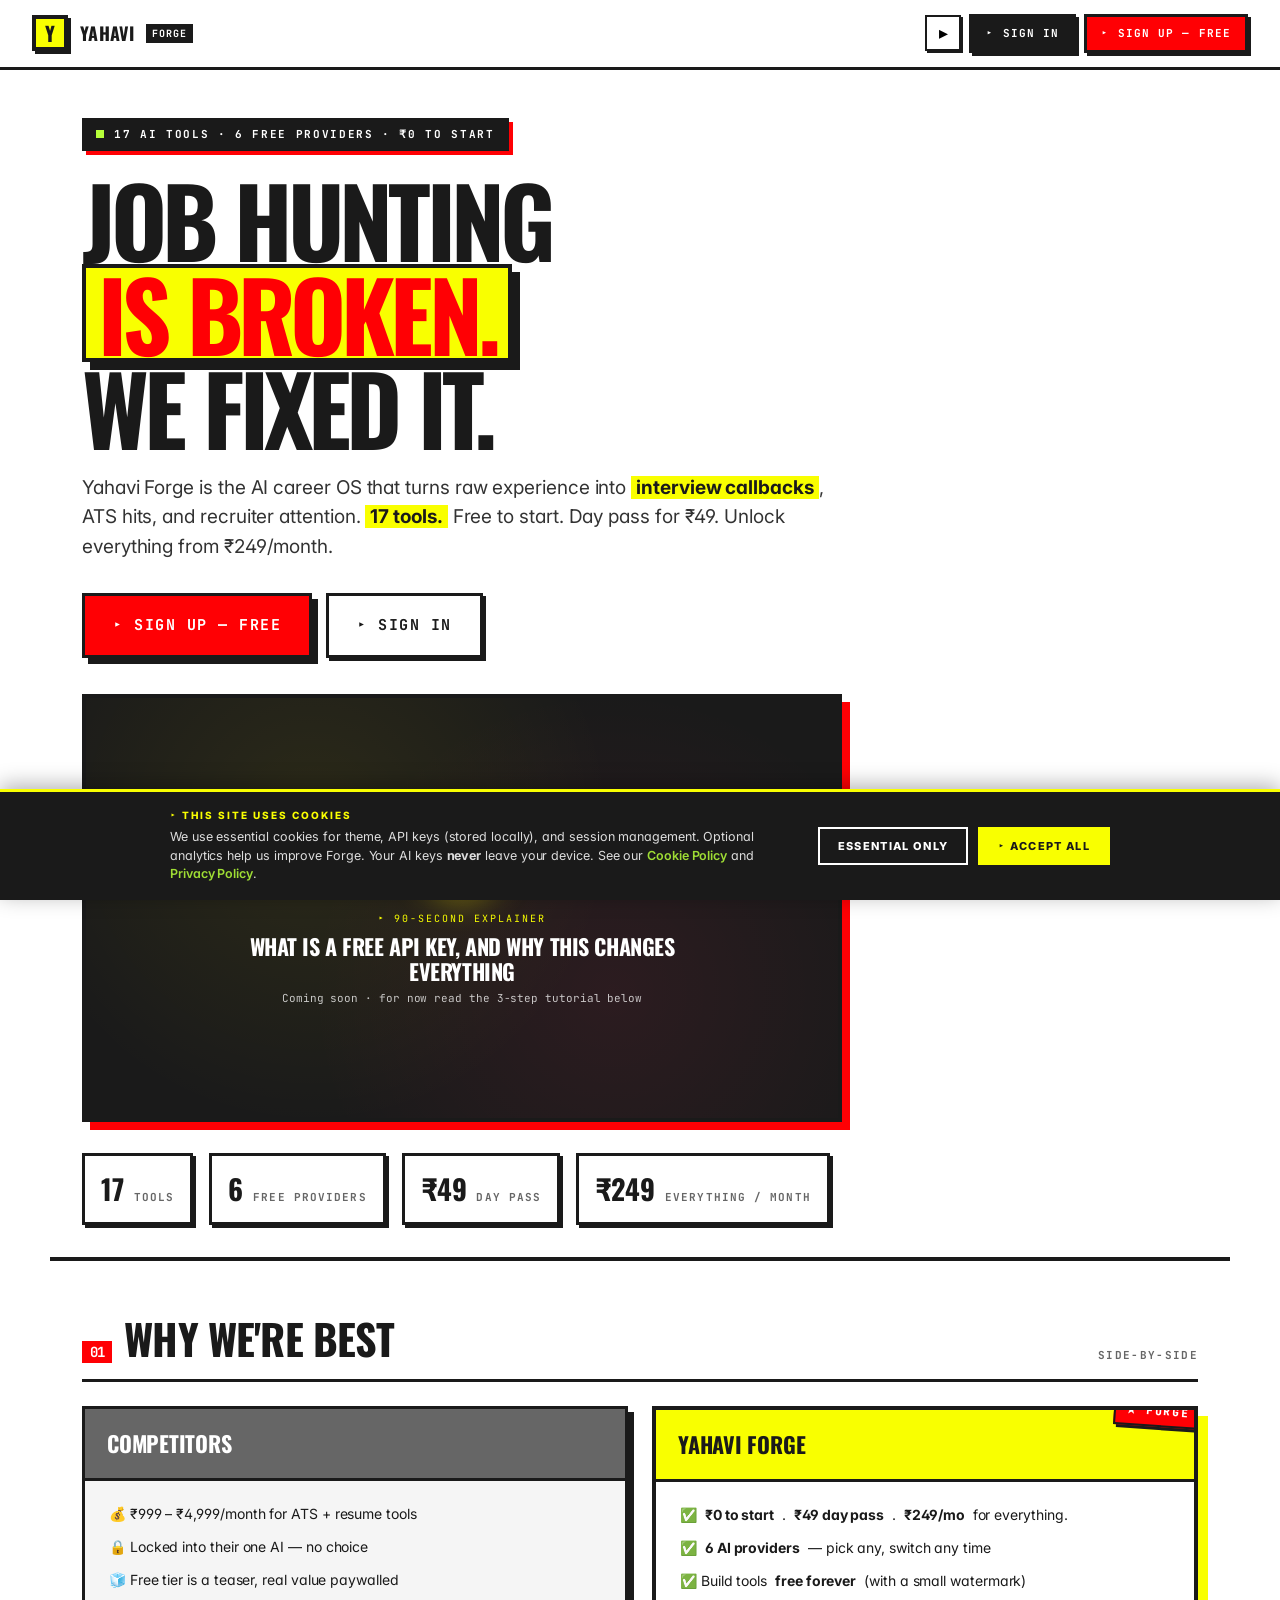
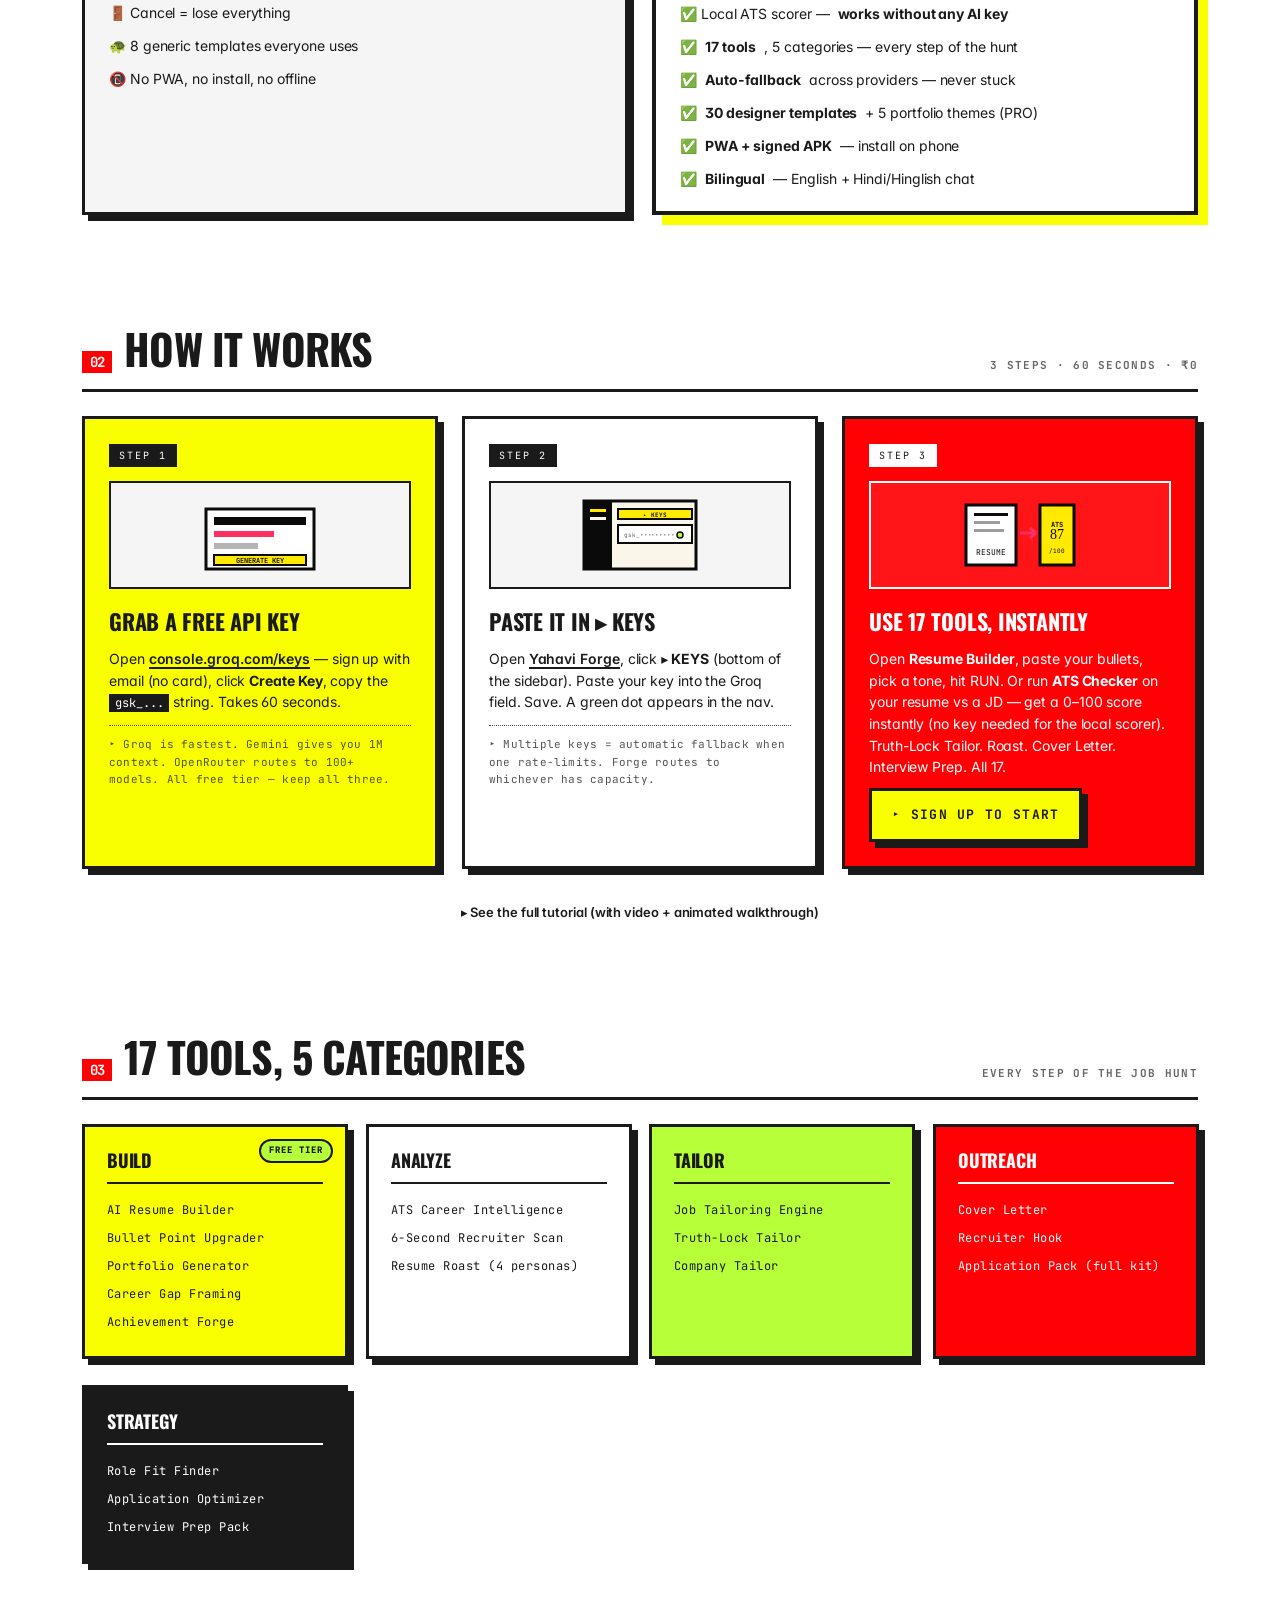
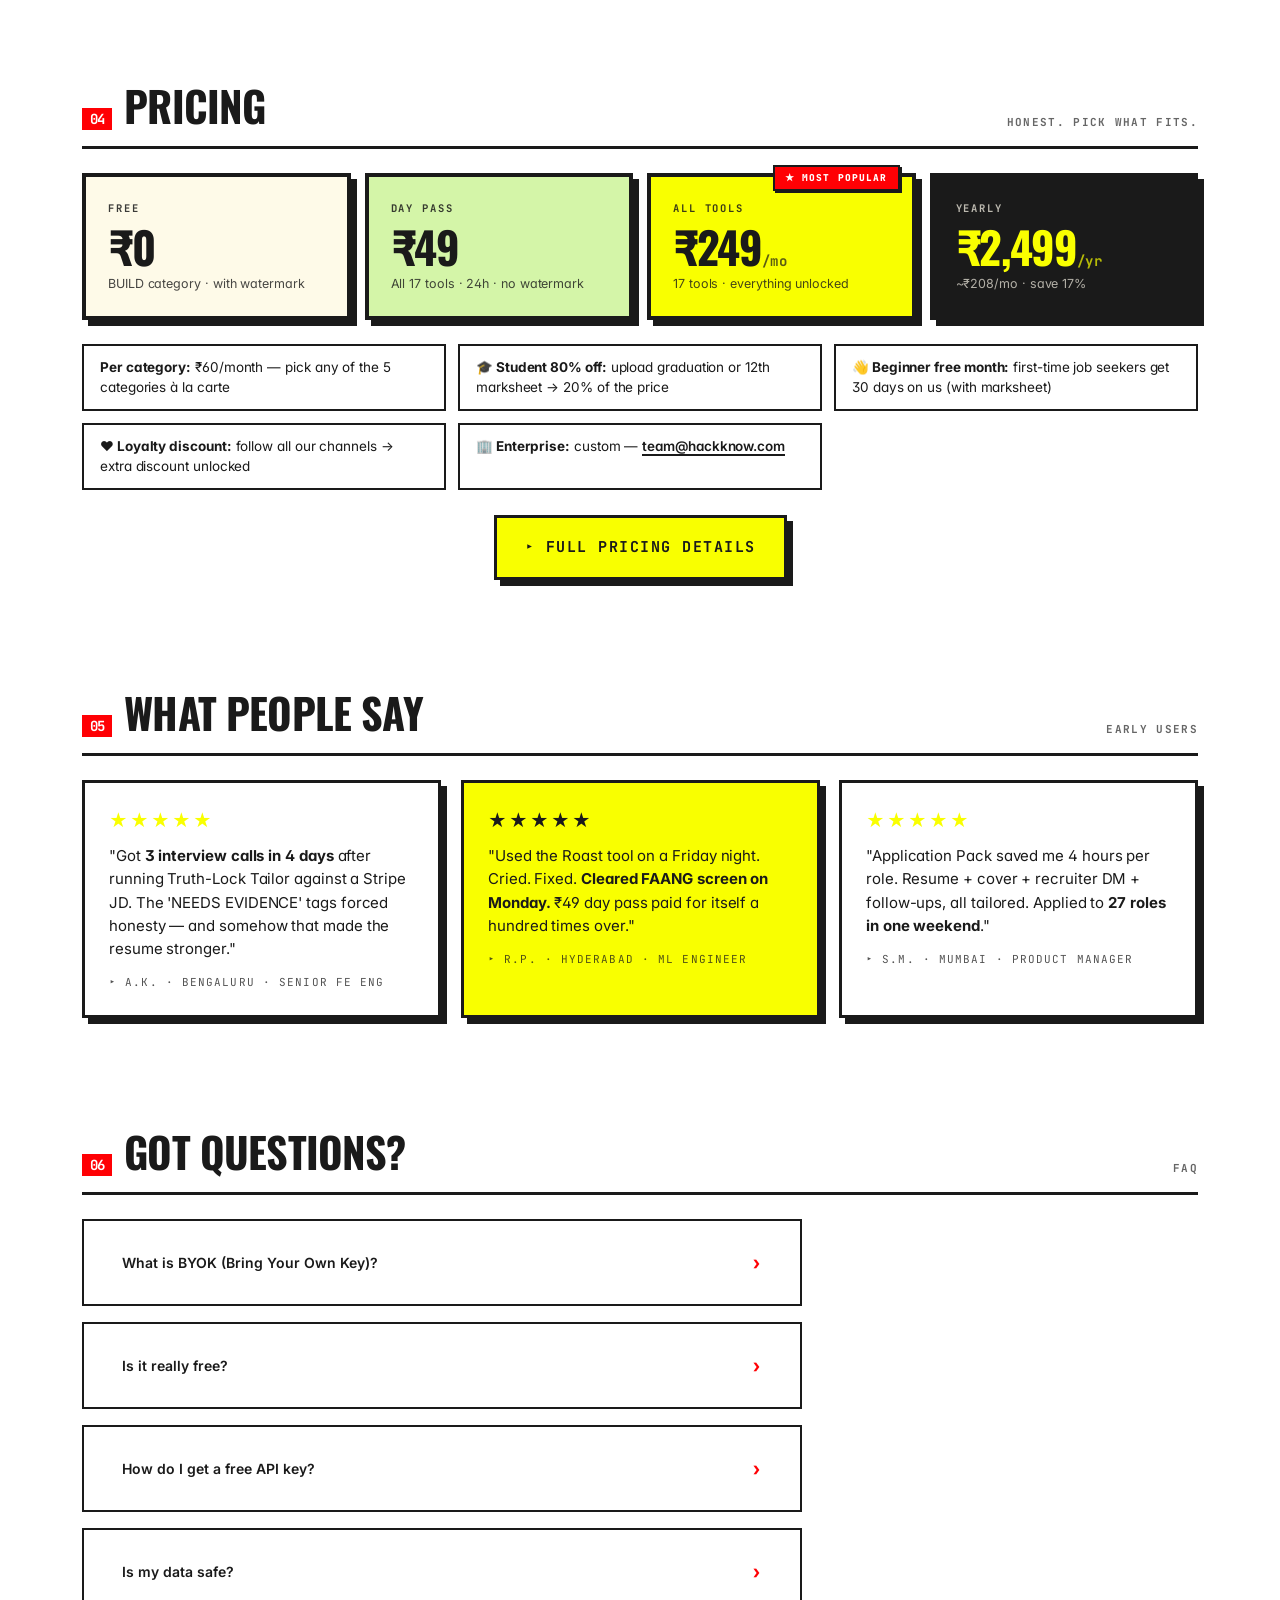
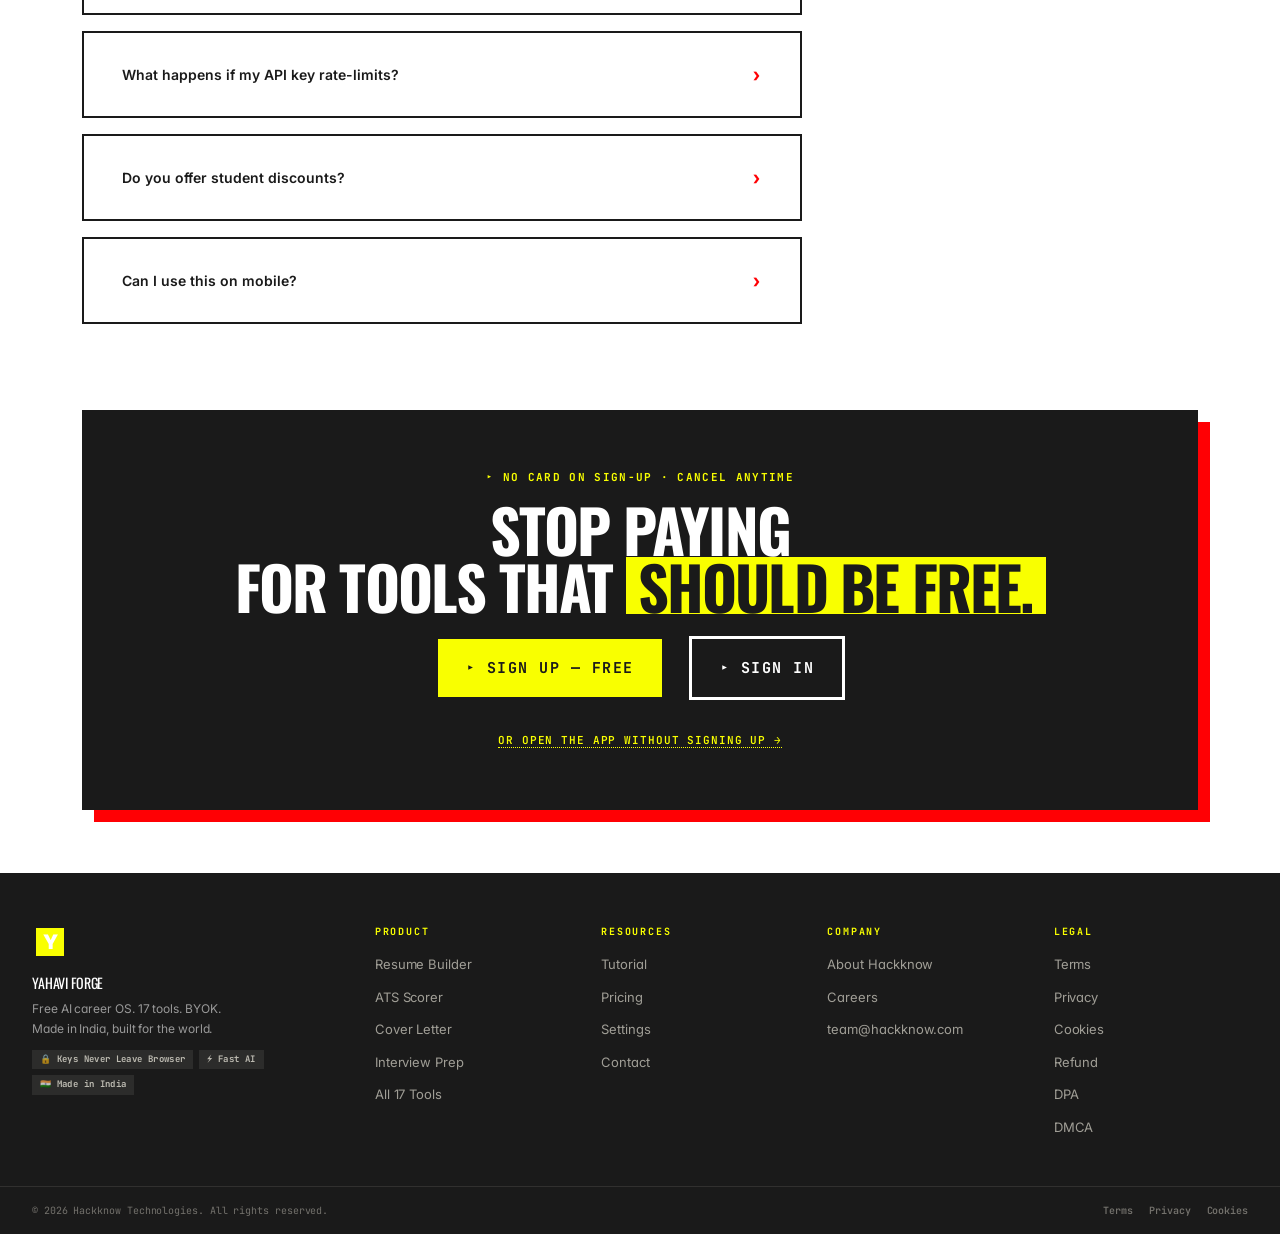
<file: index.html>
<!DOCTYPE html>
<html lang="en">
<head>
<meta charset="UTF-8" />
<meta name="viewport" content="width=device-width, initial-scale=1.0, viewport-fit=cover" />
<title>YAHAVI FORGE — AI Career OS · 17 Tools · ₹0 to start · by Hackknow</title>
<meta name="description" content="The free AI career OS. 17 tools: resume builder, ATS optimizer, recruiter roast, job tailoring, truth-lock tailor, company tailor, interview prep, role finder, cover letter, recruiter outreach & more. Bring your own free AI keys." />
<meta property="og:title" content="Yahavi Forge — Free AI Career OS, 17 tools" />
<meta property="og:description" content="Resume builder · ATS · Roast · Tailor · Truth-Lock · Interview Prep · Portfolio. 17 tools. Bring your own free keys. Made in India. Built for the World." />
<meta property="og:type" content="website" />
<meta property="og:url" content="https://forge.hackknow.com/" />
<link rel="canonical" href="https://forge.hackknow.com/" />
<link rel="icon" href="/favicon.svg" type="image/svg+xml" />
<link rel="manifest" href="/manifest.json" />
<meta name="theme-color" content="#0a0a0a" />

<link rel="preconnect" href="https://fonts.googleapis.com" />
<link rel="preconnect" href="https://fonts.gstatic.com" crossorigin />
<!-- v4: better landing fonts — Inter for body, Space Grotesk for UI labels, Archivo Black for display, JetBrains Mono for code -->
<link href="https://fonts.googleapis.com/css2?family=Oswald:wght@400;500;600;700&family=Inter:wght@400;500;600;700&family=JetBrains+Mono:wght@400;500;600;700;800&display=swap" rel="stylesheet" />

<link rel="stylesheet" href="styles.css" />
<link rel="stylesheet" href="forge-ui.css" />
<link rel="stylesheet" href="landing.css" />
<script src="js/theme.js"></script>
</head>
<body class="land-body">

<!-- =========== TOP NAV =========== -->
<nav class="nav-bar">
  <a class="brand" href="/" style="border:none;">
    <div class="brand-mark">Y</div>
    <span>YAHAVI</span>
    <span class="brand-sub">FORGE</span>
  </a>
  <div class="nav-status" id="nav-desktop-links">
    <button id="theme-toggle" class="theme-toggle" type="button" aria-label="Switch theme">☀</button>
    <a class="btn-settings" href="/login" style="background:var(--ink);">▸ SIGN IN</a>
    <a class="btn-settings" href="/login?mode=signup" style="background:var(--pink);color:var(--paper);">▸ SIGN UP — FREE</a>
  </div>
  <!-- Mobile hamburger -->
  <button class="nav-hamburger" id="nav-hamburger" type="button" aria-label="Open menu" aria-expanded="false">
    <span></span><span></span><span></span>
  </button>
</nav>
<!-- Mobile menu drawer -->
<div class="nav-mobile-drawer" id="nav-mobile-drawer" hidden>
  <a class="btn-settings" href="/login" style="width:100%;justify-content:center;background:var(--ink);">▸ SIGN IN</a>
  <a class="btn-settings" href="/login?mode=signup" style="width:100%;justify-content:center;background:var(--pink);color:var(--paper);">▸ SIGN UP — FREE</a>
  <a class="btn-settings" href="/app" style="width:100%;justify-content:center;background:transparent;border-color:var(--ink);">▸ OPEN APP (GUEST)</a>
</div>

<!-- =========== HERO =========== -->
<section class="land-hero">
  <div class="land-eyebrow reveal">
    <span class="blink"></span> 17 AI TOOLS · 6 FREE PROVIDERS · ₹0 TO START
  </div>
  <h1 class="land-title reveal">
    Job hunting
    <br><span class="accent">is broken.</span>
    <br>We fixed it.
  </h1>
  <p class="land-sub reveal stagger-1">
    Yahavi Forge is the AI career OS that turns raw experience into <strong>interview callbacks</strong>,
    ATS hits, and recruiter attention. <strong>17 tools.</strong> Free to start. Day pass for ₹49.
    Unlock everything from ₹249/month.
  </p>
  <div class="land-cta-row reveal stagger-2">
    <a class="btn btn-pink btn-xl" href="/login?mode=signup">▸ SIGN UP — FREE</a>
    <a class="btn btn-ghost btn-xl" href="/login">▸ SIGN IN</a>
  </div>

  <!-- Explainer video card — Wave 2 will swap in the real <video> -->
  <div class="land-video-card reveal scale stagger-3">
    <div class="land-video-frame">
      <div class="land-video-overlay">
        <button class="land-video-play" type="button" aria-label="Play explainer">▶</button>
        <div class="land-video-caption">
          <div class="land-video-eyebrow">▸ 90-SECOND EXPLAINER</div>
          <div class="land-video-title">What is a free API key, and why this changes everything</div>
          <div class="land-video-meta">Coming soon · for now read the 3-step tutorial below</div>
        </div>
      </div>
    </div>
  </div>

  <div class="land-stats reveal stagger-4">
    <div class="hero-stat"><strong>17</strong><span>TOOLS</span></div>
    <div class="hero-stat"><strong>6</strong><span>FREE PROVIDERS</span></div>
    <div class="hero-stat"><strong>₹49</strong><span>DAY PASS</span></div>
    <div class="hero-stat"><strong>₹249</strong><span>EVERYTHING / MONTH</span></div>
  </div>
</section>

<!-- =========== WHY WE'RE BEST =========== -->
<section class="land-section">
  <div class="section-head reveal">
    <div class="section-title"><span class="num">01</span>Why we're best</div>
    <div class="section-meta">Side-by-side</div>
  </div>

  <div class="compare-grid">
    <div class="compare-col panel reveal slide-left">
      <div class="compare-head" style="background:var(--ink-faint);">Competitors</div>
      <ul class="compare-list">
        <li>💰 ₹999 – ₹4,999/month for ATS + resume tools</li>
        <li>🔒 Locked into their one AI — no choice</li>
        <li>🧊 Free tier is a teaser, real value paywalled</li>
        <li>🚪 Cancel = lose everything</li>
        <li>🐢 8 generic templates everyone uses</li>
        <li>📵 No PWA, no install, no offline</li>
      </ul>
    </div>
    <div class="compare-col panel-best reveal slide-right">
      <div class="compare-head" style="background:var(--yellow);color:var(--ink);">YAHAVI FORGE</div>
      <ul class="compare-list">
        <li>✅ <strong>₹0 to start</strong>. <strong>₹49 day pass</strong>. <strong>₹249/mo</strong> for everything.</li>
        <li>✅ <strong>6 AI providers</strong> — pick any, switch any time</li>
        <li>✅ Build tools <strong>free forever</strong> (with a small watermark)</li>
        <li>✅ Local ATS scorer — <strong>works without any AI key</strong></li>
        <li>✅ <strong>17 tools</strong>, 5 categories — every step of the hunt</li>
        <li>✅ <strong>Auto-fallback</strong> across providers — never stuck</li>
        <li>✅ <strong>30 designer templates</strong> + 5 portfolio themes (PRO)</li>
        <li>✅ <strong>PWA + signed APK</strong> — install on phone</li>
        <li>✅ <strong>Bilingual</strong> — English + Hindi/Hinglish chat</li>
      </ul>
    </div>
  </div>
</section>

<!-- =========== 3-STEP TUTORIAL =========== -->
<section class="land-section" id="tutorial-anchor">
  <div class="section-head reveal">
    <div class="section-title"><span class="num">02</span>How it works</div>
    <div class="section-meta">3 steps · 60 seconds · ₹0</div>
  </div>

  <div class="tutorial-grid">
    <div class="tutorial-step panel-yellow reveal slide-left">
      <div class="tutorial-num">STEP 1</div>
      <div class="tutorial-illu">
        <svg viewBox="0 0 120 80" width="120" height="80" aria-hidden="true">
          <rect x="6" y="14" width="108" height="60" fill="#fff" stroke="#0a0a0a" stroke-width="3"/>
          <rect x="14" y="22" width="92" height="8" fill="#0a0a0a"/>
          <rect x="14" y="36" width="60" height="6" fill="#ff2e63"/>
          <rect x="14" y="48" width="44" height="6" fill="#0a0a0a" opacity=".3"/>
          <rect x="14" y="60" width="92" height="10" fill="#ffea00" stroke="#0a0a0a" stroke-width="2"/>
          <text x="60" y="68" font-family="JetBrains Mono" font-size="7" font-weight="700" text-anchor="middle" fill="#0a0a0a">GENERATE KEY</text>
        </svg>
      </div>
      <h3 class="tutorial-title">Grab a free API key</h3>
      <p class="tutorial-desc">
        Open <a href="https://console.groq.com/keys" target="_blank" rel="noopener noreferrer">console.groq.com/keys</a> — sign up with email
        (no card), click <strong>Create Key</strong>, copy the <code>gsk_...</code> string. Takes 60 seconds.
      </p>
      <p class="tutorial-fine">▸ Groq is fastest. Gemini gives you 1M context. OpenRouter routes to 100+ models. All free tier — keep all three.</p>
    </div>

    <div class="tutorial-step panel reveal scale">
      <div class="tutorial-num">STEP 2</div>
      <div class="tutorial-illu">
        <svg viewBox="0 0 120 80" width="120" height="80" aria-hidden="true">
          <rect x="4" y="6" width="112" height="68" fill="#faf6e9" stroke="#0a0a0a" stroke-width="3"/>
          <rect x="4" y="6" width="28" height="68" fill="#0a0a0a"/>
          <rect x="10" y="14" width="16" height="3" fill="#ffea00"/>
          <rect x="10" y="22" width="16" height="3" fill="#faf6e9"/>
          <rect x="38" y="14" width="74" height="10" fill="#ffea00" stroke="#0a0a0a" stroke-width="2"/>
          <text x="75" y="22" font-family="JetBrains Mono" font-size="6" font-weight="700" text-anchor="middle" fill="#0a0a0a">▸ KEYS</text>
          <rect x="38" y="30" width="74" height="18" fill="#fff" stroke="#0a0a0a" stroke-width="2"/>
          <text x="44" y="42" font-family="JetBrains Mono" font-size="6" fill="#6b6b6b">gsk_•••••••••</text>
          <circle cx="100" cy="40" r="3" fill="#b6ff39" stroke="#0a0a0a" stroke-width="1.5"/>
        </svg>
      </div>
      <h3 class="tutorial-title">Paste it in ▸ KEYS</h3>
      <p class="tutorial-desc">
        Open <a href="/app">Yahavi Forge</a>, click <strong>▸ KEYS</strong> (bottom of the sidebar). Paste your key into the Groq field. Save.
        A green dot appears in the nav.
      </p>
      <p class="tutorial-fine">▸ Multiple keys = automatic fallback when one rate-limits. Forge routes to whichever has capacity.</p>
    </div>

    <div class="tutorial-step panel-pink reveal slide-right">
      <div class="tutorial-num">STEP 3</div>
      <div class="tutorial-illu">
        <svg viewBox="0 0 120 80" width="120" height="80" aria-hidden="true">
          <rect x="6" y="10" width="50" height="60" fill="#fff" stroke="#0a0a0a" stroke-width="3"/>
          <rect x="14" y="18" width="34" height="3" fill="#0a0a0a"/>
          <rect x="14" y="26" width="26" height="3" fill="#0a0a0a" opacity=".4"/>
          <rect x="14" y="34" width="30" height="3" fill="#0a0a0a" opacity=".4"/>
          <text x="31" y="60" font-family="JetBrains Mono" font-size="8" text-anchor="middle" fill="#0a0a0a">RESUME</text>
          <path d="M 60 38 L 76 38 M 76 38 L 70 33 M 76 38 L 70 43" stroke="#ff2e63" stroke-width="3" fill="none"/>
          <rect x="80" y="10" width="34" height="60" fill="#ffea00" stroke="#0a0a0a" stroke-width="3"/>
          <text x="97" y="32" font-family="JetBrains Mono" font-size="7" font-weight="700" text-anchor="middle" fill="#0a0a0a">ATS</text>
          <text x="97" y="44" font-family="Archivo Black" font-size="14" text-anchor="middle" fill="#0a0a0a">87</text>
          <text x="97" y="58" font-family="JetBrains Mono" font-size="6" text-anchor="middle" fill="#0a0a0a">/100</text>
        </svg>
      </div>
      <h3 class="tutorial-title">Use 17 tools, instantly</h3>
      <p class="tutorial-desc">
        Open <strong>Resume Builder</strong>, paste your bullets, pick a tone, hit RUN. Or run
        <strong>ATS Checker</strong> on your resume vs a JD — get a 0–100 score instantly (no key needed for the local scorer).
        Truth-Lock Tailor. Roast. Cover Letter. Interview Prep. All 17.
      </p>
      <a class="btn btn-primary" href="/login?mode=signup">▸ SIGN UP TO START</a>
    </div>
  </div>

  <p style="text-align:center;margin-top:18px;">
    <a class="nav-link" href="/tutorial">▸ See the full tutorial (with video + animated walkthrough)</a>
  </p>
</section>

<!-- =========== TOOLS PREVIEW =========== -->
<section class="land-section">
  <div class="section-head reveal">
    <div class="section-title"><span class="num">03</span>17 tools, 5 categories</div>
    <div class="section-meta">Every step of the job hunt</div>
  </div>

  <div class="cat-grid">
    <div class="cat-card panel-yellow reveal scale stagger-1"><h4>BUILD</h4>
      <ul><li>AI Resume Builder</li><li>Bullet Point Upgrader</li><li>Portfolio Generator</li><li>Career Gap Framing</li><li>Achievement Forge</li></ul>
      <div class="cat-card-tag">FREE TIER</div>
    </div>
    <div class="cat-card panel reveal scale stagger-2"><h4>ANALYZE</h4>
      <ul><li>ATS Career Intelligence</li><li>6-Second Recruiter Scan</li><li>Resume Roast (4 personas)</li></ul></div>
    <div class="cat-card panel-lime reveal scale stagger-3"><h4>TAILOR</h4>
      <ul><li>Job Tailoring Engine</li><li>Truth-Lock Tailor</li><li>Company Tailor</li></ul></div>
    <div class="cat-card panel-pink reveal scale stagger-4"><h4>OUTREACH</h4>
      <ul><li>Cover Letter</li><li>Recruiter Hook</li><li>Application Pack (full kit)</li></ul></div>
    <div class="cat-card panel-dark reveal scale stagger-4"><h4>STRATEGY</h4>
      <ul><li>Role Fit Finder</li><li>Application Optimizer</li><li>Interview Prep Pack</li></ul></div>
  </div>
</section>

<!-- =========== PRICING TEASER =========== -->
<section class="land-section" id="pricing">
  <div class="section-head reveal">
    <div class="section-title"><span class="num">04</span>Pricing</div>
    <div class="section-meta">Honest. Pick what fits.</div>
  </div>

  <div class="pricing-row reveal">
    <div class="price-pill price-pill-free">
      <div class="pp-name">FREE</div>
      <div class="pp-price">₹0</div>
      <div class="pp-meta">BUILD category · with watermark</div>
    </div>
    <div class="price-pill price-pill-day">
      <div class="pp-name">DAY PASS</div>
      <div class="pp-price">₹49</div>
      <div class="pp-meta">All 17 tools · 24h · no watermark</div>
    </div>
    <div class="price-pill price-pill-monthly">
      <div class="pp-name">ALL TOOLS</div>
      <div class="pp-price">₹249<span>/mo</span></div>
      <div class="pp-meta">17 tools · everything unlocked</div>
    </div>
    <div class="price-pill price-pill-year">
      <div class="pp-name">YEARLY</div>
      <div class="pp-price">₹2,499<span>/yr</span></div>
      <div class="pp-meta">~₹208/mo · save 17%</div>
    </div>
  </div>

  <div class="pricing-extras reveal stagger-2">
    <div class="extra"><strong>Per category:</strong> ₹60/month — pick any of the 5 categories à la carte</div>
    <div class="extra"><strong>🎓 Student 80% off:</strong> upload graduation or 12th marksheet → 20% of the price</div>
    <div class="extra"><strong>👋 Beginner free month:</strong> first-time job seekers get 30 days on us (with marksheet)</div>
    <div class="extra"><strong>❤ Loyalty discount:</strong> follow all our channels → extra discount unlocked</div>
    <div class="extra"><strong>🏢 Enterprise:</strong> custom — <a href="mailto:team@hackknow.com">team@hackknow.com</a></div>
  </div>

  <div class="pricing-cta reveal stagger-3">
    <a class="btn btn-primary btn-xl" href="/pricing">▸ FULL PRICING DETAILS</a>
  </div>
</section>

<!-- =========== TESTIMONIALS =========== -->
<section class="land-section">
  <div class="section-head reveal">
    <div class="section-title"><span class="num">05</span>What people say</div>
    <div class="section-meta">Early users</div>
  </div>
  <div class="testi-grid">
    <div class="testi-card panel reveal stagger-1">
      <div class="testi-stars">★★★★★</div>
      <p>"Got <strong>3 interview calls in 4 days</strong> after running Truth-Lock Tailor against a Stripe JD. The 'NEEDS EVIDENCE' tags forced honesty — and somehow that made the resume stronger."</p>
      <div class="testi-name">▸ A.K. · Bengaluru · Senior FE Eng</div>
    </div>
    <div class="testi-card panel-yellow reveal stagger-2">
      <div class="testi-stars">★★★★★</div>
      <p>"Used the Roast tool on a Friday night. Cried. Fixed. <strong>Cleared FAANG screen on Monday.</strong> ₹49 day pass paid for itself a hundred times over."</p>
      <div class="testi-name">▸ R.P. · Hyderabad · ML Engineer</div>
    </div>
    <div class="testi-card panel reveal stagger-3">
      <div class="testi-stars">★★★★★</div>
      <p>"Application Pack saved me 4 hours per role. Resume + cover + recruiter DM + follow-ups, all tailored. Applied to <strong>27 roles in one weekend</strong>."</p>
      <div class="testi-name">▸ S.M. · Mumbai · Product Manager</div>
    </div>
  </div>
</section>

<!-- =========== FAQ =========== -->
<section class="land-section">
  <div class="section-head reveal">
    <div class="section-title"><span class="num">06</span>Got questions?</div>
    <div class="section-meta">FAQ</div>
  </div>
  <div class="faq-list" id="faq-list">
    <div class="faq-item reveal">
      <button class="faq-q" type="button" aria-expanded="false">
        What is BYOK (Bring Your Own Key)?
        <span class="faq-chevron">›</span>
      </button>
      <div class="faq-a">BYOK means you use your own free API keys from AI providers like Groq, Google Gemini, or OpenRouter. Your keys stay in your browser — we never see them. This keeps costs low and gives you full control.</div>
    </div>
    <div class="faq-item reveal">
      <button class="faq-q" type="button" aria-expanded="false">
        Is it really free?
        <span class="faq-chevron">›</span>
      </button>
      <div class="faq-a">Yes. The BUILD category (5 tools) + ATS Scorer are free forever with a small watermark on exports. Paid plans (₹49/day, ₹249/month, ₹2,499/year) unlock all 17 tools and remove watermarks.</div>
    </div>
    <div class="faq-item reveal">
      <button class="faq-q" type="button" aria-expanded="false">
        How do I get a free API key?
        <span class="faq-chevron">›</span>
      </button>
      <div class="faq-a">Go to <a href="https://console.groq.com/keys" target="_blank" rel="noopener noreferrer">console.groq.com/keys</a> and sign up with email — no credit card needed. Takes 60 seconds. Groq gives you 6,000 requests/minute free. You can also add Google Gemini and OpenRouter (both free).</div>
    </div>
    <div class="faq-item reveal">
      <button class="faq-q" type="button" aria-expanded="false">
        Is my data safe?
        <span class="faq-chevron">›</span>
      </button>
      <div class="faq-a">Your resume text and API keys never touch our servers — they go directly from your browser to the AI provider. We only hold minimal account data if you sign in (email, name), stored in Supabase with row-level security.</div>
    </div>
    <div class="faq-item reveal">
      <button class="faq-q" type="button" aria-expanded="false">
        What happens if my API key rate-limits?
        <span class="faq-chevron">›</span>
      </button>
      <div class="faq-a">Forge automatically falls back to the next available provider: Groq → Gemini → OpenRouter → Together → Mistral → Cohere. Add multiple keys to get seamless, uninterrupted access.</div>
    </div>
    <div class="faq-item reveal">
      <button class="faq-q" type="button" aria-expanded="false">
        Do you offer student discounts?
        <span class="faq-chevron">›</span>
      </button>
      <div class="faq-a">Yes — 80% off any paid plan. Email <a href="mailto:team@hackknow.com?subject=Student Discount Claim">team@hackknow.com</a> with subject "Student Discount Claim" and attach your graduation certificate or 12th marksheet.</div>
    </div>
    <div class="faq-item reveal">
      <button class="faq-q" type="button" aria-expanded="false">
        Can I use this on mobile?
        <span class="faq-chevron">›</span>
      </button>
      <div class="faq-a">Yes. Yahavi Forge is fully responsive and works on all mobile browsers. Install it as a PWA from your browser menu for an app-like experience with offline support.</div>
    </div>
  </div>
</section>

<!-- =========== FINAL CTA — Sign Up first, "Open App" only as a small link =========== -->
<section class="land-section land-final">
  <div class="panel-dark land-final-card reveal scale">
    <div class="section-meta" style="color:var(--yellow);">▸ NO CARD ON SIGN-UP · CANCEL ANYTIME</div>
    <h2 class="land-final-h">
      Stop paying<br>for tools that
      <span class="land-final-mark">should be free.</span>
    </h2>
    <div class="land-final-ctas">
      <a class="btn btn-primary btn-xl" href="/login?mode=signup">▸ SIGN UP — FREE</a>
      <a class="btn btn-ghost btn-xl" href="/login" style="background:transparent;color:var(--paper);border-color:var(--paper);">▸ SIGN IN</a>
    </div>
    <div class="land-final-foot">
      <a href="/app" class="land-final-skip">Or open the app without signing up →</a>
    </div>
  </div>
</section>

<!-- =========== FOOTER =========== -->
<footer class="land-footer">
  <div class="land-footer-inner">
    <div class="land-footer-brand">
      <div class="brand-mark" style="margin-bottom:12px;">Y</div>
      <div style="font-family:var(--font-display);font-size:14px;text-transform:uppercase;letter-spacing:-.01em;margin-bottom:6px;">YAHAVI FORGE</div>
      <p style="font-size:12px;opacity:.55;line-height:1.6;max-width:220px;margin-bottom:12px;">Free AI career OS. 17 tools. BYOK. Made in India, built for the world.</p>
      <div style="display:flex;gap:6px;flex-wrap:wrap;">
        <span class="land-footer-badge">🔒 Keys Never Leave Browser</span>
        <span class="land-footer-badge">⚡ Fast AI</span>
        <span class="land-footer-badge">🇮🇳 Made in India</span>
      </div>
    </div>
    <div class="land-footer-col">
      <div class="land-footer-col-h">Product</div>
      <ul>
        <li><a href="/app#/builder">Resume Builder</a></li>
        <li><a href="/app#/ats">ATS Scorer</a></li>
        <li><a href="/app#/cover-letter">Cover Letter</a></li>
        <li><a href="/app#/prep">Interview Prep</a></li>
        <li><a href="/app">All 17 Tools</a></li>
      </ul>
    </div>
    <div class="land-footer-col">
      <div class="land-footer-col-h">Resources</div>
      <ul>
        <li><a href="/tutorial">Tutorial</a></li>
        <li><a href="/pricing">Pricing</a></li>
        <li><a href="/settings">Settings</a></li>
        <li><a href="mailto:team@hackknow.com">Contact</a></li>
      </ul>
    </div>
    <div class="land-footer-col">
      <div class="land-footer-col-h">Company</div>
      <ul>
        <li><a href="https://hackknow.com" target="_blank" rel="noopener noreferrer">About Hackknow</a></li>
        <li><a href="https://hackknow.com" target="_blank" rel="noopener noreferrer">Careers</a></li>
        <li><a href="mailto:team@hackknow.com">team@hackknow.com</a></li>
      </ul>
    </div>
    <div class="land-footer-col">
      <div class="land-footer-col-h">Legal</div>
      <ul>
        <li><a href="/terms">Terms</a></li>
        <li><a href="/privacy">Privacy</a></li>
        <li><a href="/cookies">Cookies</a></li>
        <li><a href="/refund">Refund</a></li>
        <li><a href="/dpa">DPA</a></li>
        <li><a href="/dmca">DMCA</a></li>
      </ul>
    </div>
  </div>
  <div class="land-footer-bottom">
    <span>© 2026 Hackknow Technologies. All rights reserved.</span>
    <div style="display:flex;gap:16px;">
      <a href="/terms">Terms</a>
      <a href="/privacy">Privacy</a>
      <a href="/cookies">Cookies</a>
    </div>
  </div>
</footer>
<div id="site-footer" style="display:none;"></div>

<!-- =========== ASK YAHAVI floating button =========== -->
<button id="ask-yahavi-btn" class="ask-yahavi-btn" aria-label="Ask Yahavi AI">
  <svg width="22" height="25" viewBox="0 0 80 88" xmlns="http://www.w3.org/2000/svg" aria-hidden="true">
    <line x1="40" y1="2" x2="40" y2="14" stroke="#111" stroke-width="4" stroke-linecap="round"/>
    <circle cx="40" cy="2" r="5" fill="#FFD400" stroke="#111" stroke-width="2.5"/>
    <rect x="6" y="12" width="68" height="56" rx="12" fill="#FFD400" stroke="#111" stroke-width="4"/>
    <polygon points="18,68 6,84 36,68" fill="#FFD400" stroke="#111" stroke-width="3" stroke-linejoin="round"/>
    <rect x="14" y="20" width="52" height="36" rx="6" fill="#111"/>
    <rect x="18" y="28" width="16" height="14" rx="3" fill="#FFD400"/>
    <rect x="46" y="28" width="16" height="14" rx="3" fill="#FFD400"/>
    <rect x="-2" y="26" width="10" height="18" rx="4" fill="#FF2E63" stroke="#111" stroke-width="3"/>
    <rect x="72" y="26" width="10" height="18" rx="4" fill="#FF2E63" stroke="#111" stroke-width="3"/>
  </svg>
  <span class="ask-label">Ask Yahavi</span>
</button>

<!-- =========== SCRIPTS =========== -->
<script src="forge-ui.js"></script>
<script src="js/scroll-anim.js"></script>
<script src="js/chatbot.js"></script>
<script src="js/cookie-consent.js"></script>
<script>
/* FAQ accordion */
document.querySelectorAll('.faq-q').forEach(function(btn) {
  btn.addEventListener('click', function() {
    var item = btn.parentElement;
    var isOpen = item.classList.contains('open');
    document.querySelectorAll('.faq-item').forEach(function(i) { i.classList.remove('open'); i.querySelector('.faq-q').setAttribute('aria-expanded','false'); });
    if (!isOpen) { item.classList.add('open'); btn.setAttribute('aria-expanded','true'); }
  });
});
/* Mobile hamburger */
var hamburger = document.getElementById('nav-hamburger');
var drawer = document.getElementById('nav-mobile-drawer');
if (hamburger && drawer) {
  hamburger.addEventListener('click', function() {
    var open = !drawer.hidden;
    drawer.hidden = open;
    hamburger.setAttribute('aria-expanded', !open);
    hamburger.classList.toggle('open', !open);
  });
}
</script>
</body>
</html>
</file>
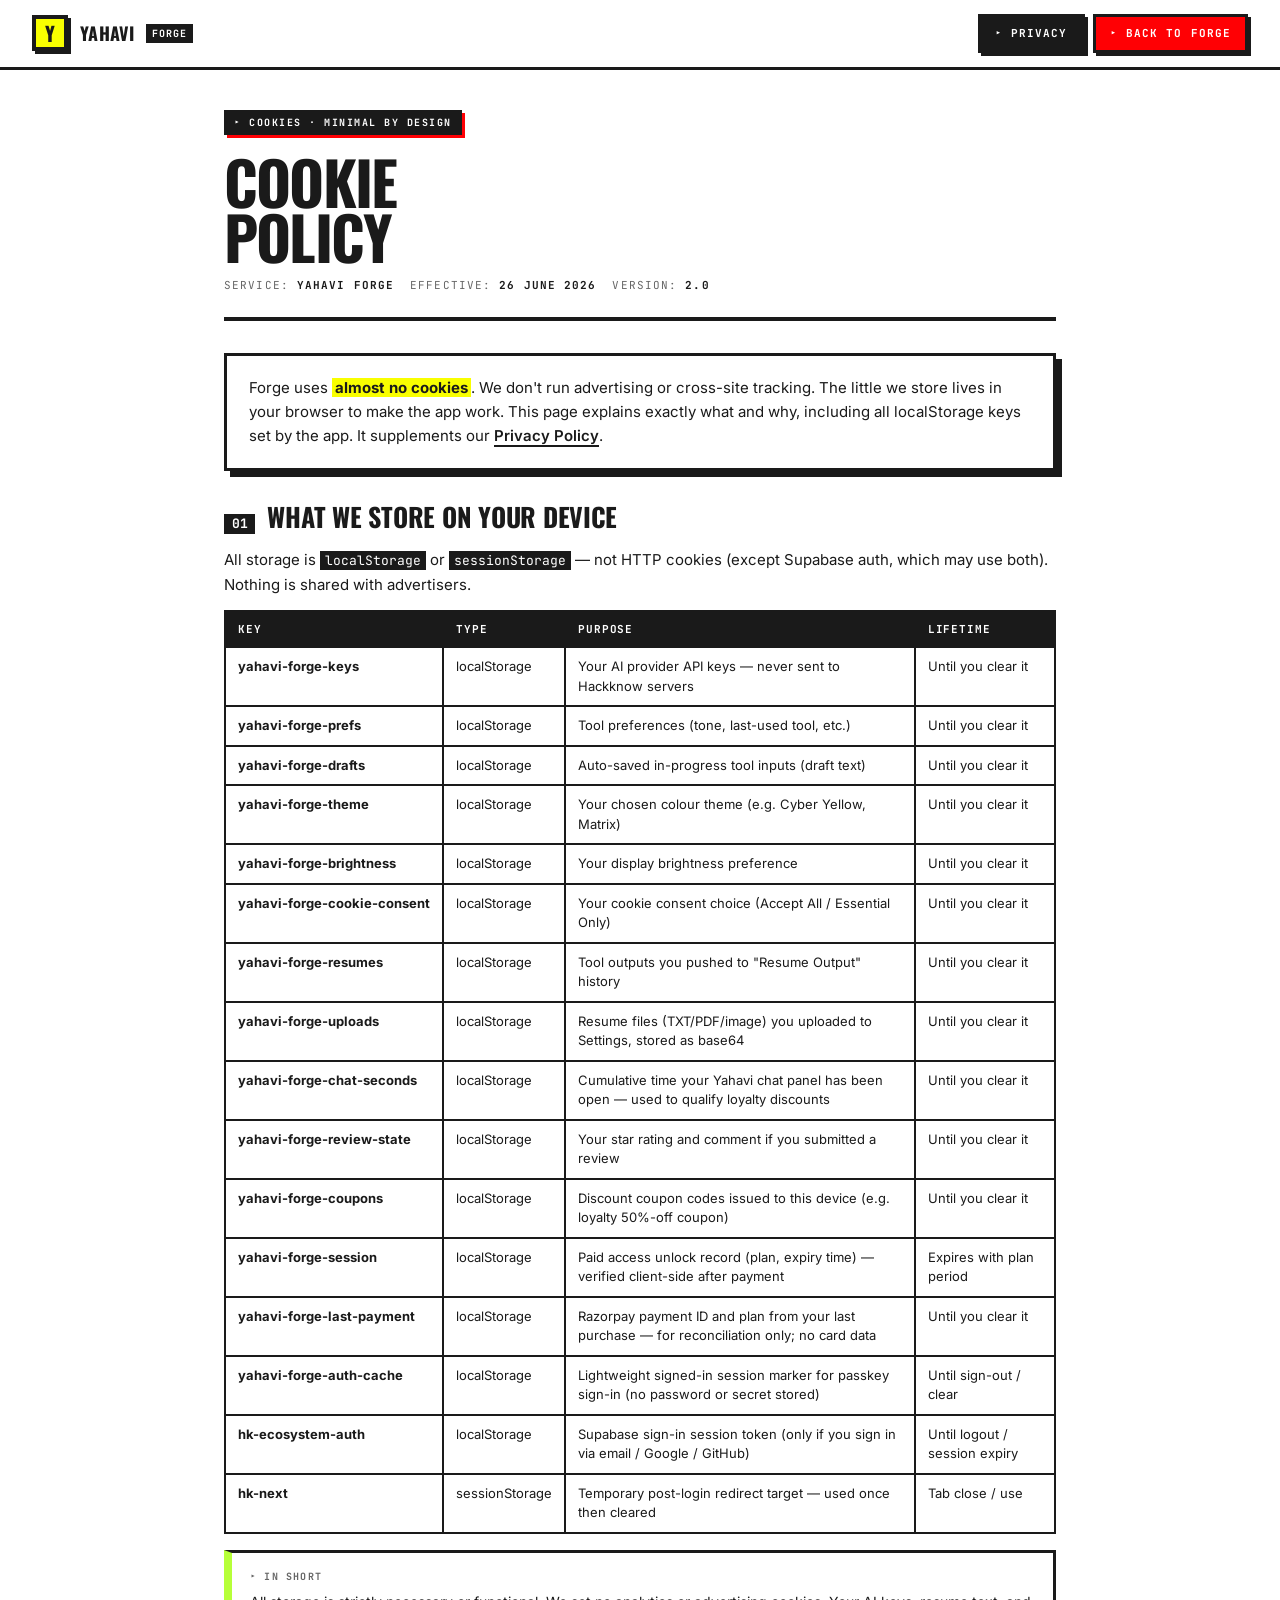
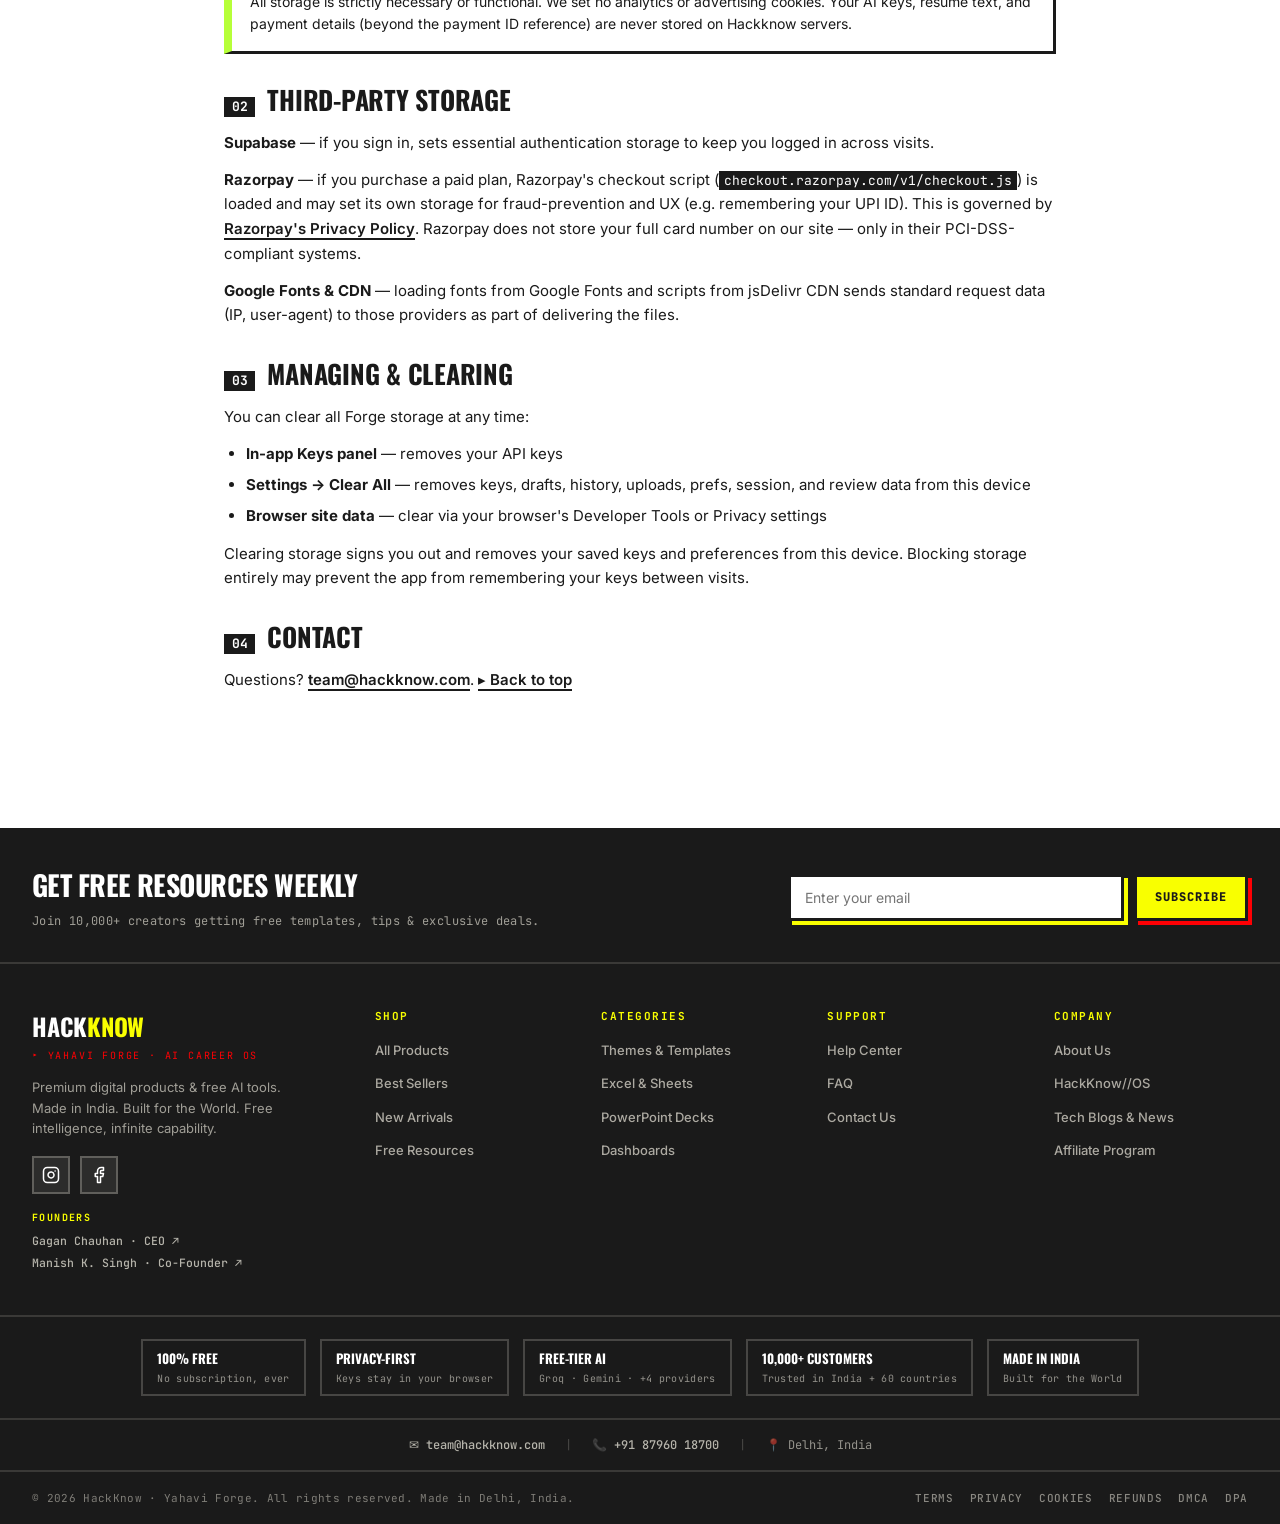
<file: cookies.html>
<!DOCTYPE html>
<html lang="en">
<head>
<meta charset="UTF-8" />
<meta name="viewport" content="width=device-width, initial-scale=1.0" />
<title>Cookie Policy — Yahavi Forge · by Hackknow</title>
<meta name="description" content="Cookie & local storage policy for Yahavi Forge by Hackknow. Minimal by design." />
<link rel="icon" href="/favicon.svg" type="image/svg+xml" />
<link rel="preconnect" href="https://fonts.googleapis.com">
<link rel="preconnect" href="https://fonts.gstatic.com" crossorigin>
<link href="https://fonts.googleapis.com/css2?family=Oswald:wght@400;500;600;700&family=Inter:wght@400;500;600;700&family=JetBrains+Mono:wght@400;500;600;700;800&display=swap" rel="stylesheet">
<link rel="stylesheet" href="styles.css" />
<link rel="stylesheet" href="legal.css" />
<link rel="stylesheet" href="forge-ui.css" />
</head>
<body>

<nav class="nav-bar">
  <a class="brand" href="/" style="border:none;">
    <div class="brand-mark">Y</div>
    <span>YAHAVI</span>
    <span class="brand-sub">FORGE</span>
  </a>
  <div class="nav-status">
    <a class="btn-settings" href="/privacy" style="background:var(--ink);">▸ PRIVACY</a>
    <a class="btn-settings" href="/">▸ BACK TO FORGE</a>
  </div>
</nav>

<main class="legal-main">
  <header class="legal-head">
    <div class="legal-eyebrow">▸ COOKIES · MINIMAL BY DESIGN</div>
    <h1 class="legal-title">Cookie<br>Policy</h1>
    <div class="legal-meta">
      <span>Service: <strong>Yahavi Forge</strong></span>
      <span>Effective: <strong>26 June 2026</strong></span>
      <span>Version: <strong>2.0</strong></span>
    </div>
  </header>

  <div class="legal-intro">
    Forge uses <strong>almost no cookies</strong>. We don't run advertising or cross-site tracking. The little we
    store lives in your browser to make the app work. This page explains exactly what and why, including all
    localStorage keys set by the app. It supplements our <a href="/privacy">Privacy Policy</a>.
  </div>

  <section class="legal-section" id="what">
    <h2><span class="num">01</span>What we store on your device</h2>
    <p>All storage is <code>localStorage</code> or <code>sessionStorage</code> — not HTTP cookies (except Supabase auth,
    which may use both). Nothing is shared with advertisers.</p>

    <table class="legal-table">
      <thead><tr><th>Key</th><th>Type</th><th>Purpose</th><th>Lifetime</th></tr></thead>
      <tbody>
        <tr><td>yahavi-forge-keys</td><td>localStorage</td><td>Your AI provider API keys — never sent to Hackknow servers</td><td>Until you clear it</td></tr>
        <tr><td>yahavi-forge-prefs</td><td>localStorage</td><td>Tool preferences (tone, last-used tool, etc.)</td><td>Until you clear it</td></tr>
        <tr><td>yahavi-forge-drafts</td><td>localStorage</td><td>Auto-saved in-progress tool inputs (draft text)</td><td>Until you clear it</td></tr>
        <tr><td>yahavi-forge-theme</td><td>localStorage</td><td>Your chosen colour theme (e.g. Cyber Yellow, Matrix)</td><td>Until you clear it</td></tr>
        <tr><td>yahavi-forge-brightness</td><td>localStorage</td><td>Your display brightness preference</td><td>Until you clear it</td></tr>
        <tr><td>yahavi-forge-cookie-consent</td><td>localStorage</td><td>Your cookie consent choice (Accept All / Essential Only)</td><td>Until you clear it</td></tr>
        <tr><td>yahavi-forge-resumes</td><td>localStorage</td><td>Tool outputs you pushed to "Resume Output" history</td><td>Until you clear it</td></tr>
        <tr><td>yahavi-forge-uploads</td><td>localStorage</td><td>Resume files (TXT/PDF/image) you uploaded to Settings, stored as base64</td><td>Until you clear it</td></tr>
        <tr><td>yahavi-forge-chat-seconds</td><td>localStorage</td><td>Cumulative time your Yahavi chat panel has been open — used to qualify loyalty discounts</td><td>Until you clear it</td></tr>
        <tr><td>yahavi-forge-review-state</td><td>localStorage</td><td>Your star rating and comment if you submitted a review</td><td>Until you clear it</td></tr>
        <tr><td>yahavi-forge-coupons</td><td>localStorage</td><td>Discount coupon codes issued to this device (e.g. loyalty 50%-off coupon)</td><td>Until you clear it</td></tr>
        <tr><td>yahavi-forge-session</td><td>localStorage</td><td>Paid access unlock record (plan, expiry time) — verified client-side after payment</td><td>Expires with plan period</td></tr>
        <tr><td>yahavi-forge-last-payment</td><td>localStorage</td><td>Razorpay payment ID and plan from your last purchase — for reconciliation only; no card data</td><td>Until you clear it</td></tr>
        <tr><td>yahavi-forge-auth-cache</td><td>localStorage</td><td>Lightweight signed-in session marker for passkey sign-in (no password or secret stored)</td><td>Until sign-out / clear</td></tr>
        <tr><td>hk-ecosystem-auth</td><td>localStorage</td><td>Supabase sign-in session token (only if you sign in via email / Google / GitHub)</td><td>Until logout / session expiry</td></tr>
        <tr><td>hk-next</td><td>sessionStorage</td><td>Temporary post-login redirect target — used once then cleared</td><td>Tab close / use</td></tr>
      </tbody>
    </table>
    <div class="legal-callout lime">
      <span class="tag">▸ In short</span>
      All storage is strictly necessary or functional. We set no analytics or advertising cookies. Your AI keys, resume text, and payment details (beyond the payment ID reference) are never stored on Hackknow servers.
    </div>
  </section>

  <section class="legal-section" id="third">
    <h2><span class="num">02</span>Third-party storage</h2>
    <p><strong>Supabase</strong> — if you sign in, sets essential authentication storage to keep you logged in across visits.</p>
    <p><strong>Razorpay</strong> — if you purchase a paid plan, Razorpay's checkout script (<code>checkout.razorpay.com/v1/checkout.js</code>) is loaded and may set its own storage for fraud-prevention and UX (e.g. remembering your UPI ID). This is governed by <a href="https://razorpay.com/privacy/" target="_blank" rel="noopener noreferrer">Razorpay's Privacy Policy</a>. Razorpay does not store your full card number on our site — only in their PCI-DSS-compliant systems.</p>
    <p><strong>Google Fonts &amp; CDN</strong> — loading fonts from Google Fonts and scripts from jsDelivr CDN sends standard request data (IP, user-agent) to those providers as part of delivering the files.</p>
  </section>

  <section class="legal-section" id="manage">
    <h2><span class="num">03</span>Managing &amp; clearing</h2>
    <p>You can clear all Forge storage at any time:</p>
    <ul>
      <li><strong>In-app Keys panel</strong> — removes your API keys</li>
      <li><strong>Settings → Clear All</strong> — removes keys, drafts, history, uploads, prefs, session, and review data from this device</li>
      <li><strong>Browser site data</strong> — clear via your browser's Developer Tools or Privacy settings</li>
    </ul>
    <p>Clearing storage signs you out and removes your saved keys and preferences from this device. Blocking storage entirely may prevent the app from remembering your keys between visits.</p>
  </section>

  <section class="legal-section" id="contact">
    <h2><span class="num">04</span>Contact</h2>
    <p>Questions? <a href="mailto:team@hackknow.com">team@hackknow.com</a>. <a href="#what">▸ Back to top</a></p>
  </section>
</main>

<div id="site-footer"></div>
<script src="forge-ui.js"></script>
</body>
</html>
</file>
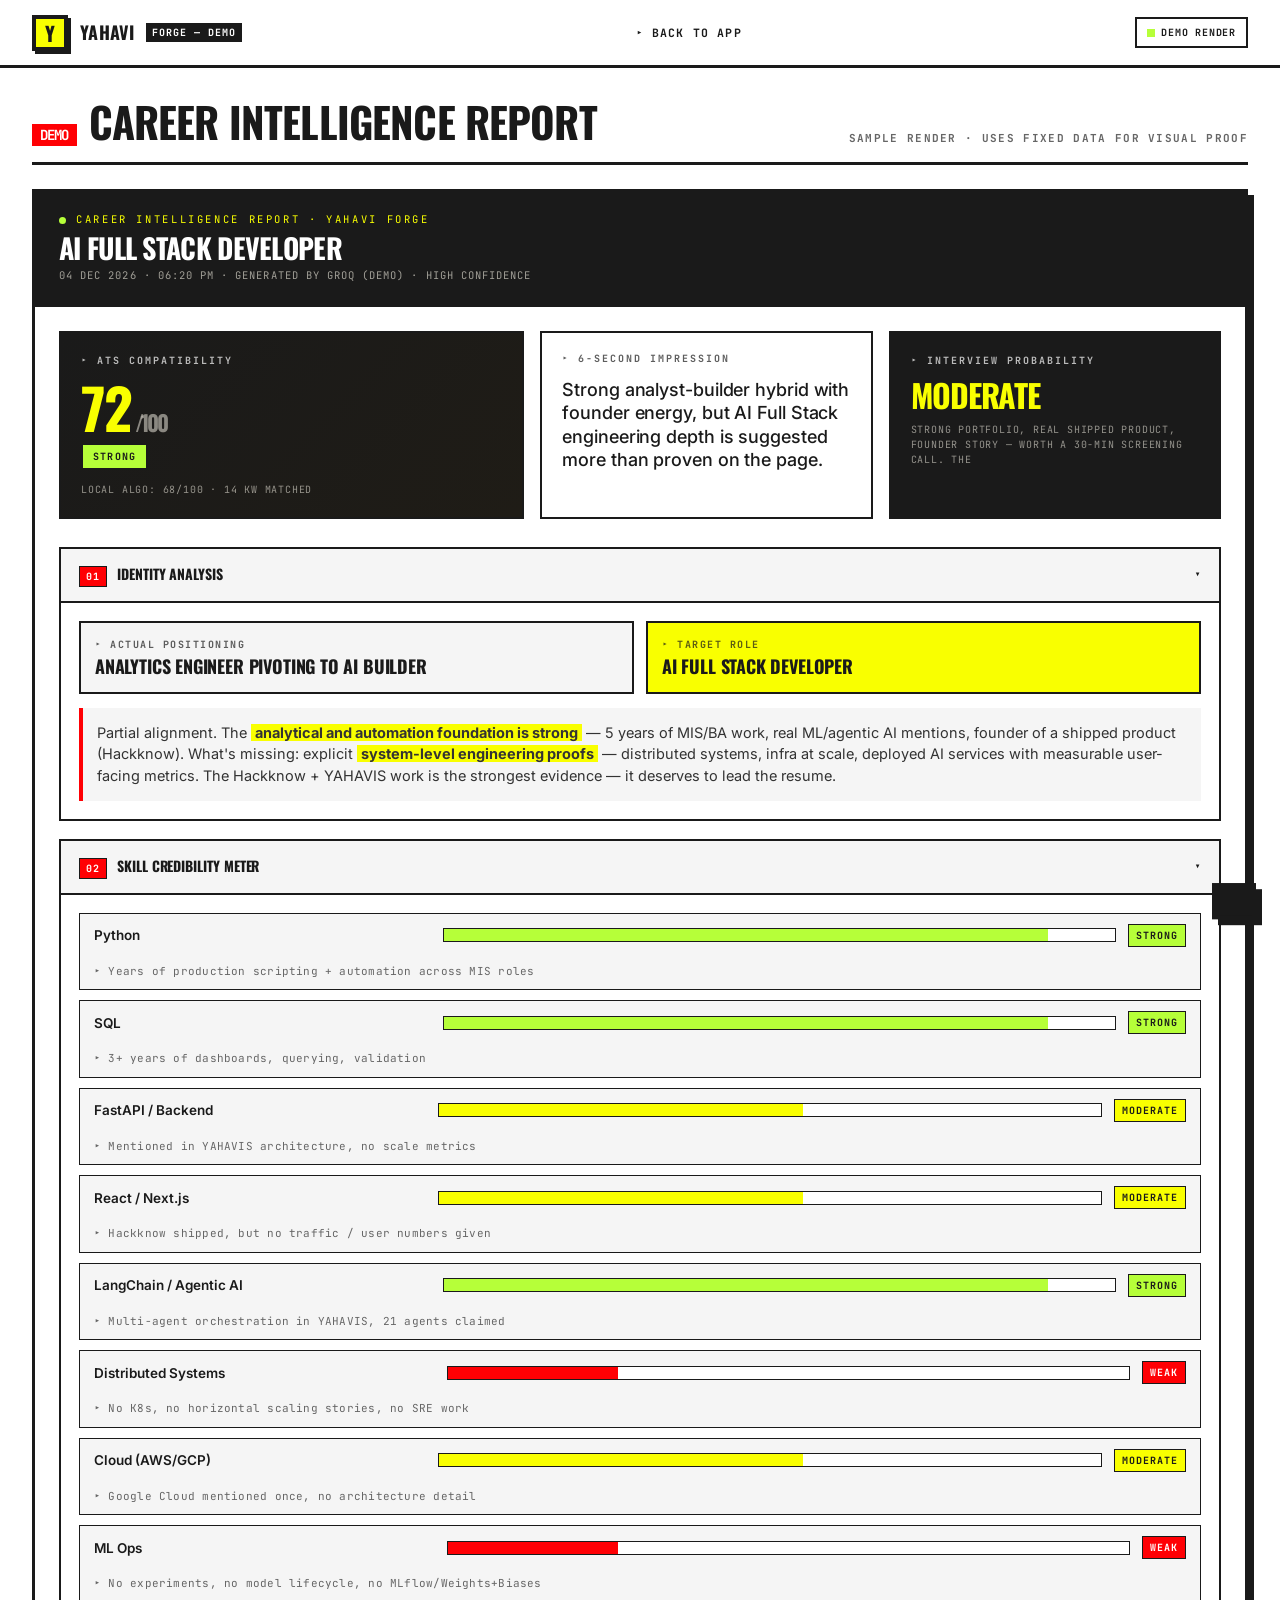
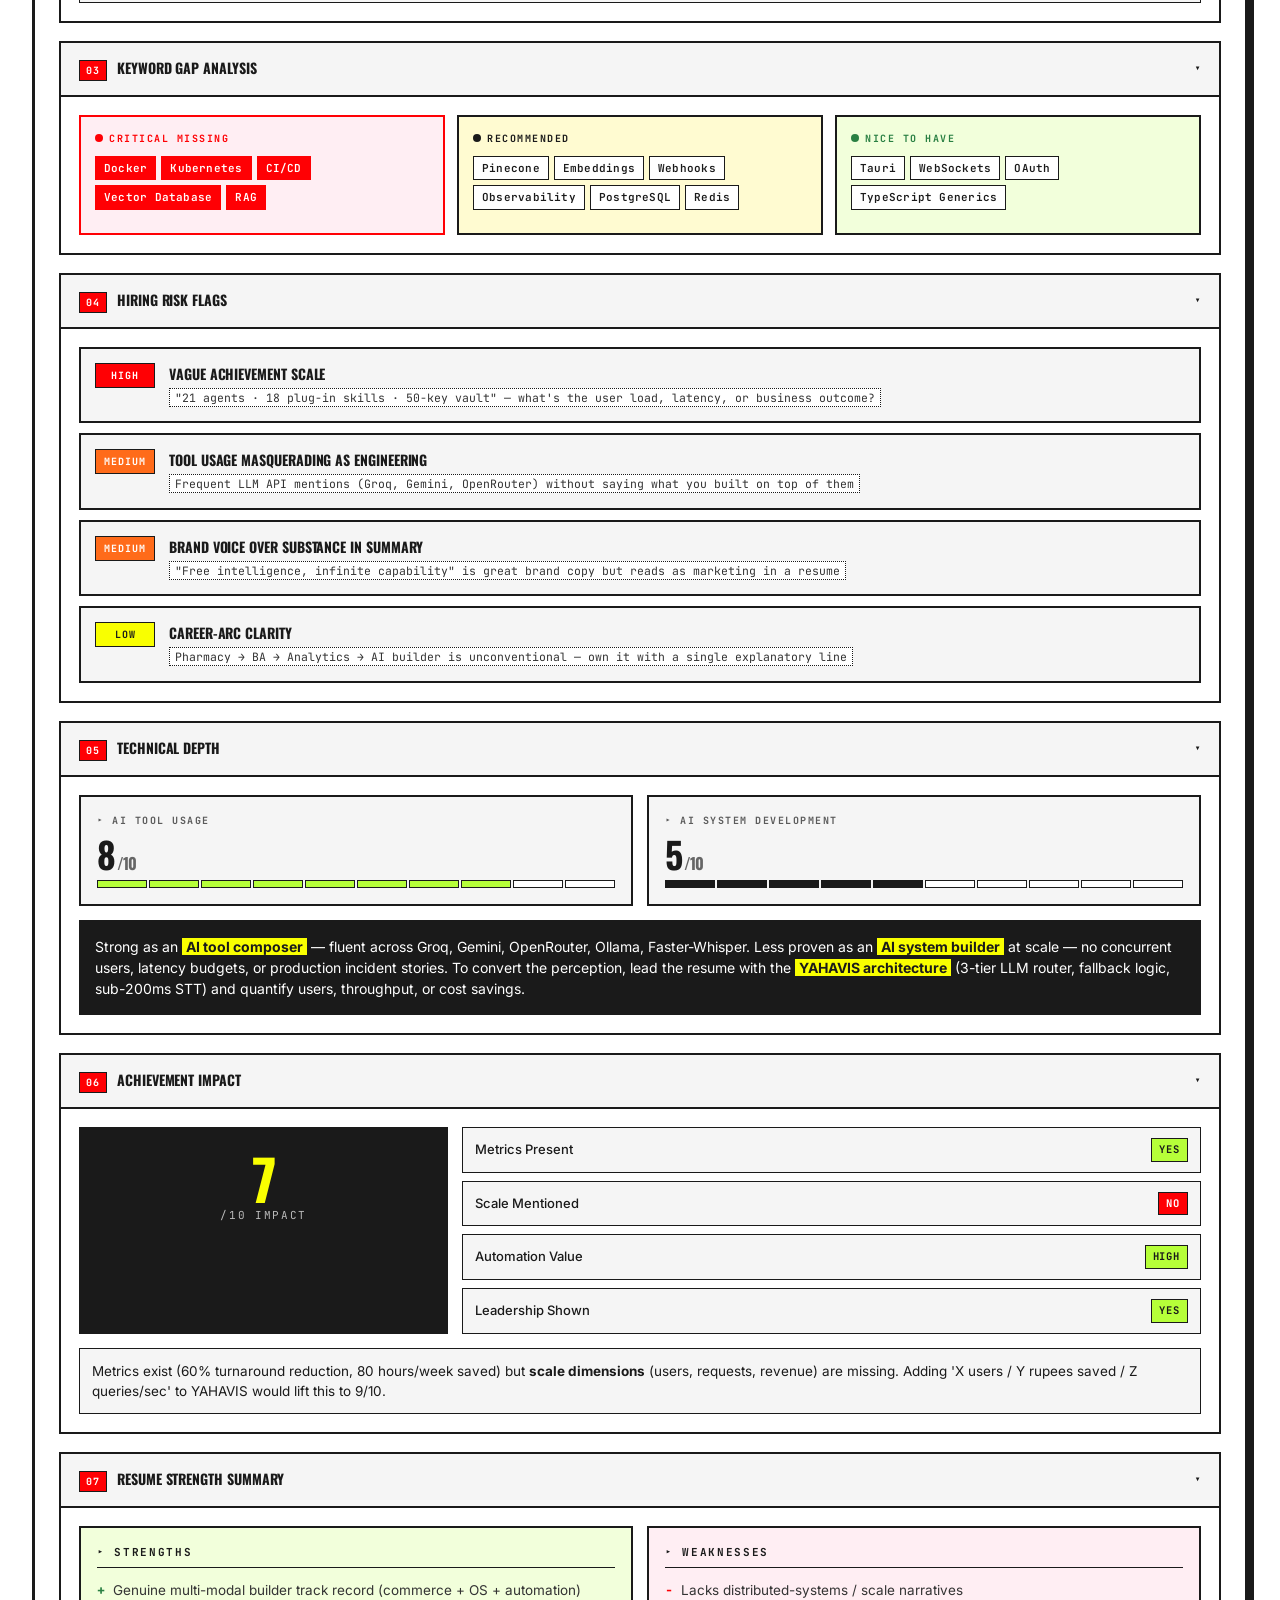
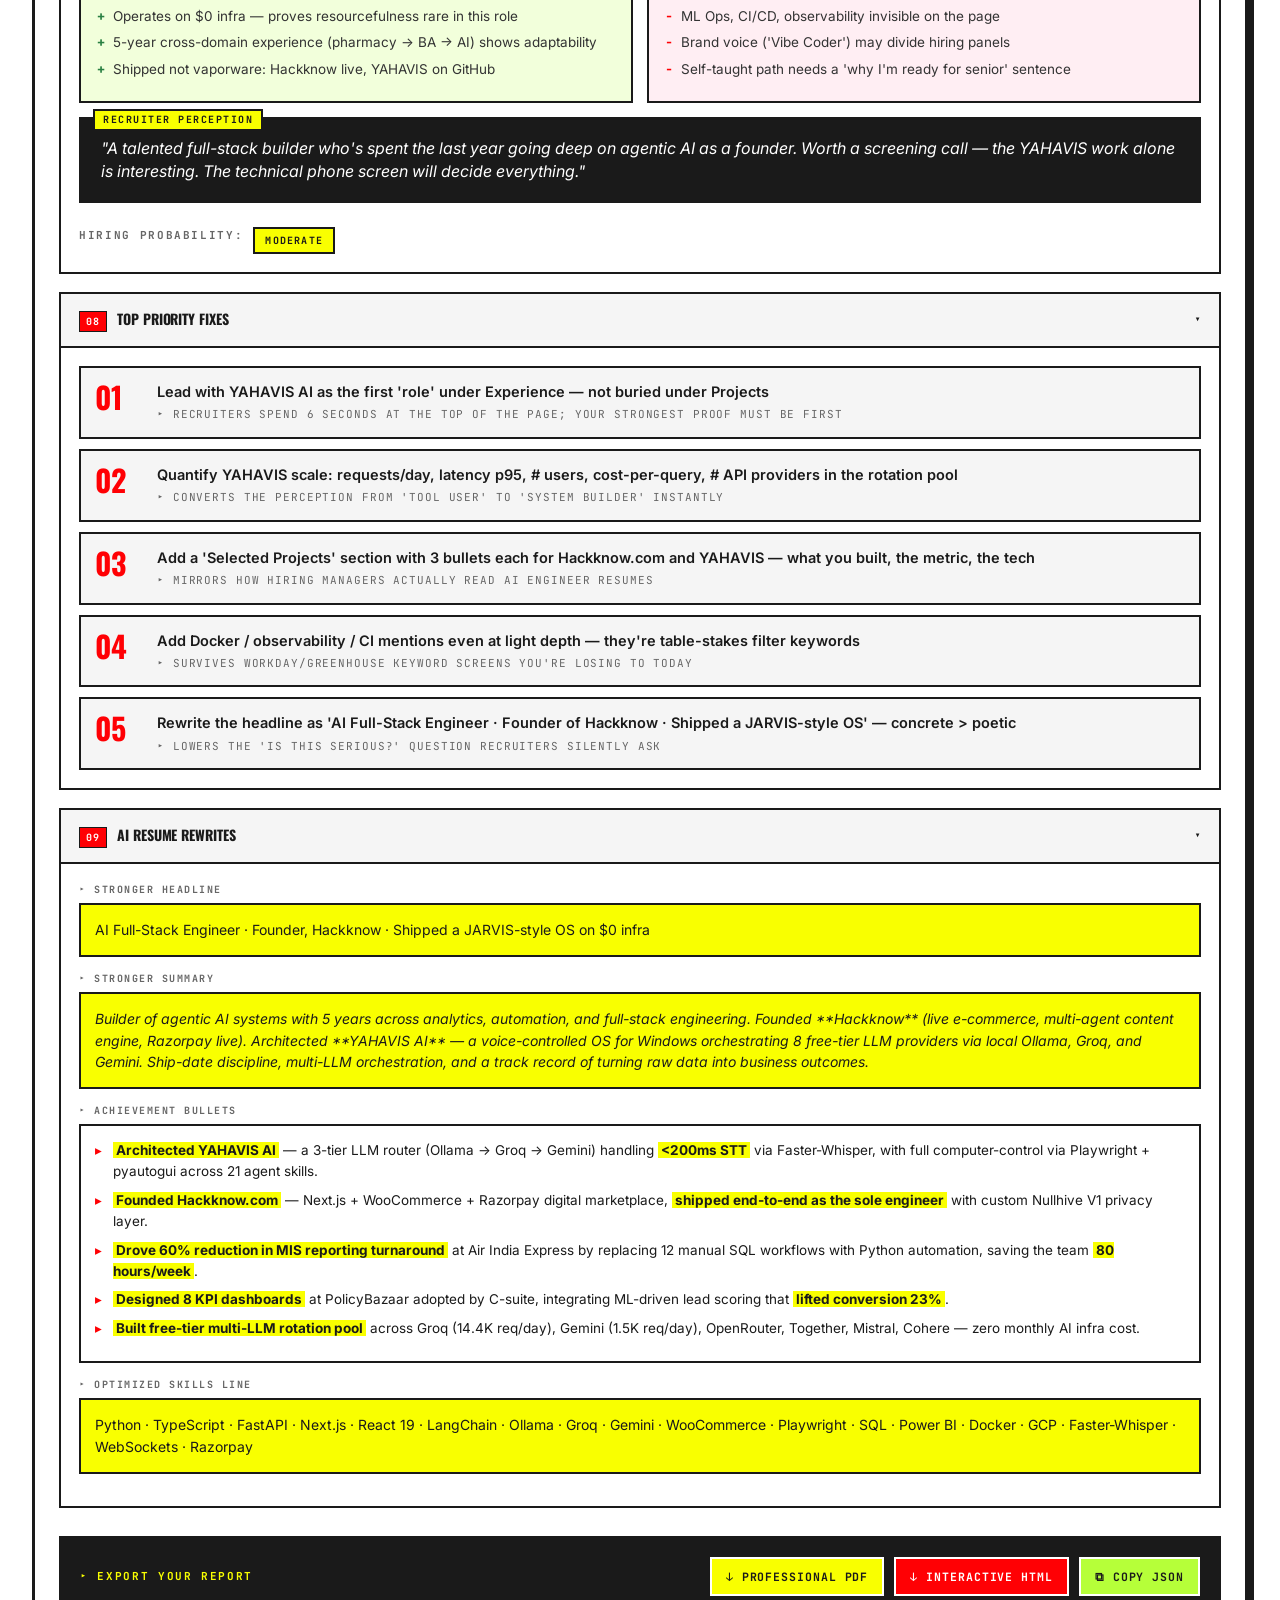
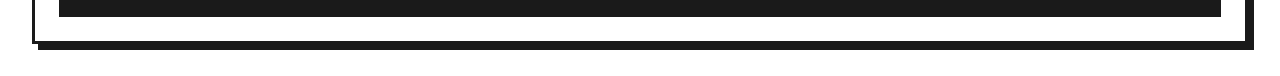
<file: demo-report.html>
<!DOCTYPE html>
<html lang="en">
<head>
<meta charset="UTF-8">
<meta name="viewport" content="width=device-width, initial-scale=1">
<title>Yahavi Forge — Career Intelligence Report (Demo Render)</title>
<link rel="preconnect" href="https://fonts.googleapis.com">
<link rel="preconnect" href="https://fonts.gstatic.com" crossorigin>
<link href="https://fonts.googleapis.com/css2?family=Oswald:wght@400;500;600;700&family=Inter:wght@400;500;600;700&family=JetBrains+Mono:wght@400;500;600;700;800&display=swap" rel="stylesheet">
<link rel="stylesheet" href="styles.css">
<link rel="stylesheet" href="report.css">
</head>
<body>

<nav class="nav-bar">
  <div class="brand">
    <div class="brand-mark">Y</div>
    <span>YAHAVI</span>
    <span class="brand-sub">FORGE — DEMO</span>
  </div>
  <div class="nav-tabs">
    <a class="nav-tab" href="index.html" style="text-decoration: none;">▸ BACK TO APP</a>
  </div>
  <div class="nav-status">
    <div class="status-pill"><span class="dot" style="background: var(--lime);"></span>DEMO RENDER</div>
  </div>
</nav>

<main class="container">
  <section class="page active">
    <div class="section-head">
      <div class="section-title"><span class="num">DEMO</span>Career Intelligence Report</div>
      <div class="section-meta">Sample render · uses fixed data for visual proof</div>
    </div>
    <div id="report-container"></div>
  </section>
</main>

<div class="toast" id="toast"></div>

<script>
// Mock state and helpers (mini app shim)
const $ = (s) => document.querySelector(s);
const $$ = (s) => [...document.querySelectorAll(s)];
function toast(msg) { const t = $('#toast'); t.textContent = msg; t.classList.add('show'); setTimeout(() => t.classList.remove('show'), 2400); }
function openDrawer() { toast('Settings drawer (not active in demo)'); }
function setBusy() {}
const state = { keys: { groq: 'demo' }, prefs: {} };
const PROVIDERS = {
  groq: { name: 'Groq (demo)' }
};
async function aiCall() { return { result: '{}', provider: 'groq' }; }
function downloadFile(c, n, m) {
  const b = new Blob([c], { type: m }); const u = URL.createObjectURL(b);
  const a = document.createElement('a'); a.href = u; a.download = n; a.click(); URL.revokeObjectURL(u);
}
</script>
<script src="report.js"></script>
<script>
// Sample report — realistic for Gagan's profile vs an AI Full Stack JD
const sampleReport = {
  ats_score: { score: 72, category: 'Strong', confidence: 'high' },
  six_second_impression: "Strong analyst-builder hybrid with founder energy, but AI Full Stack engineering depth is suggested more than proven on the page.",
  identity: {
    actual_role: "Analytics Engineer Pivoting to AI Builder",
    target_role: "AI Full Stack Developer",
    alignment: "Partial alignment. The **analytical and automation foundation is strong** — 5 years of MIS/BA work, real ML/agentic AI mentions, founder of a shipped product (Hackknow). What's missing: explicit **system-level engineering proofs** — distributed systems, infra at scale, deployed AI services with measurable user-facing metrics. The Hackknow + YAHAVIS work is the strongest evidence — it deserves to lead the resume."
  },
  skill_credibility: [
    { skill: "Python", level: "Strong", evidence: "Years of production scripting + automation across MIS roles" },
    { skill: "SQL", level: "Strong", evidence: "3+ years of dashboards, querying, validation" },
    { skill: "FastAPI / Backend", level: "Moderate", evidence: "Mentioned in YAHAVIS architecture, no scale metrics" },
    { skill: "React / Next.js", level: "Moderate", evidence: "Hackknow shipped, but no traffic / user numbers given" },
    { skill: "LangChain / Agentic AI", level: "Strong", evidence: "Multi-agent orchestration in YAHAVIS, 21 agents claimed" },
    { skill: "Distributed Systems", level: "Weak", evidence: "No K8s, no horizontal scaling stories, no SRE work" },
    { skill: "Cloud (AWS/GCP)", level: "Moderate", evidence: "Google Cloud mentioned once, no architecture detail" },
    { skill: "ML Ops", level: "Weak", evidence: "No experiments, no model lifecycle, no MLflow/Weights+Biases" }
  ],
  keyword_gap: {
    critical_missing: ["Docker", "Kubernetes", "CI/CD", "Vector Database", "RAG"],
    recommended: ["Pinecone", "Embeddings", "Webhooks", "Observability", "PostgreSQL", "Redis"],
    optional: ["Tauri", "WebSockets", "OAuth", "TypeScript Generics"]
  },
  risk_flags: [
    { flag: "Vague achievement scale", severity: "high", evidence: "\"21 agents · 18 plug-in skills · 50-key vault\" — what's the user load, latency, or business outcome?" },
    { flag: "Tool usage masquerading as engineering", severity: "medium", evidence: "Frequent LLM API mentions (Groq, Gemini, OpenRouter) without saying what you built on top of them" },
    { flag: "Brand voice over substance in summary", severity: "medium", evidence: "\"Free intelligence, infinite capability\" is great brand copy but reads as marketing in a resume" },
    { flag: "Career-arc clarity", severity: "low", evidence: "Pharmacy → BA → Analytics → AI builder is unconventional — own it with a single explanatory line" }
  ],
  technical_depth: {
    tool_usage_score: 8,
    system_dev_score: 5,
    assessment: "Strong as an **AI tool composer** — fluent across Groq, Gemini, OpenRouter, Ollama, Faster-Whisper. Less proven as an **AI system builder** at scale — no concurrent users, latency budgets, or production incident stories. To convert the perception, lead the resume with the **YAHAVIS architecture** (3-tier LLM router, fallback logic, sub-200ms STT) and quantify users, throughput, or cost savings."
  },
  achievement_impact: {
    score: 7,
    metrics_present: true,
    scale_mentioned: false,
    automation_value: "high",
    leadership_shown: true,
    assessment: "Metrics exist (60% turnaround reduction, 80 hours/week saved) but **scale dimensions** (users, requests, revenue) are missing. Adding 'X users / Y rupees saved / Z queries/sec' to YAHAVIS would lift this to 9/10."
  },
  strength_summary: {
    strengths: [
      "Genuine multi-modal builder track record (commerce + OS + automation)",
      "Operates on $0 infra — proves resourcefulness rare in this role",
      "5-year cross-domain experience (pharmacy → BA → AI) shows adaptability",
      "Shipped not vaporware: Hackknow live, YAHAVIS on GitHub"
    ],
    weaknesses: [
      "Lacks distributed-systems / scale narratives",
      "ML Ops, CI/CD, observability invisible on the page",
      "Brand voice ('Vibe Coder') may divide hiring panels",
      "Self-taught path needs a 'why I'm ready for senior' sentence"
    ],
    recruiter_perception: "A talented full-stack builder who's spent the last year going deep on agentic AI as a founder. Worth a screening call — the YAHAVIS work alone is interesting. The technical phone screen will decide everything.",
    hiring_probability: "Moderate"
  },
  top_fixes: [
    { priority: 1, fix: "Lead with YAHAVIS AI as the first 'role' under Experience — not buried under Projects", impact: "Recruiters spend 6 seconds at the top of the page; your strongest proof must be first" },
    { priority: 2, fix: "Quantify YAHAVIS scale: requests/day, latency p95, # users, cost-per-query, # API providers in the rotation pool", impact: "Converts the perception from 'tool user' to 'system builder' instantly" },
    { priority: 3, fix: "Add a 'Selected Projects' section with 3 bullets each for Hackknow.com and YAHAVIS — what you built, the metric, the tech", impact: "Mirrors how hiring managers actually read AI engineer resumes" },
    { priority: 4, fix: "Add Docker / observability / CI mentions even at light depth — they're table-stakes filter keywords", impact: "Survives Workday/Greenhouse keyword screens you're losing to today" },
    { priority: 5, fix: "Rewrite the headline as 'AI Full-Stack Engineer · Founder of Hackknow · Shipped a JARVIS-style OS' — concrete > poetic", impact: "Lowers the 'is this serious?' question recruiters silently ask" }
  ],
  rewrites: {
    headline: "AI Full-Stack Engineer · Founder, Hackknow · Shipped a JARVIS-style OS on $0 infra",
    summary: "Builder of agentic AI systems with 5 years across analytics, automation, and full-stack engineering. Founded **Hackknow** (live e-commerce, multi-agent content engine, Razorpay live). Architected **YAHAVIS AI** — a voice-controlled OS for Windows orchestrating 8 free-tier LLM providers via local Ollama, Groq, and Gemini. Ship-date discipline, multi-LLM orchestration, and a track record of turning raw data into business outcomes.",
    achievements: [
      "**Architected YAHAVIS AI** — a 3-tier LLM router (Ollama → Groq → Gemini) handling **<200ms STT** via Faster-Whisper, with full computer-control via Playwright + pyautogui across 21 agent skills.",
      "**Founded Hackknow.com** — Next.js + WooCommerce + Razorpay digital marketplace, **shipped end-to-end as the sole engineer** with custom Nullhive V1 privacy layer.",
      "**Drove 60% reduction in MIS reporting turnaround** at Air India Express by replacing 12 manual SQL workflows with Python automation, saving the team **80 hours/week**.",
      "**Designed 8 KPI dashboards** at PolicyBazaar adopted by C-suite, integrating ML-driven lead scoring that **lifted conversion 23%**.",
      "**Built free-tier multi-LLM rotation pool** across Groq (14.4K req/day), Gemini (1.5K req/day), OpenRouter, Together, Mistral, Cohere — zero monthly AI infra cost."
    ],
    skills_section: "Python · TypeScript · FastAPI · Next.js · React 19 · LangChain · Ollama · Groq · Gemini · WooCommerce · Playwright · SQL · Power BI · Docker · GCP · Faster-Whisper · WebSockets · Razorpay"
  },
  interview_probability: {
    level: "Moderate",
    reasoning: "Strong portfolio, real shipped product, founder story — worth a 30-min screening call. The technical phone screen will hinge on distributed systems and scale stories which aren't currently visible."
  }
};

// Trigger render
window.addEventListener('DOMContentLoaded', () => {
  const el = $('#report-container');
  el.dataset.report = JSON.stringify(sampleReport);
  el.dataset.provider = 'groq';
  el.dataset.localScore = JSON.stringify({
    score: 68,
    matched_keywords: ['python','fastapi','react','next.js','langchain','agentic ai','llm','ollama','groq','gemini','vector','automation','sql','rest api']
  });
  renderReport(el, sampleReport, 'groq', { score: 68, matched_keywords: Array(14).fill('x') }, false);
});
</script>

</body>
</html>
</file>
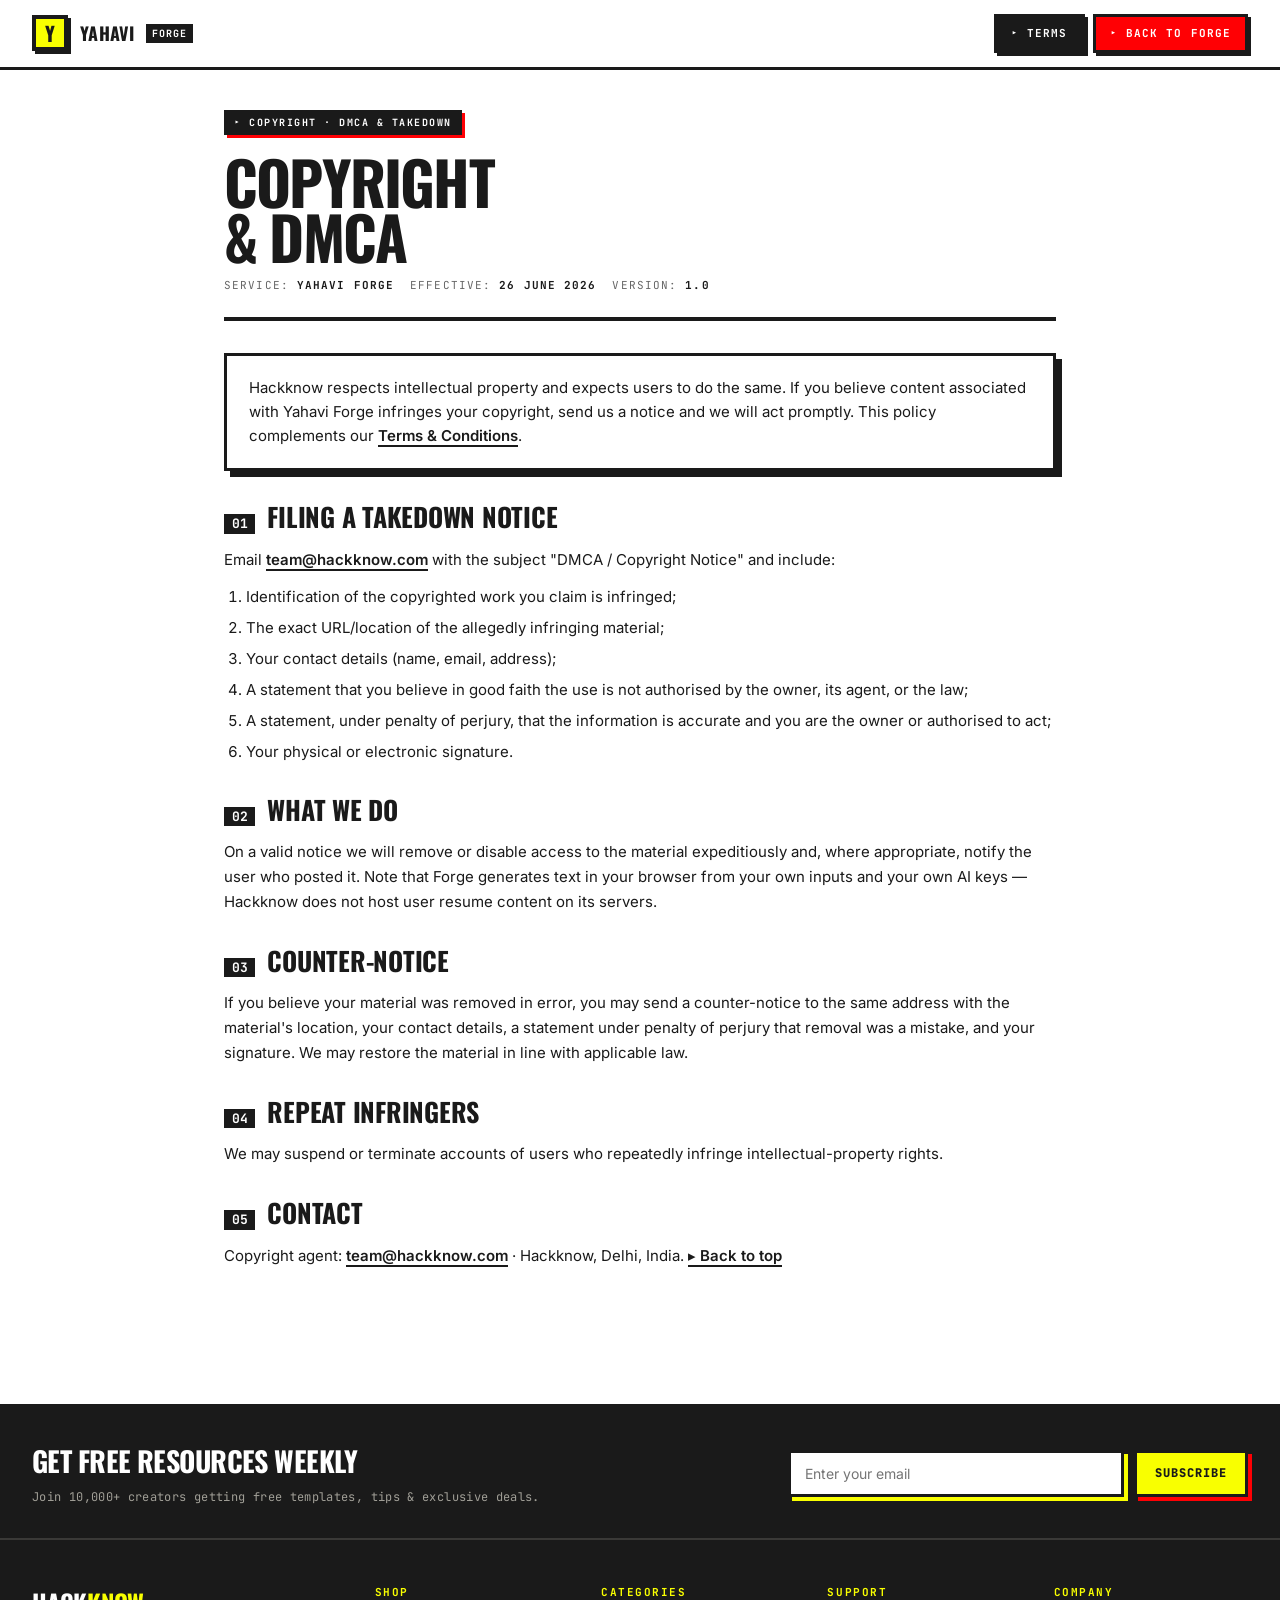
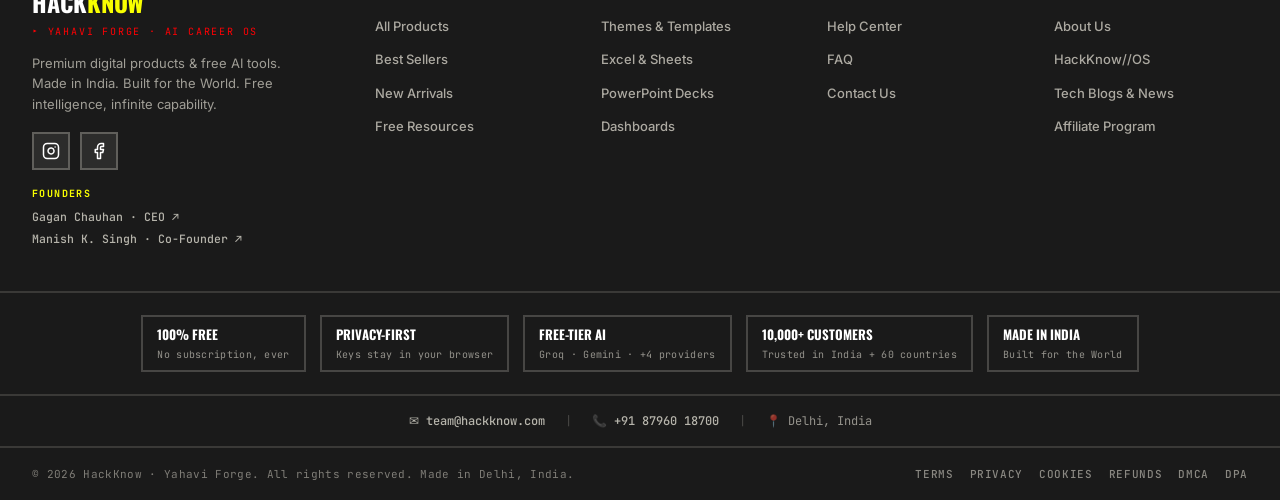
<file: dmca.html>
<!DOCTYPE html>
<html lang="en">
<head>
<meta charset="UTF-8" />
<meta name="viewport" content="width=device-width, initial-scale=1.0" />
<title>Copyright / DMCA — Yahavi Forge · by Hackknow</title>
<meta name="description" content="Copyright and DMCA takedown policy for Yahavi Forge by Hackknow." />
<link rel="icon" href="/favicon.svg" type="image/svg+xml" />
<link rel="preconnect" href="https://fonts.googleapis.com">
<link rel="preconnect" href="https://fonts.gstatic.com" crossorigin>
<link href="https://fonts.googleapis.com/css2?family=Oswald:wght@400;500;600;700&family=Inter:wght@400;500;600;700&family=JetBrains+Mono:wght@400;500;600;700;800&display=swap" rel="stylesheet">
<link rel="stylesheet" href="styles.css" />
<link rel="stylesheet" href="legal.css" />
<link rel="stylesheet" href="forge-ui.css" />
</head>
<body>

<nav class="nav-bar">
  <a class="brand" href="/" style="border:none;">
    <div class="brand-mark">Y</div>
    <span>YAHAVI</span>
    <span class="brand-sub">FORGE</span>
  </a>
  <div class="nav-status">
    <a class="btn-settings" href="/terms" style="background:var(--ink);">▸ TERMS</a>
    <a class="btn-settings" href="/">▸ BACK TO FORGE</a>
  </div>
</nav>

<main class="legal-main">
  <header class="legal-head">
    <div class="legal-eyebrow">▸ COPYRIGHT · DMCA &amp; TAKEDOWN</div>
    <h1 class="legal-title">Copyright<br>&amp; DMCA</h1>
    <div class="legal-meta">
      <span>Service: <strong>Yahavi Forge</strong></span>
      <span>Effective: <strong>26 June 2026</strong></span>
      <span>Version: <strong>1.0</strong></span>
    </div>
  </header>

  <div class="legal-intro">
    Hackknow respects intellectual property and expects users to do the same. If you believe content associated with
    Yahavi Forge infringes your copyright, send us a notice and we will act promptly. This policy complements our
    <a href="/terms">Terms &amp; Conditions</a>.
  </div>

  <section class="legal-section" id="notice">
    <h2><span class="num">01</span>Filing a takedown notice</h2>
    <p>Email <a href="mailto:team@hackknow.com">team@hackknow.com</a> with the subject "DMCA / Copyright Notice" and include:</p>
    <ol class="body">
      <li>Identification of the copyrighted work you claim is infringed;</li>
      <li>The exact URL/location of the allegedly infringing material;</li>
      <li>Your contact details (name, email, address);</li>
      <li>A statement that you believe in good faith the use is not authorised by the owner, its agent, or the law;</li>
      <li>A statement, under penalty of perjury, that the information is accurate and you are the owner or authorised to act;</li>
      <li>Your physical or electronic signature.</li>
    </ol>
  </section>

  <section class="legal-section" id="action">
    <h2><span class="num">02</span>What we do</h2>
    <p>On a valid notice we will remove or disable access to the material expeditiously and, where appropriate, notify
    the user who posted it. Note that Forge generates text in your browser from your own inputs and your own AI keys —
    Hackknow does not host user resume content on its servers.</p>
  </section>

  <section class="legal-section" id="counter">
    <h2><span class="num">03</span>Counter-notice</h2>
    <p>If you believe your material was removed in error, you may send a counter-notice to the same address with the
    material's location, your contact details, a statement under penalty of perjury that removal was a mistake, and
    your signature. We may restore the material in line with applicable law.</p>
  </section>

  <section class="legal-section" id="repeat">
    <h2><span class="num">04</span>Repeat infringers</h2>
    <p>We may suspend or terminate accounts of users who repeatedly infringe intellectual-property rights.</p>
  </section>

  <section class="legal-section" id="contact">
    <h2><span class="num">05</span>Contact</h2>
    <p>Copyright agent: <a href="mailto:team@hackknow.com">team@hackknow.com</a> · Hackknow, Delhi, India.
    <a href="#notice">▸ Back to top</a></p>
  </section>
</main>

<div id="site-footer"></div>
<script src="forge-ui.js"></script>
</body>
</html>
</file>
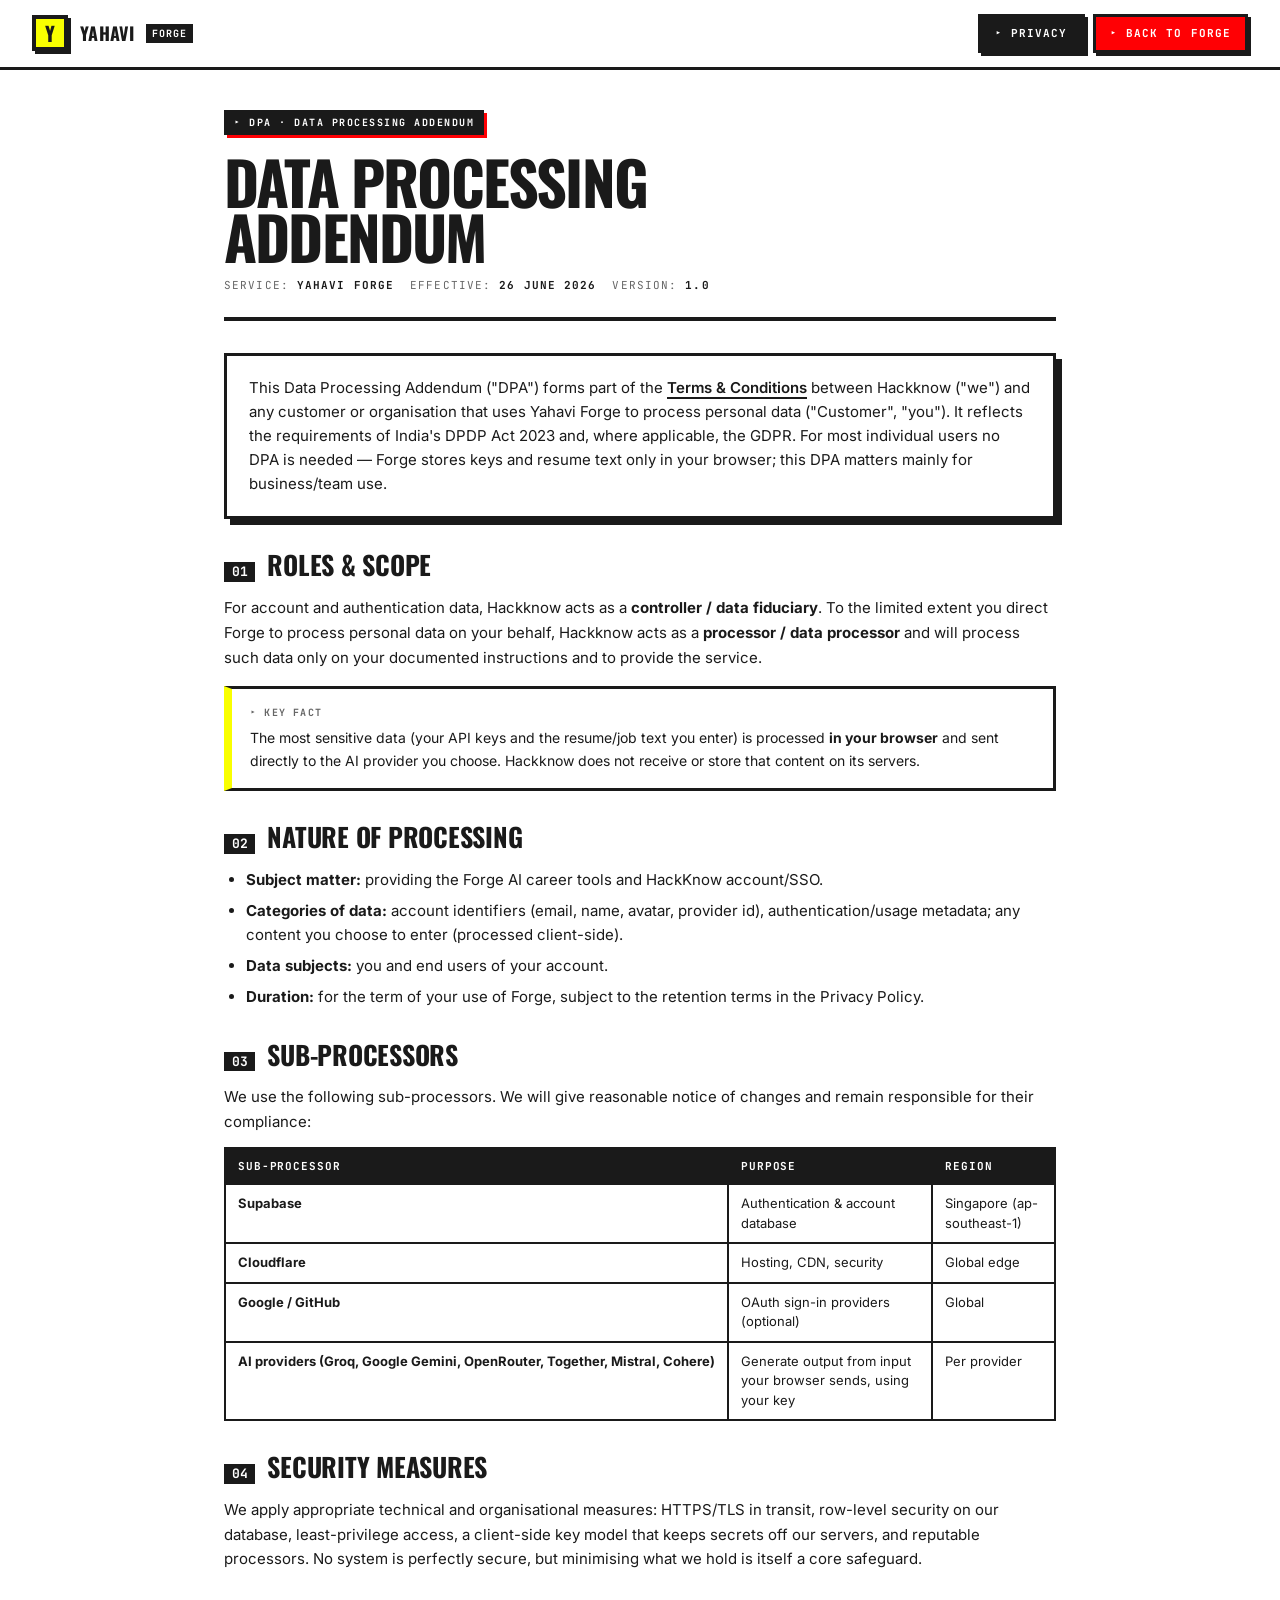
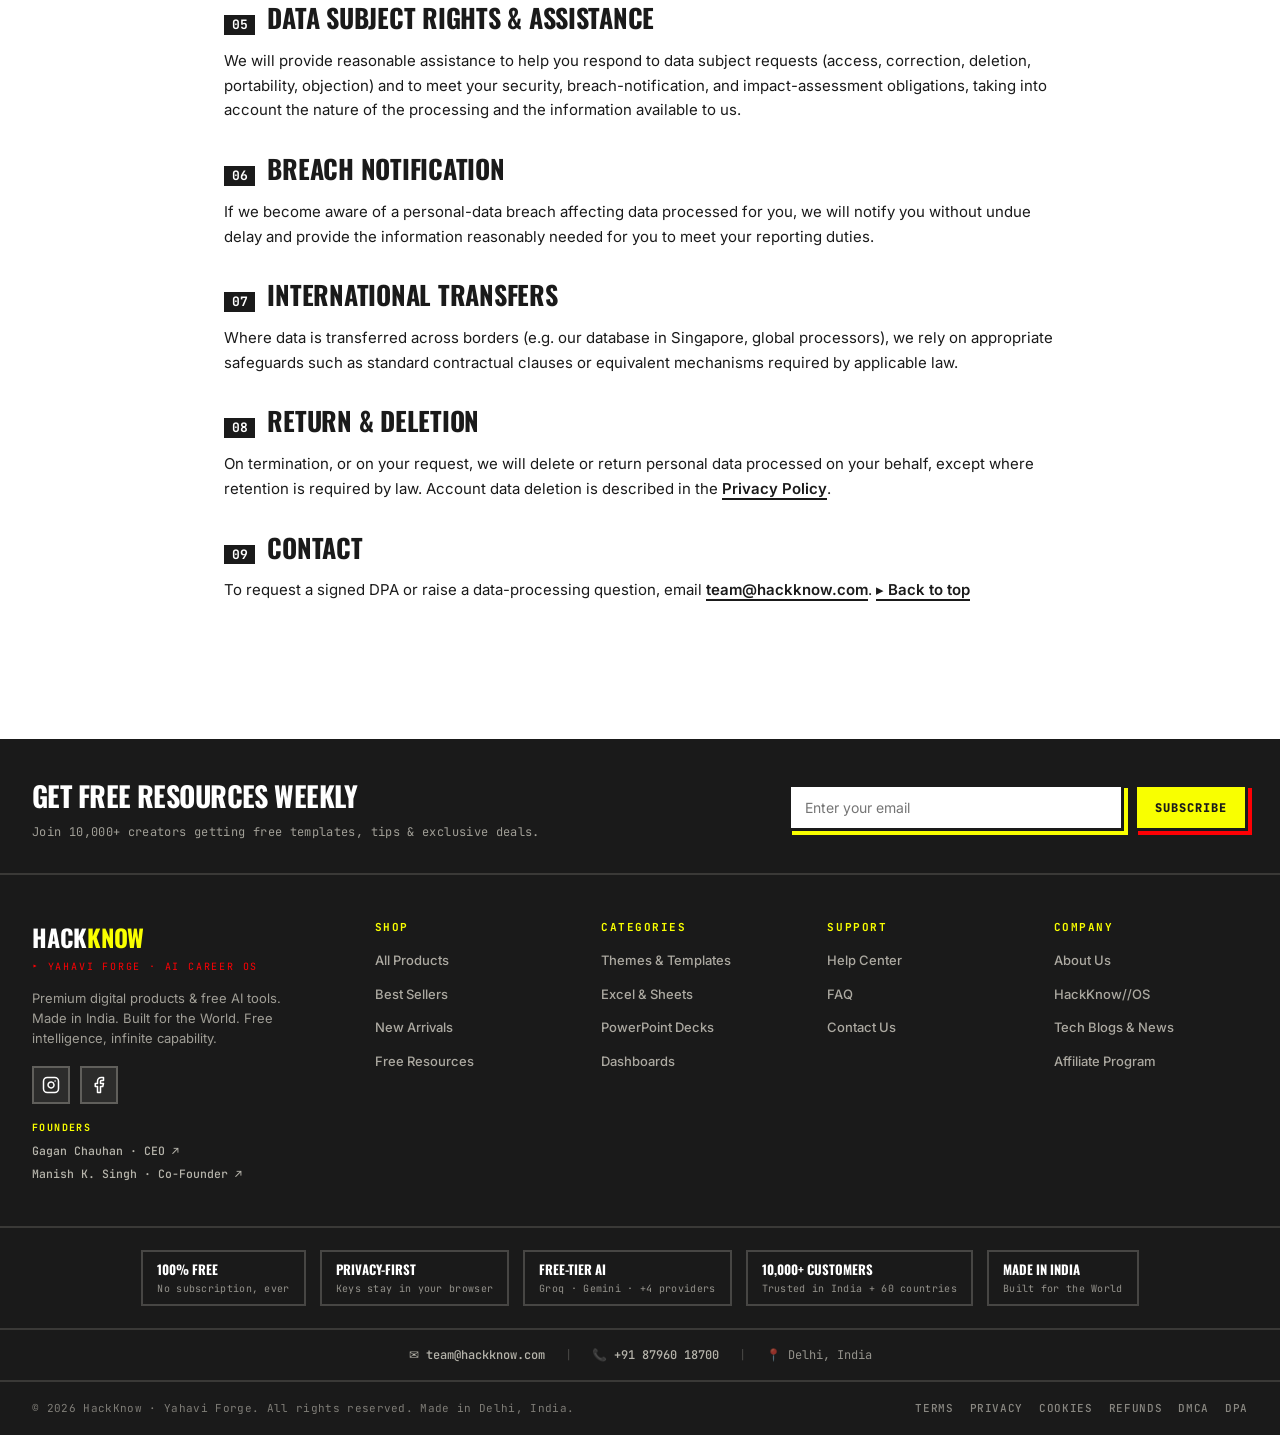
<file: dpa.html>
<!DOCTYPE html>
<html lang="en">
<head>
<meta charset="UTF-8" />
<meta name="viewport" content="width=device-width, initial-scale=1.0" />
<title>Data Processing Addendum — Yahavi Forge · by Hackknow</title>
<meta name="description" content="Data Processing Addendum (DPA) for Yahavi Forge by Hackknow — roles, sub-processors, security, and data subject rights." />
<link rel="icon" href="/favicon.svg" type="image/svg+xml" />
<link rel="preconnect" href="https://fonts.googleapis.com">
<link rel="preconnect" href="https://fonts.gstatic.com" crossorigin>
<link href="https://fonts.googleapis.com/css2?family=Oswald:wght@400;500;600;700&family=Inter:wght@400;500;600;700&family=JetBrains+Mono:wght@400;500;600;700;800&display=swap" rel="stylesheet">
<link rel="stylesheet" href="styles.css" />
<link rel="stylesheet" href="legal.css" />
<link rel="stylesheet" href="forge-ui.css" />
</head>
<body>

<nav class="nav-bar">
  <a class="brand" href="/" style="border:none;">
    <div class="brand-mark">Y</div>
    <span>YAHAVI</span>
    <span class="brand-sub">FORGE</span>
  </a>
  <div class="nav-status">
    <a class="btn-settings" href="/privacy" style="background:var(--ink);">▸ PRIVACY</a>
    <a class="btn-settings" href="/">▸ BACK TO FORGE</a>
  </div>
</nav>

<main class="legal-main">
  <header class="legal-head">
    <div class="legal-eyebrow">▸ DPA · DATA PROCESSING ADDENDUM</div>
    <h1 class="legal-title">Data Processing<br>Addendum</h1>
    <div class="legal-meta">
      <span>Service: <strong>Yahavi Forge</strong></span>
      <span>Effective: <strong>26 June 2026</strong></span>
      <span>Version: <strong>1.0</strong></span>
    </div>
  </header>

  <div class="legal-intro">
    This Data Processing Addendum ("DPA") forms part of the <a href="/terms">Terms &amp; Conditions</a> between
    Hackknow ("we") and any customer or organisation that uses Yahavi Forge to process personal data ("Customer",
    "you"). It reflects the requirements of India's DPDP Act 2023 and, where applicable, the GDPR. For most individual
    users no DPA is needed — Forge stores keys and resume text only in your browser; this DPA matters mainly for
    business/team use.
  </div>

  <section class="legal-section" id="roles">
    <h2><span class="num">01</span>Roles &amp; scope</h2>
    <p>For account and authentication data, Hackknow acts as a <strong>controller / data fiduciary</strong>. To the
    limited extent you direct Forge to process personal data on your behalf, Hackknow acts as a <strong>processor /
    data processor</strong> and will process such data only on your documented instructions and to provide the service.</p>
    <div class="legal-callout yellow"><span class="tag">▸ Key fact</span>The most sensitive data (your API keys and the
    resume/job text you enter) is processed <strong>in your browser</strong> and sent directly to the AI provider you
    choose. Hackknow does not receive or store that content on its servers.</div>
  </section>

  <section class="legal-section" id="nature">
    <h2><span class="num">02</span>Nature of processing</h2>
    <ul>
      <li><strong>Subject matter:</strong> providing the Forge AI career tools and HackKnow account/SSO.</li>
      <li><strong>Categories of data:</strong> account identifiers (email, name, avatar, provider id), authentication/usage metadata; any content you choose to enter (processed client-side).</li>
      <li><strong>Data subjects:</strong> you and end users of your account.</li>
      <li><strong>Duration:</strong> for the term of your use of Forge, subject to the retention terms in the Privacy Policy.</li>
    </ul>
  </section>

  <section class="legal-section" id="subprocessors">
    <h2><span class="num">03</span>Sub-processors</h2>
    <p>We use the following sub-processors. We will give reasonable notice of changes and remain responsible for their compliance:</p>
    <table class="legal-table">
      <thead><tr><th>Sub-processor</th><th>Purpose</th><th>Region</th></tr></thead>
      <tbody>
        <tr><td>Supabase</td><td>Authentication &amp; account database</td><td>Singapore (ap-southeast-1)</td></tr>
        <tr><td>Cloudflare</td><td>Hosting, CDN, security</td><td>Global edge</td></tr>
        <tr><td>Google / GitHub</td><td>OAuth sign-in providers (optional)</td><td>Global</td></tr>
        <tr><td>AI providers (Groq, Google Gemini, OpenRouter, Together, Mistral, Cohere)</td><td>Generate output from input your browser sends, using your key</td><td>Per provider</td></tr>
      </tbody>
    </table>
  </section>

  <section class="legal-section" id="security">
    <h2><span class="num">04</span>Security measures</h2>
    <p>We apply appropriate technical and organisational measures: HTTPS/TLS in transit, row-level security on our
    database, least-privilege access, a client-side key model that keeps secrets off our servers, and reputable
    processors. No system is perfectly secure, but minimising what we hold is itself a core safeguard.</p>
  </section>

  <section class="legal-section" id="rights">
    <h2><span class="num">05</span>Data subject rights &amp; assistance</h2>
    <p>We will provide reasonable assistance to help you respond to data subject requests (access, correction,
    deletion, portability, objection) and to meet your security, breach-notification, and impact-assessment
    obligations, taking into account the nature of the processing and the information available to us.</p>
  </section>

  <section class="legal-section" id="breach">
    <h2><span class="num">06</span>Breach notification</h2>
    <p>If we become aware of a personal-data breach affecting data processed for you, we will notify you without undue
    delay and provide the information reasonably needed for you to meet your reporting duties.</p>
  </section>

  <section class="legal-section" id="transfer">
    <h2><span class="num">07</span>International transfers</h2>
    <p>Where data is transferred across borders (e.g. our database in Singapore, global processors), we rely on
    appropriate safeguards such as standard contractual clauses or equivalent mechanisms required by applicable law.</p>
  </section>

  <section class="legal-section" id="deletion">
    <h2><span class="num">08</span>Return &amp; deletion</h2>
    <p>On termination, or on your request, we will delete or return personal data processed on your behalf, except
    where retention is required by law. Account data deletion is described in the <a href="/privacy">Privacy Policy</a>.</p>
  </section>

  <section class="legal-section" id="contact">
    <h2><span class="num">09</span>Contact</h2>
    <p>To request a signed DPA or raise a data-processing question, email <a href="mailto:team@hackknow.com">team@hackknow.com</a>.
    <a href="#roles">▸ Back to top</a></p>
  </section>
</main>

<div id="site-footer"></div>
<script src="forge-ui.js"></script>
</body>
</html>
</file>
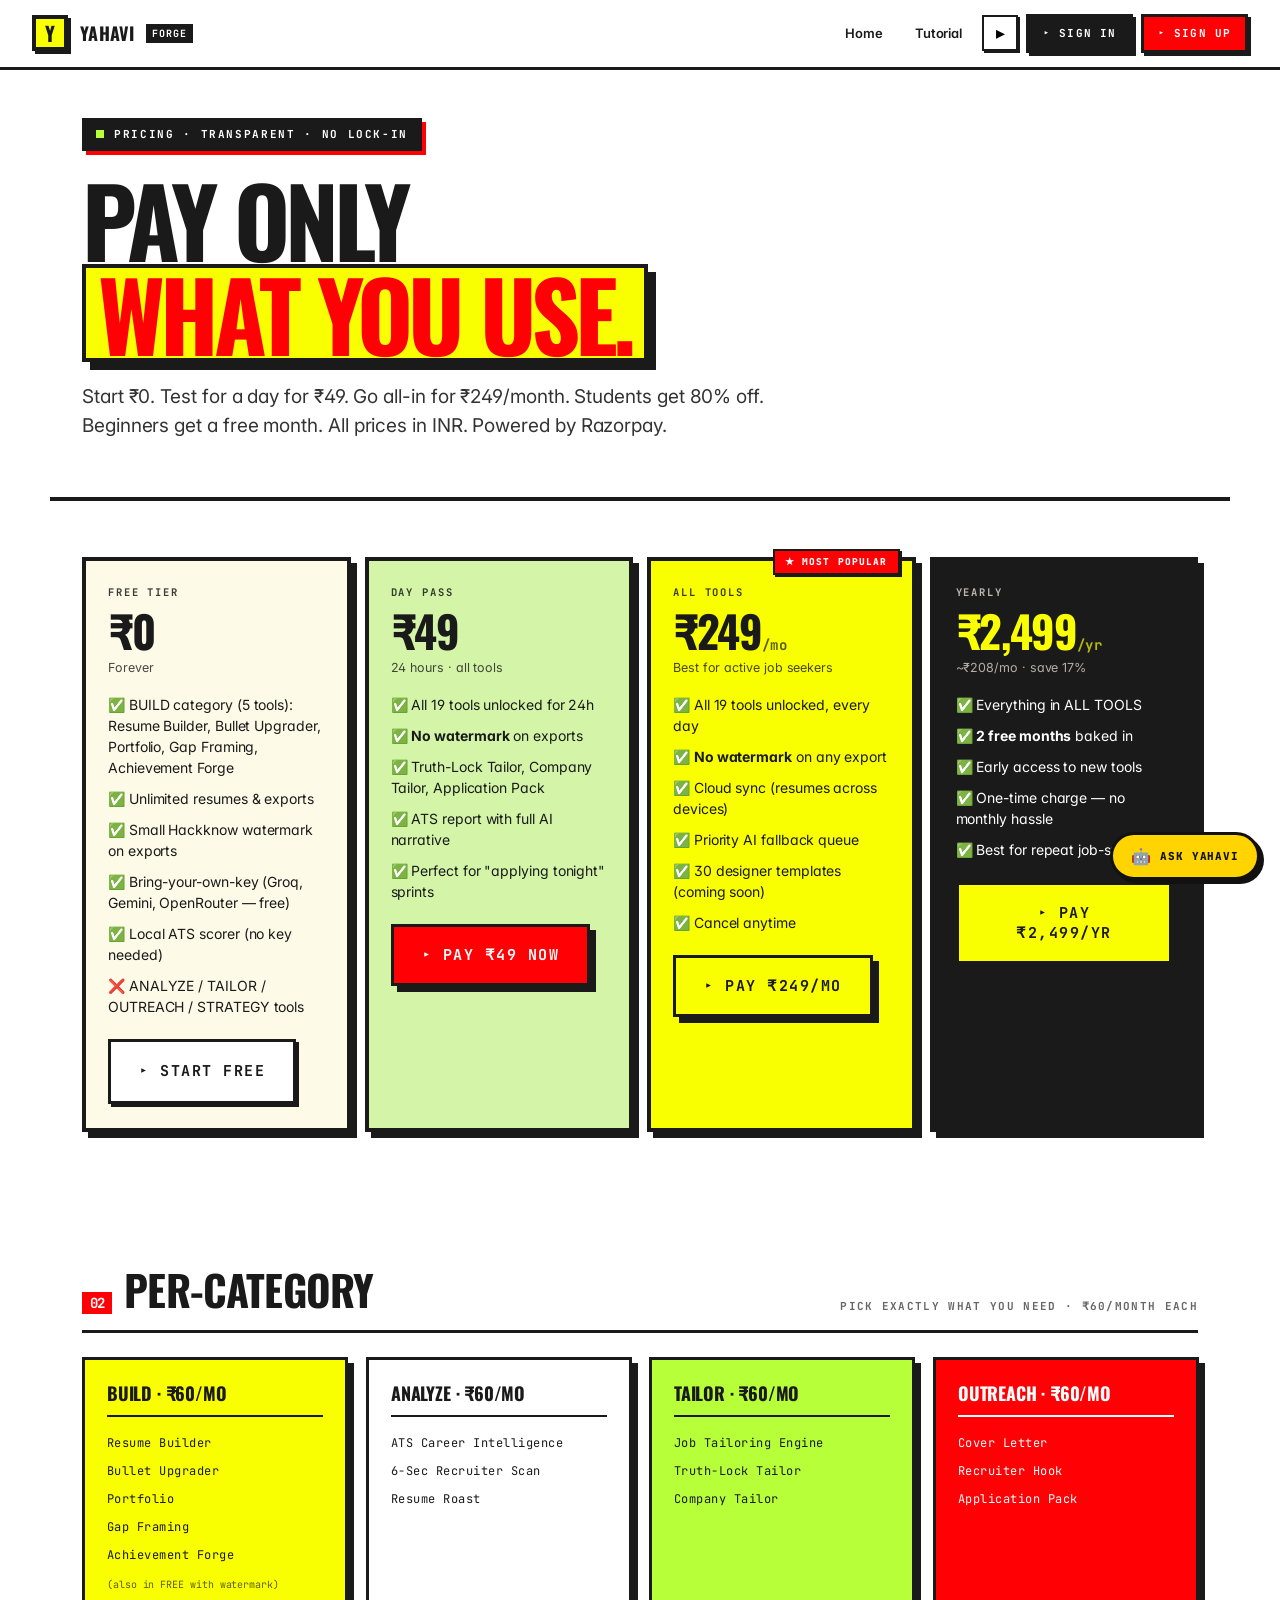
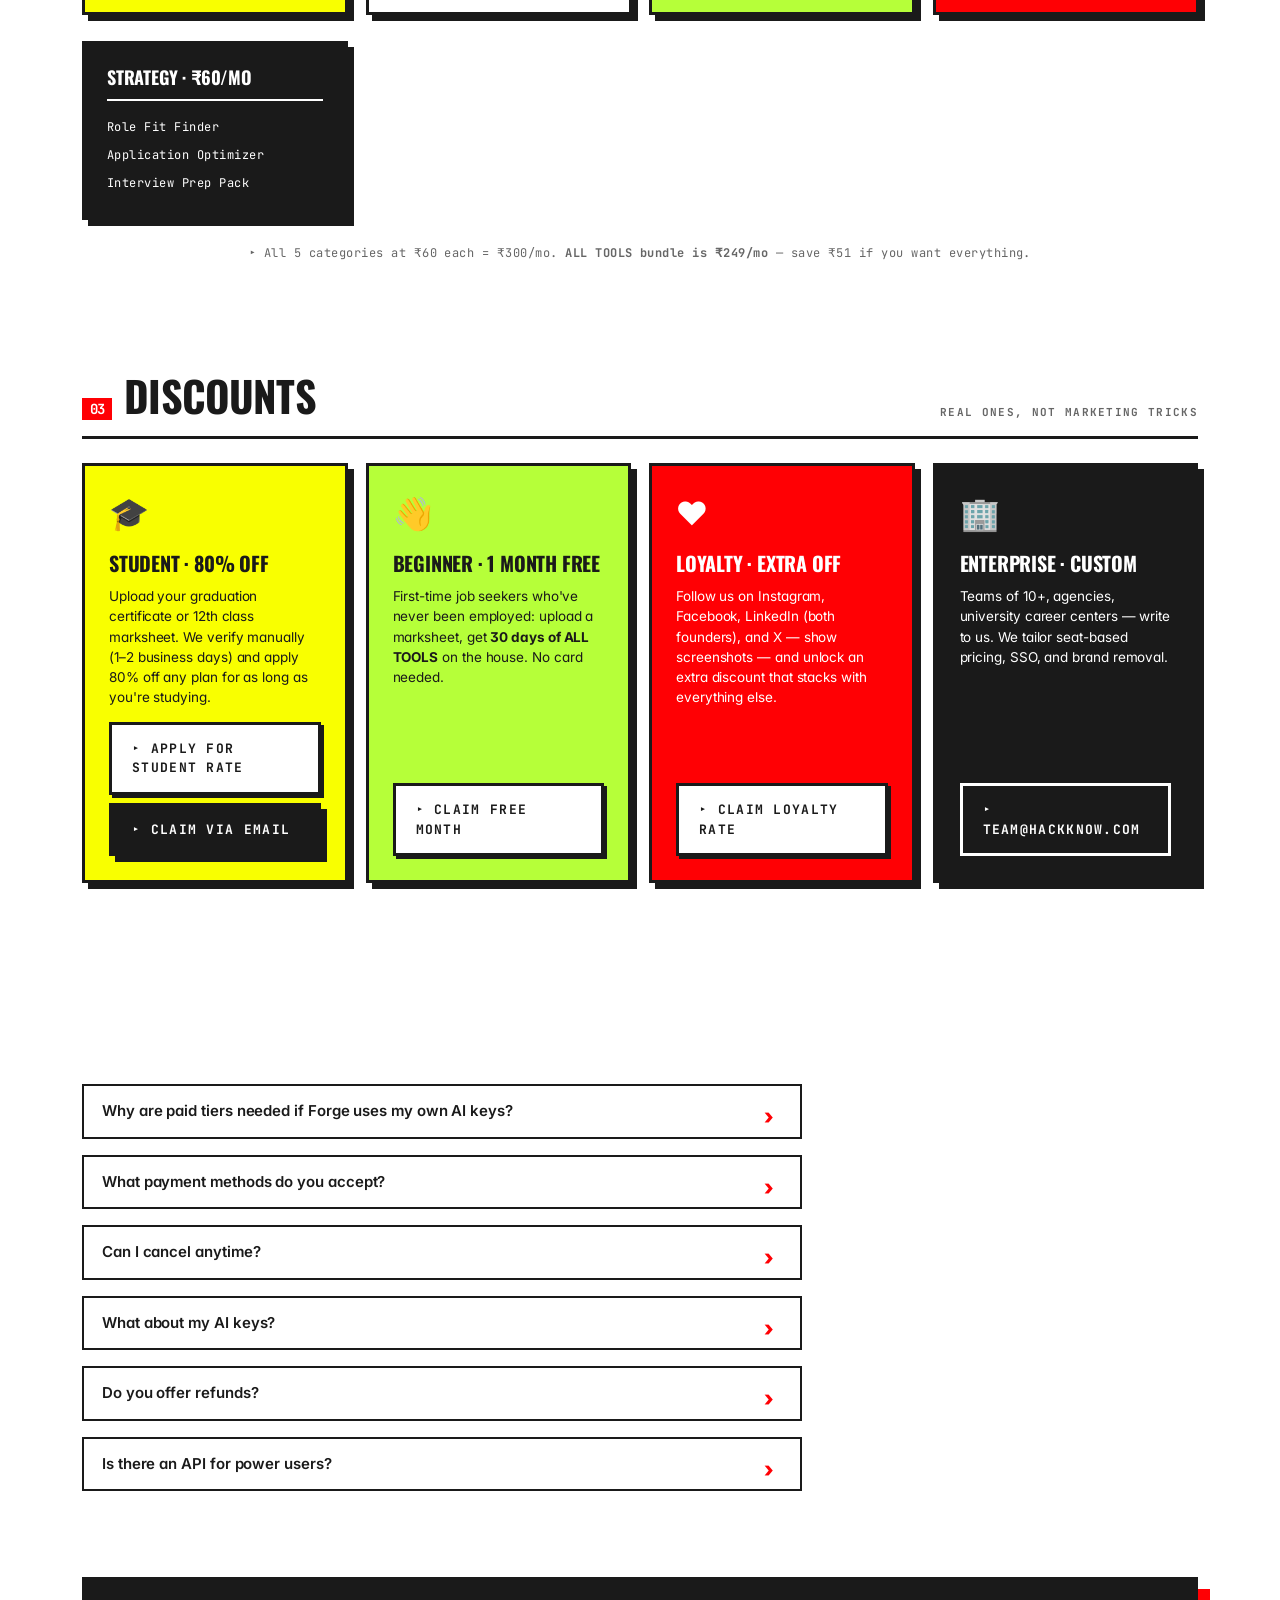
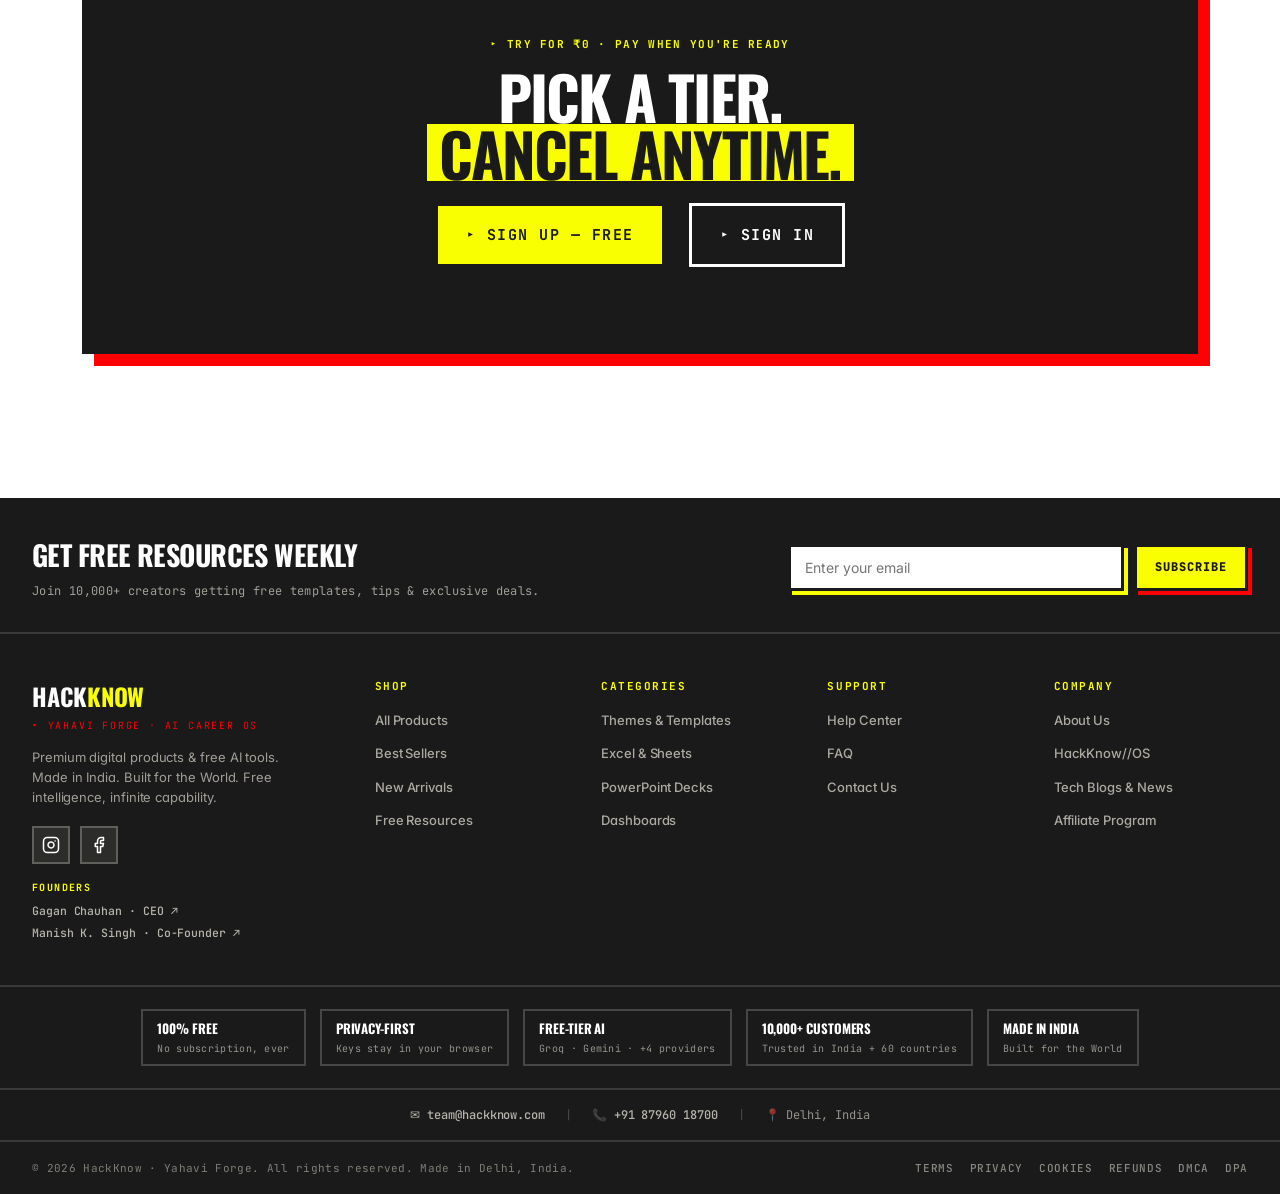
<file: pricing.html>
<!DOCTYPE html>
<html lang="en">
<head>
<meta charset="UTF-8" />
<meta name="viewport" content="width=device-width, initial-scale=1.0, viewport-fit=cover" />
<title>Pricing — Yahavi Forge · by Hackknow</title>
<meta name="description" content="Free to start. ₹49 day pass. ₹249/month for all 19 tools. Per-category from ₹60. Student 80% off. Beginner free month." />
<link rel="preconnect" href="https://fonts.googleapis.com" />
<link rel="preconnect" href="https://fonts.gstatic.com" crossorigin />
<link href="https://fonts.googleapis.com/css2?family=Oswald:wght@400;500;600;700&family=Inter:wght@400;500;600;700&family=JetBrains+Mono:wght@400;500;600;700;800&display=swap" rel="stylesheet" />
<link rel="stylesheet" href="styles.css" />
<link rel="stylesheet" href="forge-ui.css" />
<link rel="stylesheet" href="landing.css" />
<script src="js/theme.js"></script>
</head>
<body class="land-body">

<nav class="nav-bar">
  <a class="brand" href="/" style="border:none;">
    <div class="brand-mark">Y</div>
    <span>YAHAVI</span>
    <span class="brand-sub">FORGE</span>
  </a>
  <div class="nav-status">
    <a class="nav-link" href="/">Home</a>
    <a class="nav-link" href="/tutorial">Tutorial</a>
    <button id="theme-toggle" class="theme-toggle" type="button" aria-label="Switch theme">☀</button>
    <a class="btn-settings" href="/login" style="background:var(--ink);">▸ SIGN IN</a>
    <a class="btn-settings" href="/login?mode=signup" style="background:var(--pink);color:var(--paper);">▸ SIGN UP</a>
  </div>
</nav>

<section class="land-hero" style="padding-bottom:24px;">
  <div class="land-eyebrow reveal"><span class="blink"></span> PRICING · TRANSPARENT · NO LOCK-IN</div>
  <h1 class="land-title reveal">Pay only<br><span class="accent">what you use.</span></h1>
  <p class="land-sub reveal stagger-1">
    Start ₹0. Test for a day for ₹49. Go all-in for ₹249/month. Students get 80% off. Beginners get a free month.
    All prices in INR. Powered by Razorpay.
  </p>
</section>

<!-- ─── BIG GRID OF 4 MAIN TIERS ─── -->
<section class="land-section">
  <div class="pricing-row reveal">
    <div class="price-pill price-pill-free">
      <div class="pp-name">FREE TIER</div>
      <div class="pp-price">₹0</div>
      <div class="pp-meta">Forever</div>
      <ul class="price-list" style="margin-top:18px;">
        <li>✅ BUILD category (5 tools): Resume Builder, Bullet Upgrader, Portfolio, Gap Framing, Achievement Forge</li>
        <li>✅ Unlimited resumes & exports</li>
        <li>✅ Small Hackknow watermark on exports</li>
        <li>✅ Bring-your-own-key (Groq, Gemini, OpenRouter — free)</li>
        <li>✅ Local ATS scorer (no key needed)</li>
        <li>❌ ANALYZE / TAILOR / OUTREACH / STRATEGY tools</li>
      </ul>
      <a class="btn btn-ghost btn-xl" href="/login?mode=signup">▸ START FREE</a>
    </div>

    <div class="price-pill price-pill-day">
      <div class="pp-name">DAY PASS</div>
      <div class="pp-price">₹49</div>
      <div class="pp-meta">24 hours · all tools</div>
      <ul class="price-list" style="margin-top:18px;">
        <li>✅ All 19 tools unlocked for 24h</li>
        <li>✅ <strong>No watermark</strong> on exports</li>
        <li>✅ Truth-Lock Tailor, Company Tailor, Application Pack</li>
        <li>✅ ATS report with full AI narrative</li>
        <li>✅ Perfect for "applying tonight" sprints</li>
      </ul>
      <button class="btn btn-pink btn-xl" onclick="buyPlan('day')" type="button">▸ PAY ₹49 NOW</button>
    </div>

    <div class="price-pill price-pill-monthly">
      <div class="pp-name">ALL TOOLS</div>
      <div class="pp-price">₹249<span>/mo</span></div>
      <div class="pp-meta">Best for active job seekers</div>
      <ul class="price-list" style="margin-top:18px;">
        <li>✅ All 19 tools unlocked, every day</li>
        <li>✅ <strong>No watermark</strong> on any export</li>
        <li>✅ Cloud sync (resumes across devices)</li>
        <li>✅ Priority AI fallback queue</li>
        <li>✅ 30 designer templates (coming soon)</li>
        <li>✅ Cancel anytime</li>
      </ul>
      <button class="btn btn-primary btn-xl" onclick="buyPlan('monthly')" type="button">▸ PAY ₹249/MO</button>
    </div>

    <div class="price-pill price-pill-year">
      <div class="pp-name">YEARLY</div>
      <div class="pp-price">₹2,499<span>/yr</span></div>
      <div class="pp-meta">~₹208/mo · save 17%</div>
      <ul class="price-list" style="margin-top:18px;">
        <li>✅ Everything in ALL TOOLS</li>
        <li>✅ <strong>2 free months</strong> baked in</li>
        <li>✅ Early access to new tools</li>
        <li>✅ One-time charge — no monthly hassle</li>
        <li>✅ Best for repeat job-switchers</li>
      </ul>
      <button class="btn btn-primary btn-xl" onclick="buyPlan('yearly')" style="background:var(--yellow);color:var(--ink);" type="button">▸ PAY ₹2,499/YR</button>
    </div>
  </div>
</section>

<!-- ─── PER CATEGORY ─── -->
<section class="land-section">
  <div class="section-head reveal">
    <div class="section-title"><span class="num">02</span>Per-category</div>
    <div class="section-meta">Pick exactly what you need · ₹60/month each</div>
  </div>
  <div class="cat-grid">
    <div class="cat-card panel-yellow reveal scale stagger-1">
      <h4>BUILD · ₹60/mo</h4>
      <ul><li>Resume Builder</li><li>Bullet Upgrader</li><li>Portfolio</li><li>Gap Framing</li><li>Achievement Forge</li></ul>
      <div style="font-family:var(--font-mono);font-size:10px;margin-top:8px;opacity:.7;">(also in FREE with watermark)</div>
    </div>
    <div class="cat-card panel reveal scale stagger-2">
      <h4>ANALYZE · ₹60/mo</h4>
      <ul><li>ATS Career Intelligence</li><li>6-Sec Recruiter Scan</li><li>Resume Roast</li></ul>
    </div>
    <div class="cat-card panel-lime reveal scale stagger-3">
      <h4>TAILOR · ₹60/mo</h4>
      <ul><li>Job Tailoring Engine</li><li>Truth-Lock Tailor</li><li>Company Tailor</li></ul>
    </div>
    <div class="cat-card panel-pink reveal scale stagger-4">
      <h4>OUTREACH · ₹60/mo</h4>
      <ul><li>Cover Letter</li><li>Recruiter Hook</li><li>Application Pack</li></ul>
    </div>
    <div class="cat-card panel-dark reveal scale stagger-4">
      <h4>STRATEGY · ₹60/mo</h4>
      <ul><li>Role Fit Finder</li><li>Application Optimizer</li><li>Interview Prep Pack</li></ul>
    </div>
  </div>
  <p style="font-family:var(--font-mono);font-size:12px;color:var(--ink-faint);text-align:center;margin-top:16px;letter-spacing:.04em;">
    ▸ All 5 categories at ₹60 each = ₹300/mo. <strong>ALL TOOLS bundle is ₹249/mo</strong> — save ₹51 if you want everything.
  </p>
</section>

<!-- ─── DISCOUNTS ─── -->
<section class="land-section">
  <div class="section-head reveal">
    <div class="section-title"><span class="num">03</span>Discounts</div>
    <div class="section-meta">Real ones, not marketing tricks</div>
  </div>
  <div class="discount-grid reveal">
    <div class="discount-card panel-yellow">
      <div class="dc-emoji">🎓</div>
      <h3>Student · 80% off</h3>
      <p>Upload your graduation certificate or 12th class marksheet. We verify manually (1–2 business days) and apply 80% off any plan for as long as you're studying.</p>
      <a class="btn btn-ghost" href="/login?mode=signup&plan=student">▸ Apply for student rate</a>
      <a class="btn btn-primary" href="mailto:team@hackknow.com?subject=Student Discount Claim&body=Hi Hackknow team,%0A%0AI'd like to claim the 80% student discount.%0A%0AMy details:%0AName: %0ACollege/University: %0AYear of study: %0A%0AI'm attaching my marksheet/certificate." style="margin-top:8px;background:var(--ink);color:var(--paper);">▸ CLAIM VIA EMAIL</a>
    </div>
    <div class="discount-card panel-lime">
      <div class="dc-emoji">👋</div>
      <h3>Beginner · 1 month free</h3>
      <p>First-time job seekers who've never been employed: upload a marksheet, get <strong>30 days of ALL TOOLS</strong> on the house. No card needed.</p>
      <a class="btn btn-ghost" href="/login?mode=signup&plan=beginner">▸ Claim free month</a>
    </div>
    <div class="discount-card panel-pink">
      <div class="dc-emoji">❤</div>
      <h3>Loyalty · extra off</h3>
      <p>Follow us on Instagram, Facebook, LinkedIn (both founders), and X — show screenshots — and unlock an extra discount that stacks with everything else.</p>
      <a class="btn btn-ghost" href="mailto:team@hackknow.com?subject=Loyalty%20discount">▸ Claim loyalty rate</a>
    </div>
    <div class="discount-card panel-dark">
      <div class="dc-emoji">🏢</div>
      <h3>Enterprise · custom</h3>
      <p>Teams of 10+, agencies, university career centers — write to us. We tailor seat-based pricing, SSO, and brand removal.</p>
      <a class="btn btn-ghost" style="background:transparent;color:var(--paper);border-color:var(--paper);" href="mailto:team@hackknow.com?subject=Enterprise">▸ team@hackknow.com</a>
    </div>
  </div>
</section>

<!-- ─── FAQ ─── -->
<section class="land-section">
  <div class="section-head reveal">
    <div class="section-title"><span class="num">04</span>FAQ</div>
    <div class="section-meta">Straight answers</div>
  </div>
  <div class="faq-list reveal stagger-1">
    <details class="faq-item">
      <summary>Why are paid tiers needed if Forge uses my own AI keys?</summary>
      <p>Free tier covers the most-used BUILD tools (resume + bullets + portfolio + gap + achievement). The other 12 tools — ATS analysis, tailoring, outreach, strategy, interview prep — are where the real research, prompt engineering, and ongoing tuning live. Paid tiers also remove the watermark, unlock cloud sync, designer templates, and priority routing across providers when one rate-limits.</p>
    </details>
    <details class="faq-item">
      <summary>What payment methods do you accept?</summary>
      <p>UPI, all major Indian cards, netbanking, wallets — via Razorpay. INR only at launch; Stripe-powered global payments coming Phase 2.</p>
    </details>
    <details class="faq-item">
      <summary>Can I cancel anytime?</summary>
      <p>Yes. Monthly cancels at the end of the cycle. Day pass auto-expires after 24h. Yearly refunded pro-rata if you cancel within 14 days.</p>
    </details>
    <details class="faq-item">
      <summary>What about my AI keys?</summary>
      <p>Forge uses bring-your-own-key. You generate free keys at Groq, Gemini, OpenRouter (60 seconds each, no card). You paste them into Forge's ▸ KEYS panel. You can revoke any key from your provider's dashboard whenever you want.</p>
    </details>
    <details class="faq-item">
      <summary>Do you offer refunds?</summary>
      <p>Day pass: not refundable (24h product). Monthly: full refund within 7 days, no questions. Yearly: pro-rata within 14 days.</p>
    </details>
    <details class="faq-item">
      <summary>Is there an API for power users?</summary>
      <p>API access is on the roadmap for the YEARLY tier (and Enterprise). See <a href="/docs">API & Documentation</a>.</p>
    </details>
  </div>
</section>

<!-- ─── FINAL CTA ─── -->
<section class="land-section land-final">
  <div class="panel-dark land-final-card reveal scale">
    <div class="section-meta" style="color:var(--yellow);">▸ TRY FOR ₹0 · PAY WHEN YOU'RE READY</div>
    <h2 class="land-final-h">Pick a tier.<br><span class="land-final-mark">Cancel anytime.</span></h2>
    <div class="land-final-ctas">
      <a class="btn btn-primary btn-xl" href="/login?mode=signup">▸ SIGN UP — FREE</a>
      <a class="btn btn-ghost btn-xl" href="/login" style="background:transparent;color:var(--paper);border-color:var(--paper);">▸ SIGN IN</a>
    </div>
  </div>
</section>

<div id="site-footer"></div>

<button id="ask-yahavi-btn" class="ask-yahavi-btn" aria-label="Ask Yahavi AI">
  <span>🤖</span><span class="ask-label">Ask Yahavi</span>
</button>

<script src="forge-ui.js"></script>
<script src="js/scroll-anim.js"></script>
<script src="js/chatbot.js"></script>

<script src="https://checkout.razorpay.com/v1/checkout.js"></script>
<script src="js/coupon.js"></script>
<script src="js/paywall.js"></script>
<script>
function buyPlan(planId) {
  var P = window.HKForge && window.HKForge.Paywall;
  if (!P) { alert('Payment loading... please try again in a moment.'); return; }
  P.open({
    action: 'export',
    onAllow: function() {
      window.location.href = '/app';
    }
  });
  // Directly trigger checkout for the plan
  setTimeout(function() {
    var opts = document.querySelector('[data-plan-trigger="' + planId + '"]');
    if (opts) opts.click();
  }, 50);
}
// Override startCheckout to work on pricing page
document.addEventListener('DOMContentLoaded', function() {
  // Wire buy buttons to open Razorpay directly
  window._buyPlan = function(planId) {
    var amounts = { day: 4900, monthly: 24900, yearly: 249900 };
    var labels  = { day: 'Day Pass — 24h All Access', monthly: 'All-Access Monthly', yearly: 'All-Access Yearly' };
    var hours   = { day: 24, monthly: 720, yearly: 8760 };
    if (!window.Razorpay) { window.location.href = '/app'; return; }
    new window.Razorpay({
      key: 'rzp_live_T5zNyTT4rOMLaO',
      amount: amounts[planId],
      currency: 'INR',
      name: 'Yahavi Forge',
      description: labels[planId],
      image: '/favicon.svg',
      prefill: { name: '', email: '', contact: '' },
      notes: { plan: planId, source: 'forge.hackknow.com/pricing' },
      theme: { color: '#FFD400', backdrop_color: 'rgba(0,0,0,.72)' },
      handler: function(resp) {
        // Unlock session
        var hours_map = { day: 24, monthly: 720, yearly: 8760 };
        var s = {
          unlocked: true, planId: planId,
          issuedAt: new Date().toISOString(),
          expiresAt: new Date(Date.now() + (hours_map[planId]||24) * 3600000).toISOString()
        };
        try { localStorage.setItem('yahavi-forge-session', JSON.stringify(s)); } catch(e){}
        try { localStorage.setItem('yahavi-forge-last-payment', JSON.stringify({ paymentId: resp.razorpay_payment_id, planId: planId, ts: Date.now() })); } catch(e){}
        // Redirect to app
        window.location.href = '/app?payment=success&plan=' + planId;
      },
      modal: { ondismiss: function() {} }
    }).open();
  };
  window.buyPlan = window._buyPlan;
});
</script>

</body>
</html>
</file>
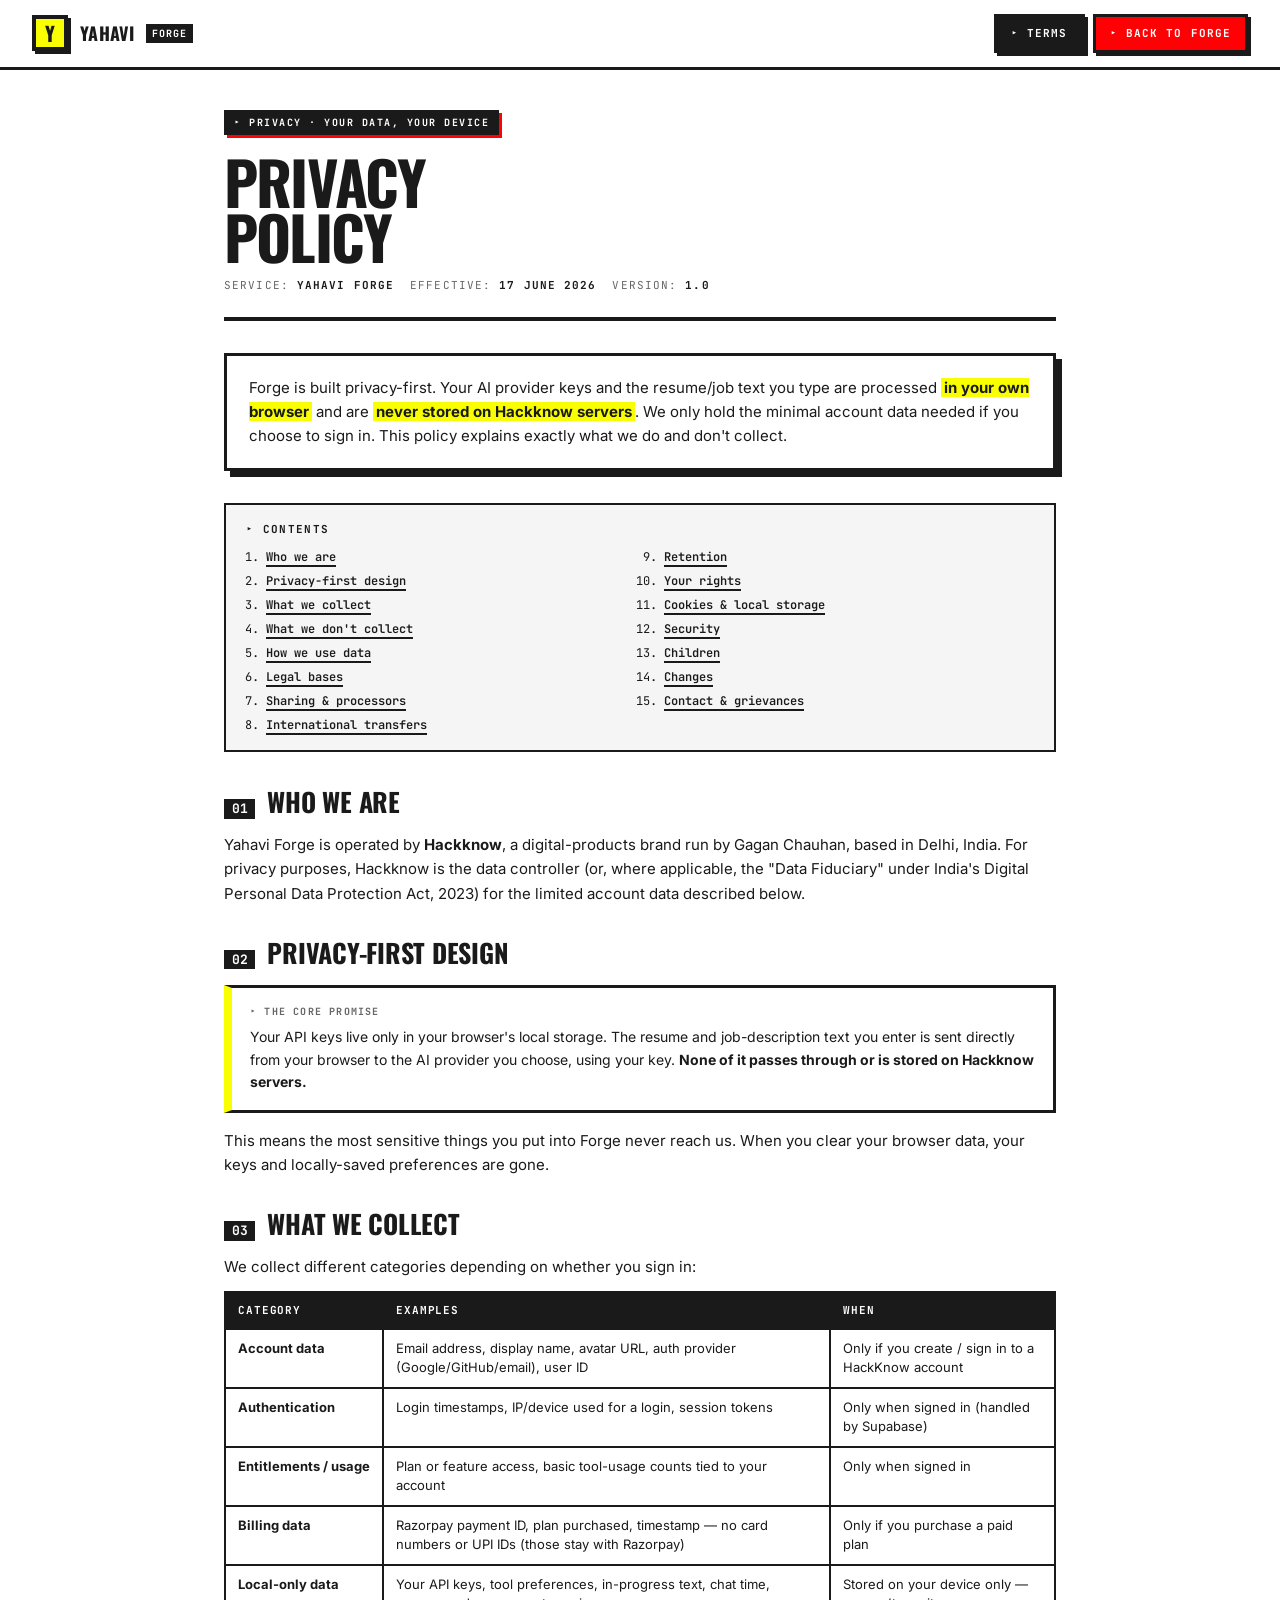
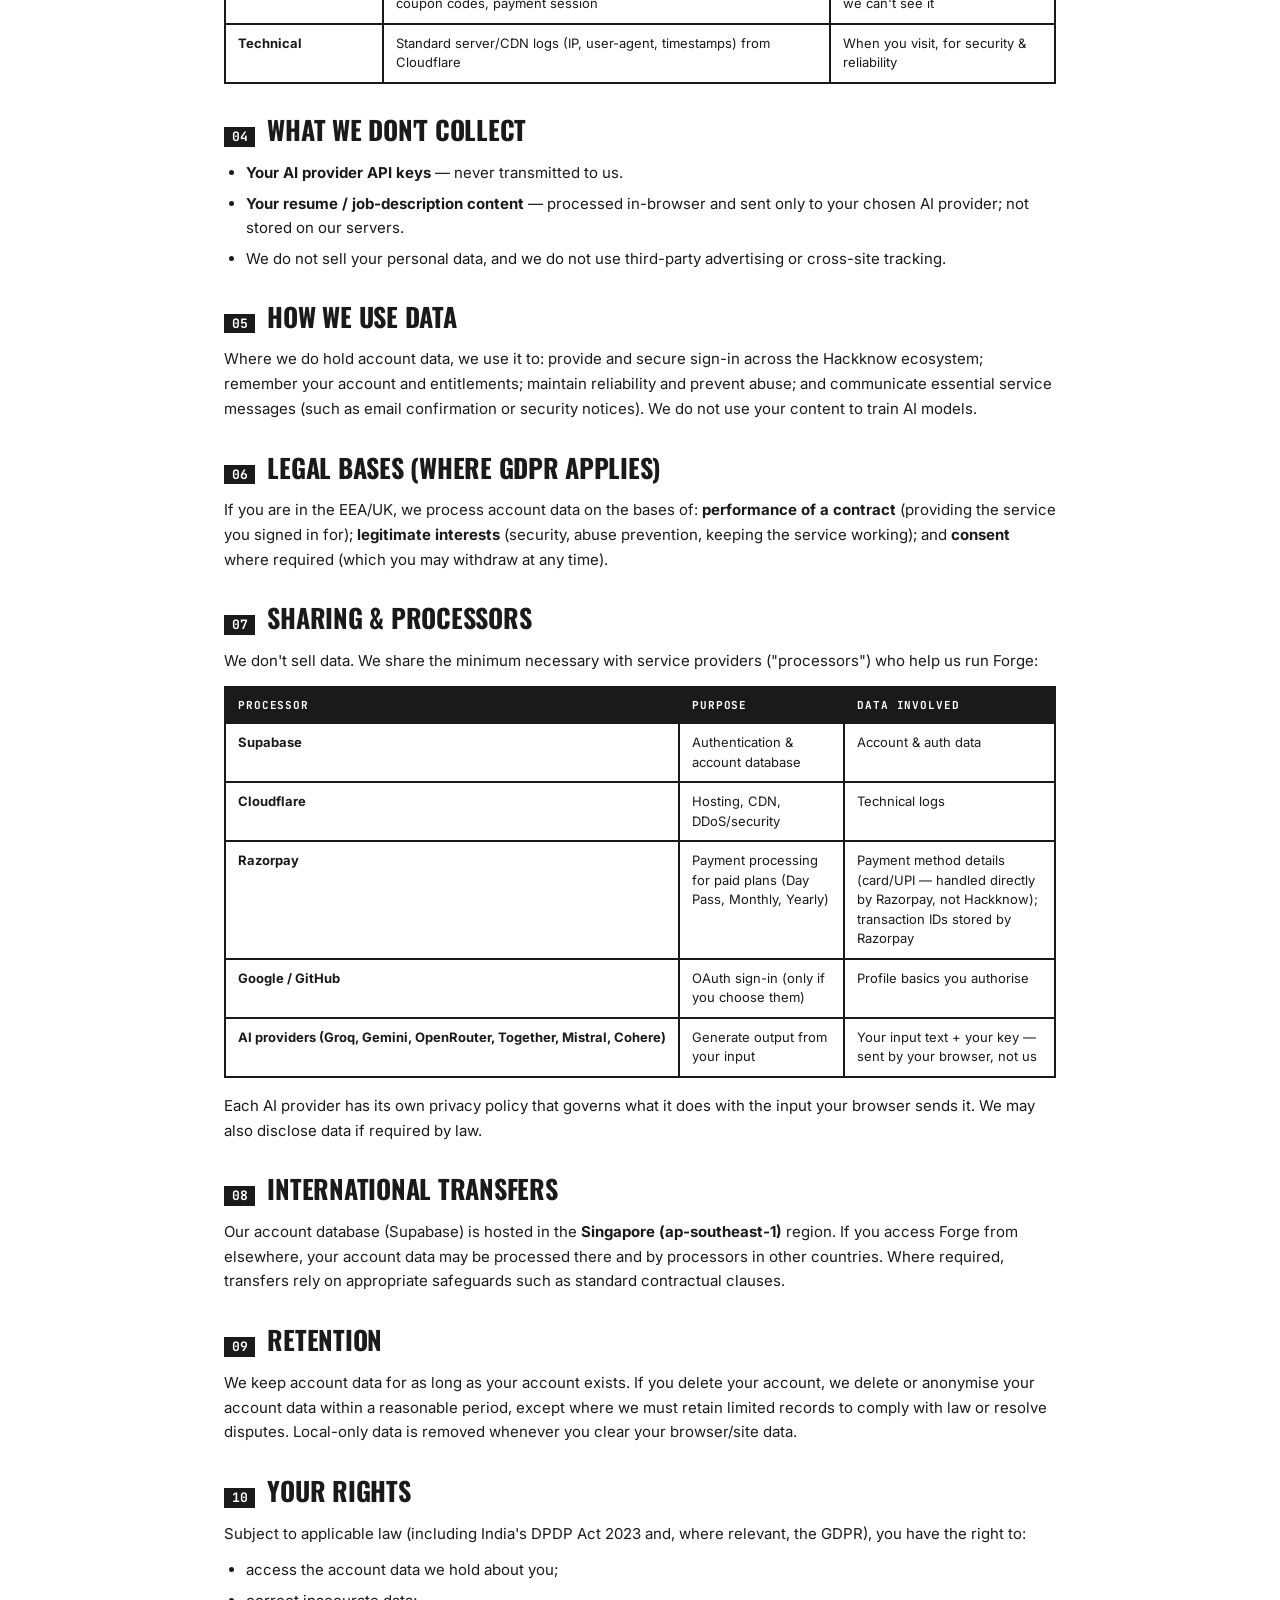
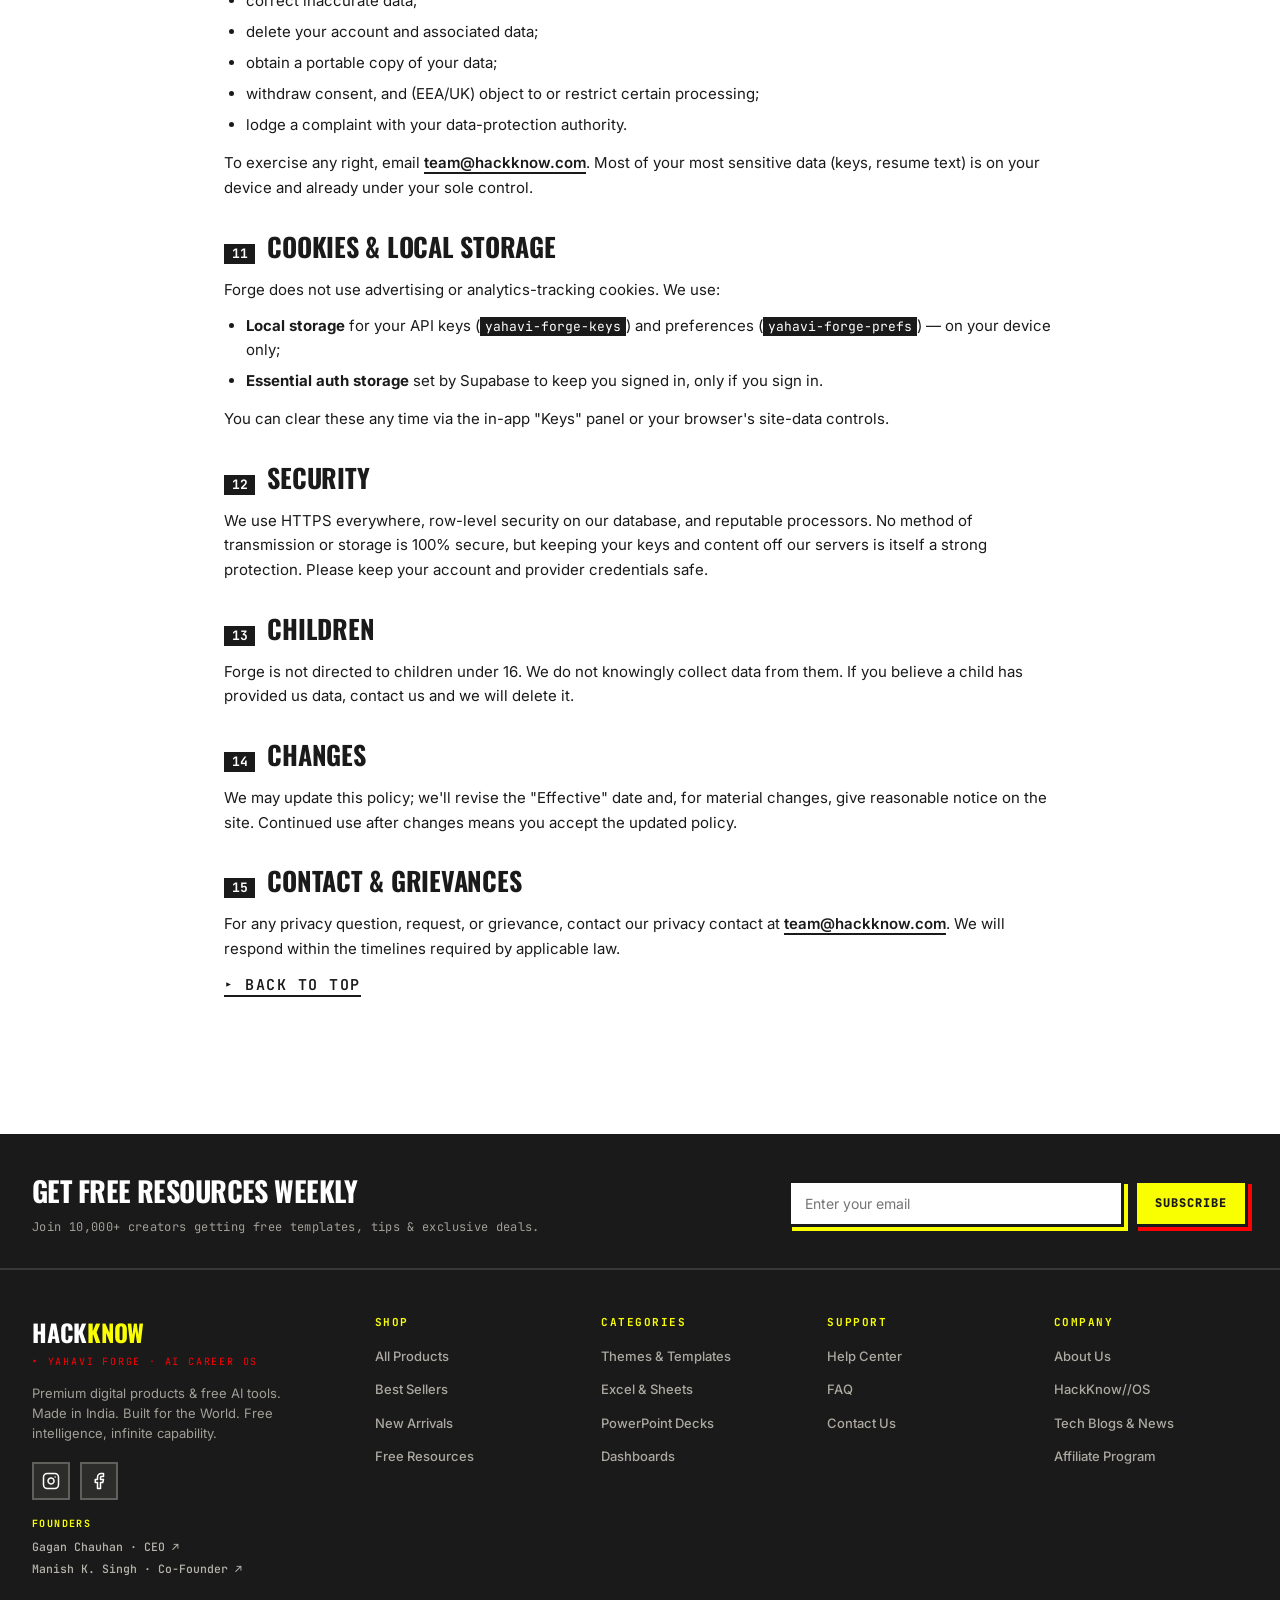
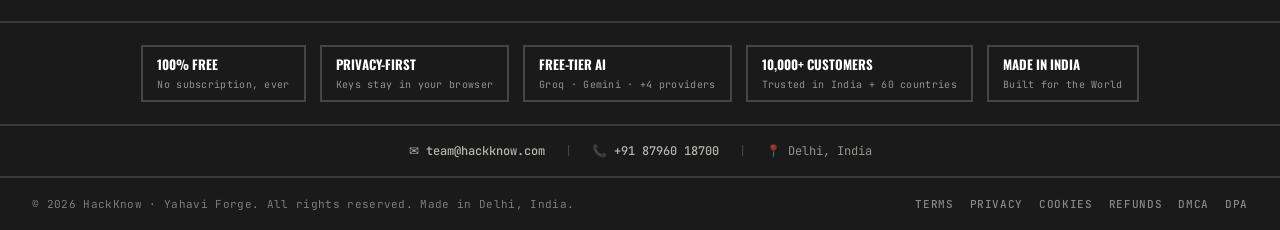
<file: privacy.html>
<!DOCTYPE html>
<html lang="en">
<head>
<meta charset="UTF-8" />
<meta name="viewport" content="width=device-width, initial-scale=1.0" />
<title>Privacy Policy — Yahavi Forge · by Hackknow</title>
<meta name="description" content="Privacy Policy for Yahavi Forge — freemium AI Career OS by Hackknow. BYOK, minimal data collection, Razorpay for payments." />
<link rel="icon" href="/favicon.svg" type="image/svg+xml" />
<link rel="preconnect" href="https://fonts.googleapis.com">
<link rel="preconnect" href="https://fonts.gstatic.com" crossorigin>
<link href="https://fonts.googleapis.com/css2?family=Oswald:wght@400;500;600;700&family=Inter:wght@400;500;600;700&family=JetBrains+Mono:wght@400;500;600;700;800&display=swap" rel="stylesheet">
<link rel="stylesheet" href="styles.css" />
<link rel="stylesheet" href="legal.css" />
<link rel="stylesheet" href="forge-ui.css" />
</head>
<body>

<nav class="nav-bar">
  <a class="brand" href="/" style="border:none;">
    <div class="brand-mark">Y</div>
    <span>YAHAVI</span>
    <span class="brand-sub">FORGE</span>
  </a>
  <div class="nav-status">
    <a class="btn-settings" href="/terms" style="background:var(--ink);">▸ TERMS</a>
    <a class="btn-settings" href="/">▸ BACK TO FORGE</a>
  </div>
</nav>

<main class="legal-main">

  <header class="legal-head">
    <div class="legal-eyebrow">▸ PRIVACY · YOUR DATA, YOUR DEVICE</div>
    <h1 class="legal-title">Privacy<br>Policy</h1>
    <div class="legal-meta">
      <span>Service: <strong>Yahavi Forge</strong></span>
      <span>Effective: <strong>17 June 2026</strong></span>
      <span>Version: <strong>1.0</strong></span>
    </div>
  </header>

  <div class="legal-intro">
    Forge is built privacy-first. Your AI provider keys and the resume/job text you type are processed
    <strong>in your own browser</strong> and are <strong>never stored on Hackknow servers</strong>. We only hold the
    minimal account data needed if you choose to sign in. This policy explains exactly what we do and don't collect.
  </div>

  <nav class="legal-toc" aria-label="Table of contents">
    <div class="legal-toc-title">▸ CONTENTS</div>
    <ol>
      <li><a href="#who">Who we are</a></li>
      <li><a href="#design">Privacy-first design</a></li>
      <li><a href="#collect">What we collect</a></li>
      <li><a href="#dont">What we don't collect</a></li>
      <li><a href="#use">How we use data</a></li>
      <li><a href="#bases">Legal bases</a></li>
      <li><a href="#share">Sharing &amp; processors</a></li>
      <li><a href="#transfer">International transfers</a></li>
      <li><a href="#retention">Retention</a></li>
      <li><a href="#rights">Your rights</a></li>
      <li><a href="#cookies">Cookies &amp; local storage</a></li>
      <li><a href="#security">Security</a></li>
      <li><a href="#children">Children</a></li>
      <li><a href="#changes">Changes</a></li>
      <li><a href="#contact">Contact &amp; grievances</a></li>
    </ol>
  </nav>

  <section class="legal-section" id="who">
    <h2><span class="num">01</span>Who we are</h2>
    <p>Yahavi Forge is operated by <strong>Hackknow</strong>, a digital-products brand run by Gagan Chauhan, based in
    Delhi, India. For privacy purposes, Hackknow is the data controller (or, where applicable, the "Data Fiduciary"
    under India's Digital Personal Data Protection Act, 2023) for the limited account data described below.</p>
  </section>

  <section class="legal-section" id="design">
    <h2><span class="num">02</span>Privacy-first design</h2>
    <div class="legal-callout yellow">
      <span class="tag">▸ The core promise</span>
      Your API keys live only in your browser's local storage. The resume and job-description text you enter is sent
      directly from your browser to the AI provider you choose, using your key. <strong>None of it passes through or is
      stored on Hackknow servers.</strong>
    </div>
    <p>This means the most sensitive things you put into Forge never reach us. When you clear your browser data, your
    keys and locally-saved preferences are gone.</p>
  </section>

  <section class="legal-section" id="collect">
    <h2><span class="num">03</span>What we collect</h2>
    <p>We collect different categories depending on whether you sign in:</p>
    <table class="legal-table">
      <thead><tr><th>Category</th><th>Examples</th><th>When</th></tr></thead>
      <tbody>
        <tr><td>Account data</td><td>Email address, display name, avatar URL, auth provider (Google/GitHub/email), user ID</td><td>Only if you create / sign in to a HackKnow account</td></tr>
        <tr><td>Authentication</td><td>Login timestamps, IP/device used for a login, session tokens</td><td>Only when signed in (handled by Supabase)</td></tr>
        <tr><td>Entitlements / usage</td><td>Plan or feature access, basic tool-usage counts tied to your account</td><td>Only when signed in</td></tr>
        <tr><td>Billing data</td><td>Razorpay payment ID, plan purchased, timestamp — no card numbers or UPI IDs (those stay with Razorpay)</td><td>Only if you purchase a paid plan</td></tr>
        <tr><td>Local-only data</td><td>Your API keys, tool preferences, in-progress text, chat time, coupon codes, payment session</td><td>Stored on your device only — we can't see it</td></tr>
        <tr><td>Technical</td><td>Standard server/CDN logs (IP, user-agent, timestamps) from Cloudflare</td><td>When you visit, for security &amp; reliability</td></tr>
      </tbody>
    </table>
  </section>

  <section class="legal-section" id="dont">
    <h2><span class="num">04</span>What we don't collect</h2>
    <ul>
      <li><strong>Your AI provider API keys</strong> — never transmitted to us.</li>
      <li><strong>Your resume / job-description content</strong> — processed in-browser and sent only to your chosen AI provider; not stored on our servers.</li>
      <li>We do not sell your personal data, and we do not use third-party advertising or cross-site tracking.</li>
    </ul>
  </section>

  <section class="legal-section" id="use">
    <h2><span class="num">05</span>How we use data</h2>
    <p>Where we do hold account data, we use it to: provide and secure sign-in across the Hackknow ecosystem; remember
    your account and entitlements; maintain reliability and prevent abuse; and communicate essential service messages
    (such as email confirmation or security notices). We do not use your content to train AI models.</p>
  </section>

  <section class="legal-section" id="bases">
    <h2><span class="num">06</span>Legal bases (where GDPR applies)</h2>
    <p>If you are in the EEA/UK, we process account data on the bases of: <strong>performance of a contract</strong>
    (providing the service you signed in for); <strong>legitimate interests</strong> (security, abuse prevention,
    keeping the service working); and <strong>consent</strong> where required (which you may withdraw at any time).</p>
  </section>

  <section class="legal-section" id="share">
    <h2><span class="num">07</span>Sharing &amp; processors</h2>
    <p>We don't sell data. We share the minimum necessary with service providers ("processors") who help us run Forge:</p>
    <table class="legal-table">
      <thead><tr><th>Processor</th><th>Purpose</th><th>Data involved</th></tr></thead>
      <tbody>
        <tr><td>Supabase</td><td>Authentication &amp; account database</td><td>Account &amp; auth data</td></tr>
        <tr><td>Cloudflare</td><td>Hosting, CDN, DDoS/security</td><td>Technical logs</td></tr>
        <tr><td>Razorpay</td><td>Payment processing for paid plans (Day Pass, Monthly, Yearly)</td><td>Payment method details (card/UPI — handled directly by Razorpay, not Hackknow); transaction IDs stored by Razorpay</td></tr>
        <tr><td>Google / GitHub</td><td>OAuth sign-in (only if you choose them)</td><td>Profile basics you authorise</td></tr>
        <tr><td>AI providers (Groq, Gemini, OpenRouter, Together, Mistral, Cohere)</td><td>Generate output from your input</td><td>Your input text + your key — sent by your browser, not us</td></tr>
      </tbody>
    </table>
    <p>Each AI provider has its own privacy policy that governs what it does with the input your browser sends it. We
    may also disclose data if required by law.</p>
  </section>

  <section class="legal-section" id="transfer">
    <h2><span class="num">08</span>International transfers</h2>
    <p>Our account database (Supabase) is hosted in the <strong>Singapore (ap-southeast-1)</strong> region. If you access
    Forge from elsewhere, your account data may be processed there and by processors in other countries. Where required,
    transfers rely on appropriate safeguards such as standard contractual clauses.</p>
  </section>

  <section class="legal-section" id="retention">
    <h2><span class="num">09</span>Retention</h2>
    <p>We keep account data for as long as your account exists. If you delete your account, we delete or anonymise your
    account data within a reasonable period, except where we must retain limited records to comply with law or resolve
    disputes. Local-only data is removed whenever you clear your browser/site data.</p>
  </section>

  <section class="legal-section" id="rights">
    <h2><span class="num">10</span>Your rights</h2>
    <p>Subject to applicable law (including India's DPDP Act 2023 and, where relevant, the GDPR), you have the right to:</p>
    <ul>
      <li>access the account data we hold about you;</li>
      <li>correct inaccurate data;</li>
      <li>delete your account and associated data;</li>
      <li>obtain a portable copy of your data;</li>
      <li>withdraw consent, and (EEA/UK) object to or restrict certain processing;</li>
      <li>lodge a complaint with your data-protection authority.</li>
    </ul>
    <p>To exercise any right, email <a href="mailto:team@hackknow.com">team@hackknow.com</a>. Most of your most
    sensitive data (keys, resume text) is on your device and already under your sole control.</p>
  </section>

  <section class="legal-section" id="cookies">
    <h2><span class="num">11</span>Cookies &amp; local storage</h2>
    <p>Forge does not use advertising or analytics-tracking cookies. We use:</p>
    <ul>
      <li><strong>Local storage</strong> for your API keys (<code>yahavi-forge-keys</code>) and preferences (<code>yahavi-forge-prefs</code>) — on your device only;</li>
      <li><strong>Essential auth storage</strong> set by Supabase to keep you signed in, only if you sign in.</li>
    </ul>
    <p>You can clear these any time via the in-app "Keys" panel or your browser's site-data controls.</p>
  </section>

  <section class="legal-section" id="security">
    <h2><span class="num">12</span>Security</h2>
    <p>We use HTTPS everywhere, row-level security on our database, and reputable processors. No method of transmission or
    storage is 100% secure, but keeping your keys and content off our servers is itself a strong protection. Please keep
    your account and provider credentials safe.</p>
  </section>

  <section class="legal-section" id="children">
    <h2><span class="num">13</span>Children</h2>
    <p>Forge is not directed to children under 16. We do not knowingly collect data from them. If you believe a child has
    provided us data, contact us and we will delete it.</p>
  </section>

  <section class="legal-section" id="changes">
    <h2><span class="num">14</span>Changes</h2>
    <p>We may update this policy; we'll revise the "Effective" date and, for material changes, give reasonable notice on
    the site. Continued use after changes means you accept the updated policy.</p>
  </section>

  <section class="legal-section" id="contact">
    <h2><span class="num">15</span>Contact &amp; grievances</h2>
    <p>For any privacy question, request, or grievance, contact our privacy contact at
    <a href="mailto:team@hackknow.com">team@hackknow.com</a>. We will respond within the timelines required by
    applicable law.</p>
    <p class="legal-backtop"><a href="#who">▸ BACK TO TOP</a></p>
  </section>

</main>

<div id="site-footer"></div>
<script src="forge-ui.js"></script>

</body>
</html>
</file>
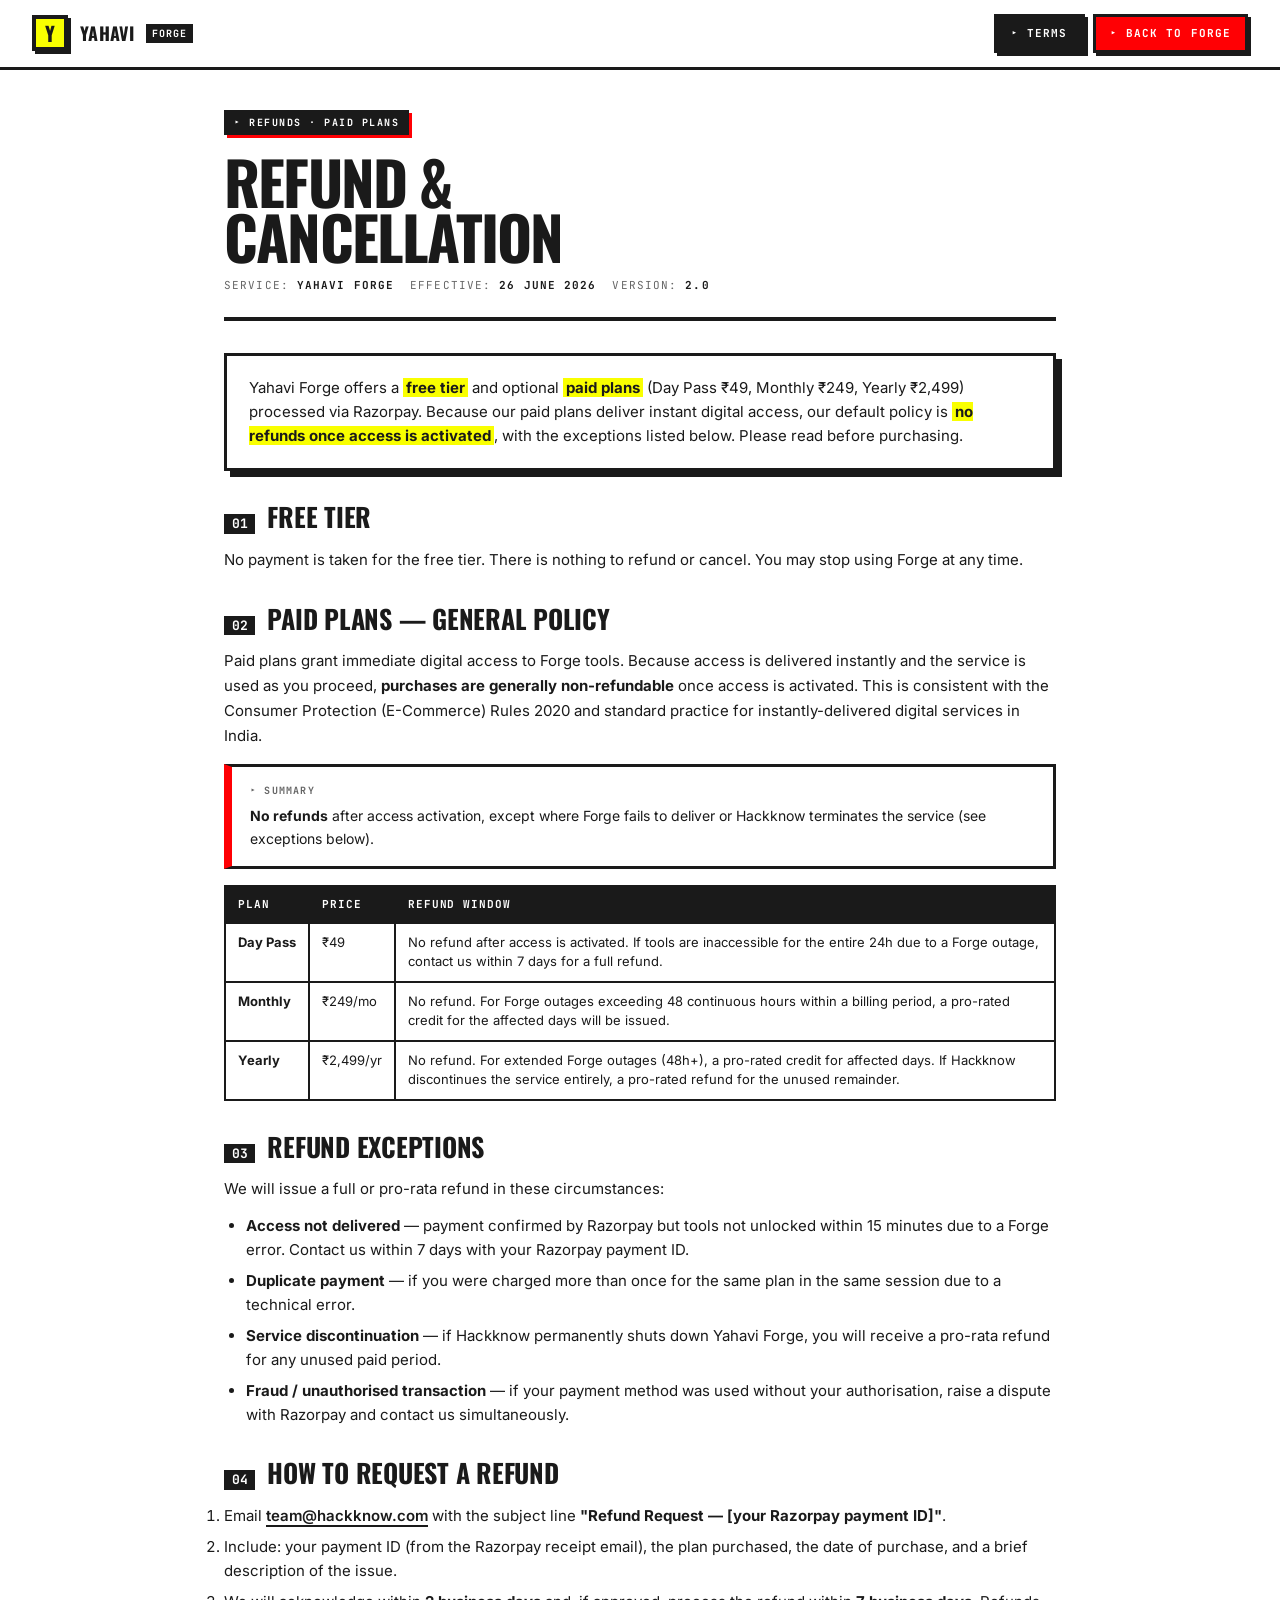
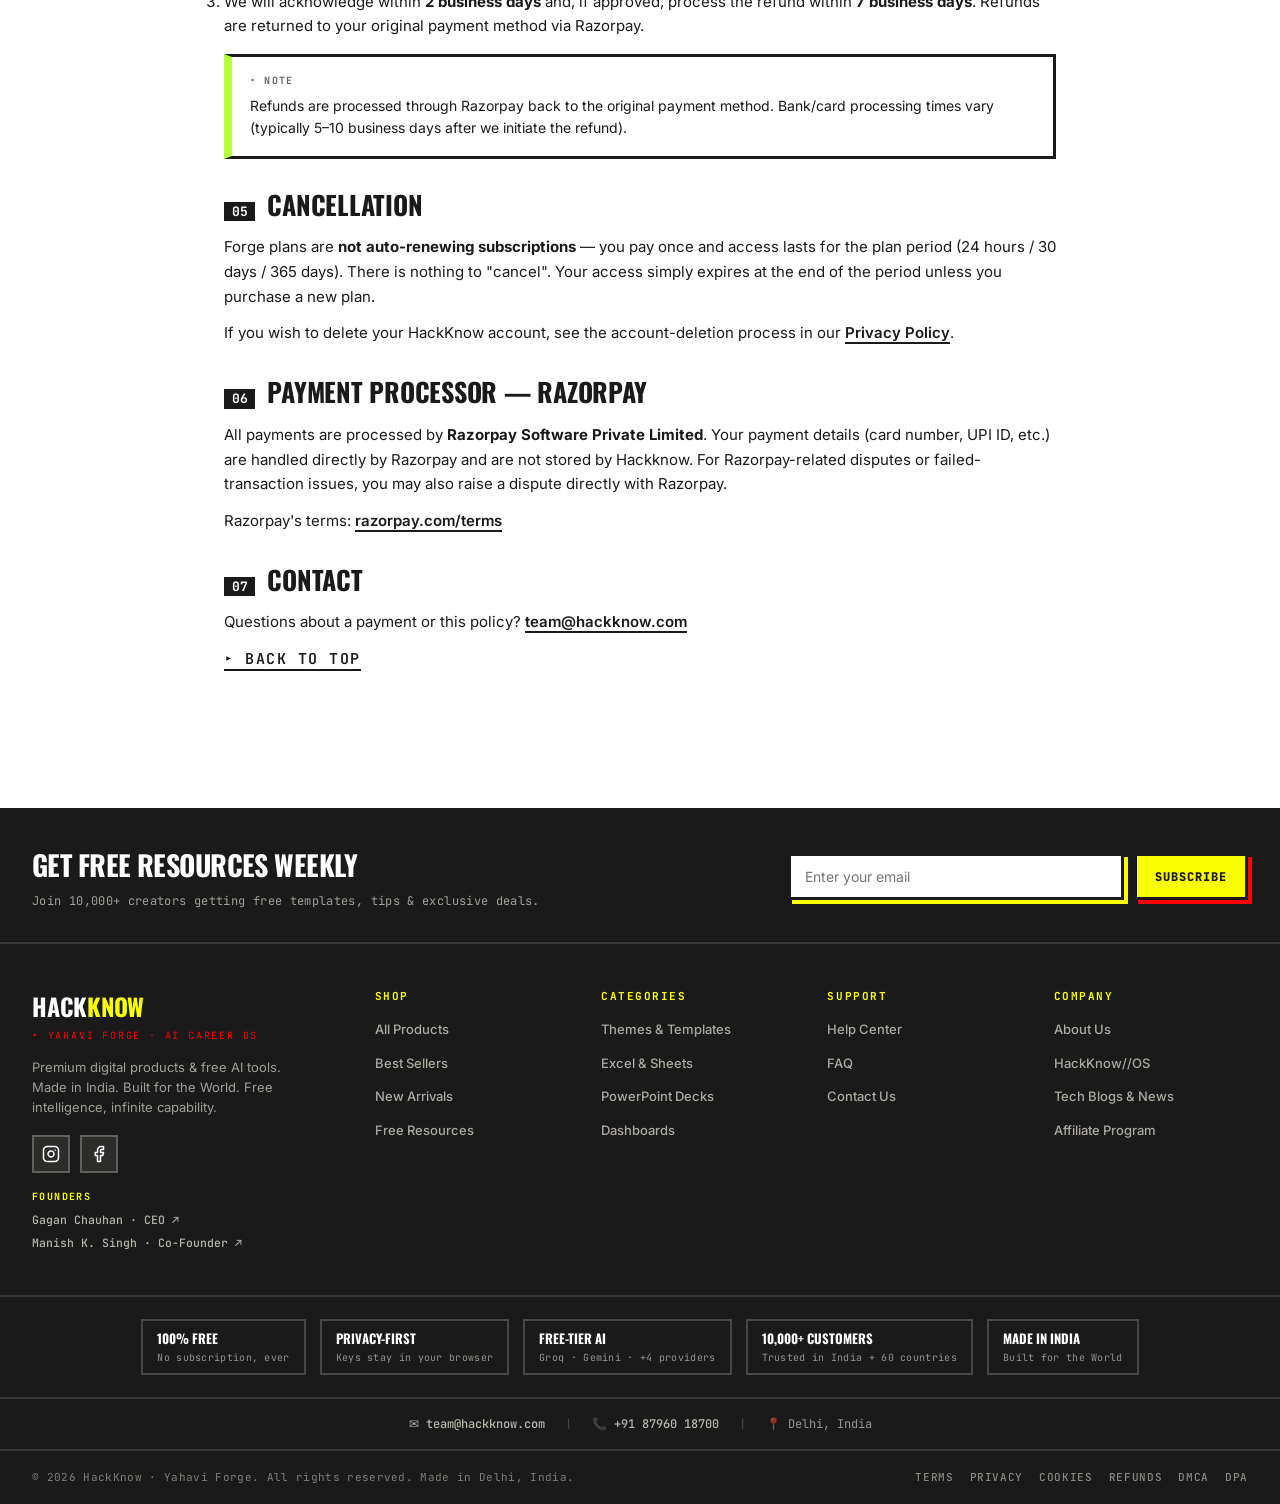
<file: refund.html>
<!DOCTYPE html>
<html lang="en">
<head>
<meta charset="UTF-8" />
<meta name="viewport" content="width=device-width, initial-scale=1.0" />
<title>Refund &amp; Cancellation Policy — Yahavi Forge · by Hackknow</title>
<meta name="description" content="Refund and cancellation policy for Yahavi Forge paid plans (Day Pass, Monthly, Yearly) — processed via Razorpay." />
<link rel="icon" href="/favicon.svg" type="image/svg+xml" />
<link rel="preconnect" href="https://fonts.googleapis.com">
<link rel="preconnect" href="https://fonts.gstatic.com" crossorigin>
<link href="https://fonts.googleapis.com/css2?family=Oswald:wght@400;500;600;700&family=Inter:wght@400;500;600;700&family=JetBrains+Mono:wght@400;500;600;700;800&display=swap" rel="stylesheet">
<link rel="stylesheet" href="styles.css" />
<link rel="stylesheet" href="legal.css" />
<link rel="stylesheet" href="forge-ui.css" />
</head>
<body>

<nav class="nav-bar">
  <a class="brand" href="/" style="border:none;">
    <div class="brand-mark">Y</div>
    <span>YAHAVI</span>
    <span class="brand-sub">FORGE</span>
  </a>
  <div class="nav-status">
    <a class="btn-settings" href="/terms" style="background:var(--ink);">▸ TERMS</a>
    <a class="btn-settings" href="/">▸ BACK TO FORGE</a>
  </div>
</nav>

<main class="legal-main">
  <header class="legal-head">
    <div class="legal-eyebrow">▸ REFUNDS · PAID PLANS</div>
    <h1 class="legal-title">Refund &amp;<br>Cancellation</h1>
    <div class="legal-meta">
      <span>Service: <strong>Yahavi Forge</strong></span>
      <span>Effective: <strong>26 June 2026</strong></span>
      <span>Version: <strong>2.0</strong></span>
    </div>
  </header>

  <div class="legal-intro">
    Yahavi Forge offers a <strong>free tier</strong> and optional <strong>paid plans</strong> (Day Pass ₹49, Monthly ₹249,
    Yearly ₹2,499) processed via Razorpay. Because our paid plans deliver instant digital access, our default policy
    is <strong>no refunds once access is activated</strong>, with the exceptions listed below. Please read before purchasing.
  </div>

  <section class="legal-section" id="free-tier">
    <h2><span class="num">01</span>Free tier</h2>
    <p>No payment is taken for the free tier. There is nothing to refund or cancel. You may stop using Forge at any time.</p>
  </section>

  <section class="legal-section" id="paid-plans">
    <h2><span class="num">02</span>Paid plans — general policy</h2>
    <p>Paid plans grant immediate digital access to Forge tools. Because access is delivered instantly and the service
    is used as you proceed, <strong>purchases are generally non-refundable</strong> once access is activated. This is
    consistent with the Consumer Protection (E-Commerce) Rules 2020 and standard practice for instantly-delivered digital
    services in India.</p>
    <div class="legal-callout">
      <span class="tag">▸ Summary</span>
      <strong>No refunds</strong> after access activation, except where Forge fails to deliver or Hackknow terminates
      the service (see exceptions below).
    </div>
    <table class="legal-table">
      <thead><tr><th>Plan</th><th>Price</th><th>Refund window</th></tr></thead>
      <tbody>
        <tr><td>Day Pass</td><td>₹49</td><td>No refund after access is activated. If tools are inaccessible for the entire 24h due to a Forge outage, contact us within 7 days for a full refund.</td></tr>
        <tr><td>Monthly</td><td>₹249/mo</td><td>No refund. For Forge outages exceeding 48 continuous hours within a billing period, a pro-rated credit for the affected days will be issued.</td></tr>
        <tr><td>Yearly</td><td>₹2,499/yr</td><td>No refund. For extended Forge outages (48h+), a pro-rated credit for affected days. If Hackknow discontinues the service entirely, a pro-rated refund for the unused remainder.</td></tr>
      </tbody>
    </table>
  </section>

  <section class="legal-section" id="exceptions">
    <h2><span class="num">03</span>Refund exceptions</h2>
    <p>We will issue a full or pro-rata refund in these circumstances:</p>
    <ul>
      <li><strong>Access not delivered</strong> — payment confirmed by Razorpay but tools not unlocked within 15 minutes due to a Forge error. Contact us within 7 days with your Razorpay payment ID.</li>
      <li><strong>Duplicate payment</strong> — if you were charged more than once for the same plan in the same session due to a technical error.</li>
      <li><strong>Service discontinuation</strong> — if Hackknow permanently shuts down Yahavi Forge, you will receive a pro-rata refund for any unused paid period.</li>
      <li><strong>Fraud / unauthorised transaction</strong> — if your payment method was used without your authorisation, raise a dispute with Razorpay and contact us simultaneously.</li>
    </ul>
  </section>

  <section class="legal-section" id="process">
    <h2><span class="num">04</span>How to request a refund</h2>
    <ol>
      <li>Email <a href="mailto:team@hackknow.com">team@hackknow.com</a> with the subject line <strong>"Refund Request — [your Razorpay payment ID]"</strong>.</li>
      <li>Include: your payment ID (from the Razorpay receipt email), the plan purchased, the date of purchase, and a brief description of the issue.</li>
      <li>We will acknowledge within <strong>2 business days</strong> and, if approved, process the refund within <strong>7 business days</strong>. Refunds are returned to your original payment method via Razorpay.</li>
    </ol>
    <div class="legal-callout lime">
      <span class="tag">▸ Note</span>
      Refunds are processed through Razorpay back to the original payment method. Bank/card processing times vary (typically 5–10 business days after we initiate the refund).
    </div>
  </section>

  <section class="legal-section" id="cancellation">
    <h2><span class="num">05</span>Cancellation</h2>
    <p>Forge plans are <strong>not auto-renewing subscriptions</strong> — you pay once and access lasts for the plan period
    (24 hours / 30 days / 365 days). There is nothing to "cancel". Your access simply expires at the end of the period
    unless you purchase a new plan.</p>
    <p>If you wish to delete your HackKnow account, see the account-deletion process in our <a href="/privacy">Privacy Policy</a>.</p>
  </section>

  <section class="legal-section" id="razorpay">
    <h2><span class="num">06</span>Payment processor — Razorpay</h2>
    <p>All payments are processed by <strong>Razorpay Software Private Limited</strong>. Your payment details (card number, UPI ID, etc.) are handled directly by Razorpay and are not stored by Hackknow. For Razorpay-related disputes or failed-transaction issues, you may also raise a dispute directly with Razorpay.</p>
    <p>Razorpay's terms: <a href="https://razorpay.com/terms/" target="_blank" rel="noopener noreferrer">razorpay.com/terms</a></p>
  </section>

  <section class="legal-section" id="contact">
    <h2><span class="num">07</span>Contact</h2>
    <p>Questions about a payment or this policy?
      <a href="mailto:team@hackknow.com">team@hackknow.com</a>
    </p>
    <p class="legal-backtop"><a href="#free-tier">▸ BACK TO TOP</a></p>
  </section>
</main>

<div id="site-footer"></div>
<script src="forge-ui.js"></script>
</body>
</html>
</file>
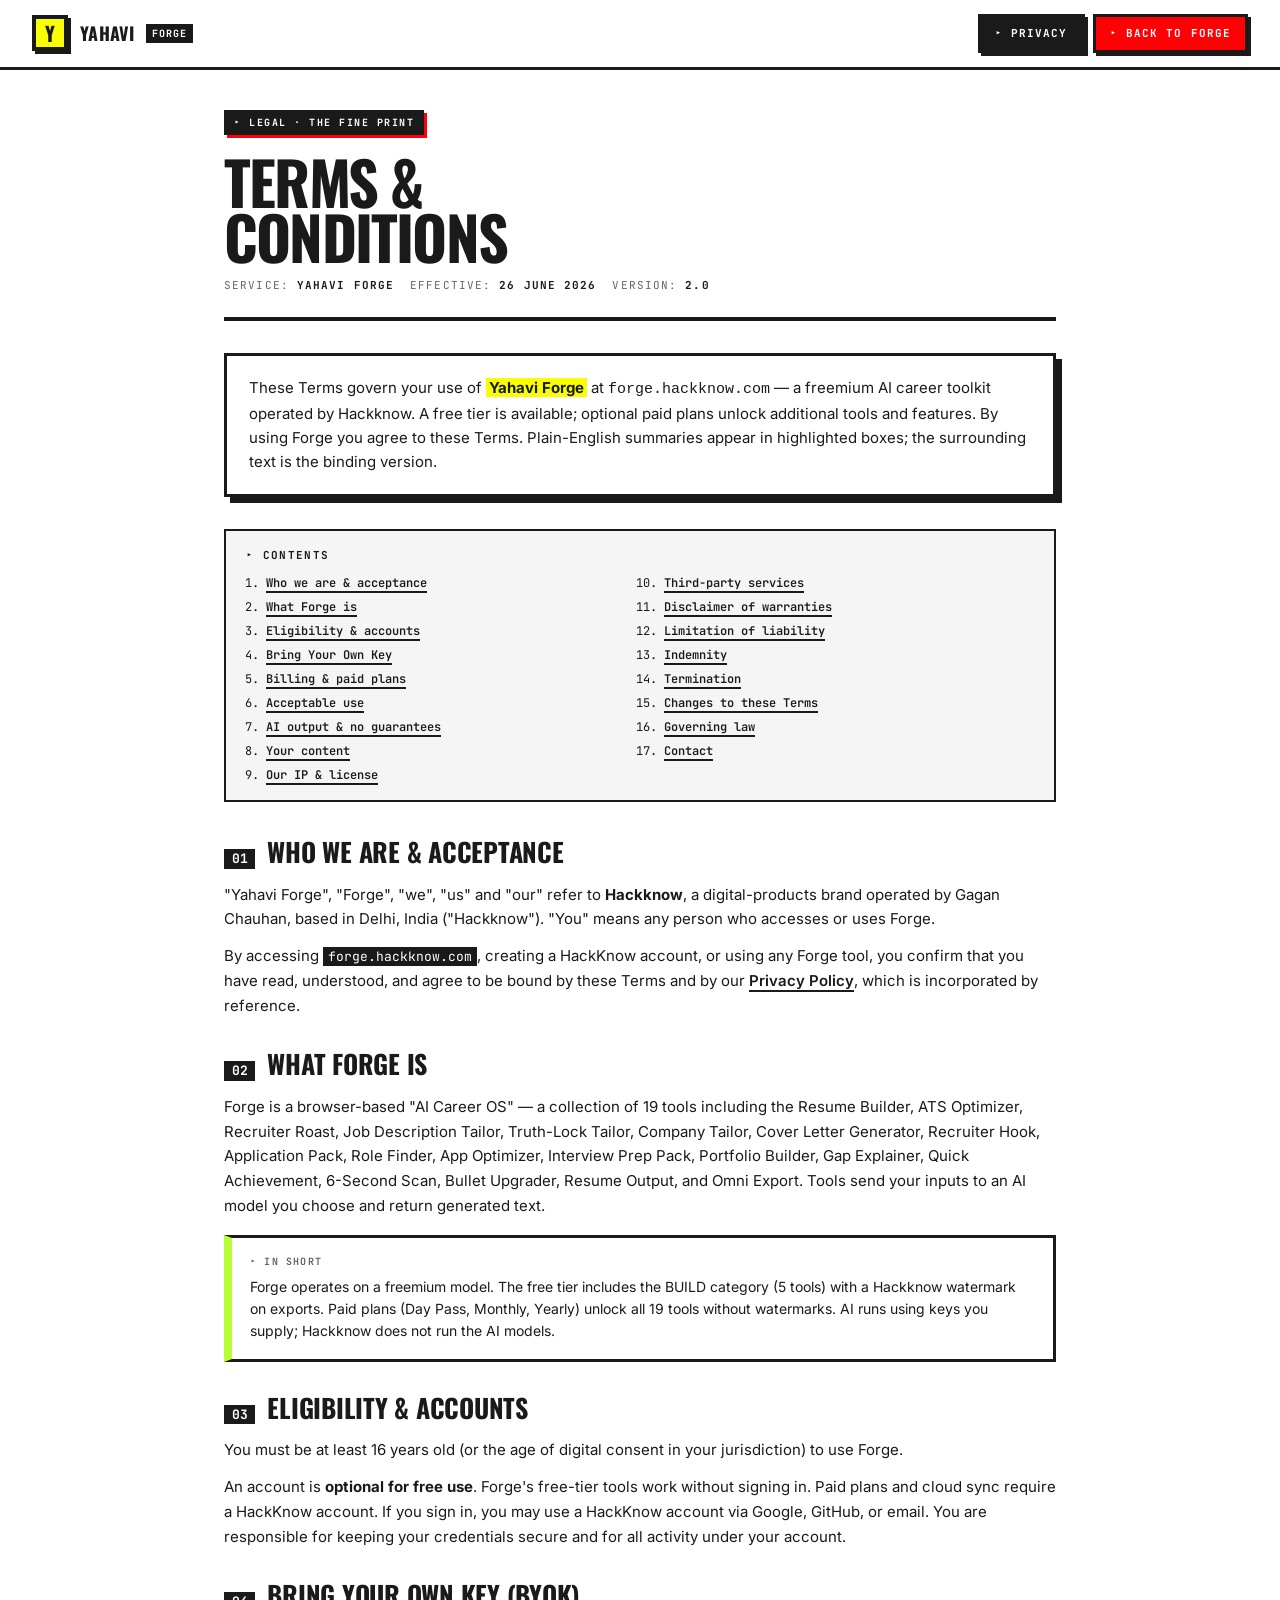
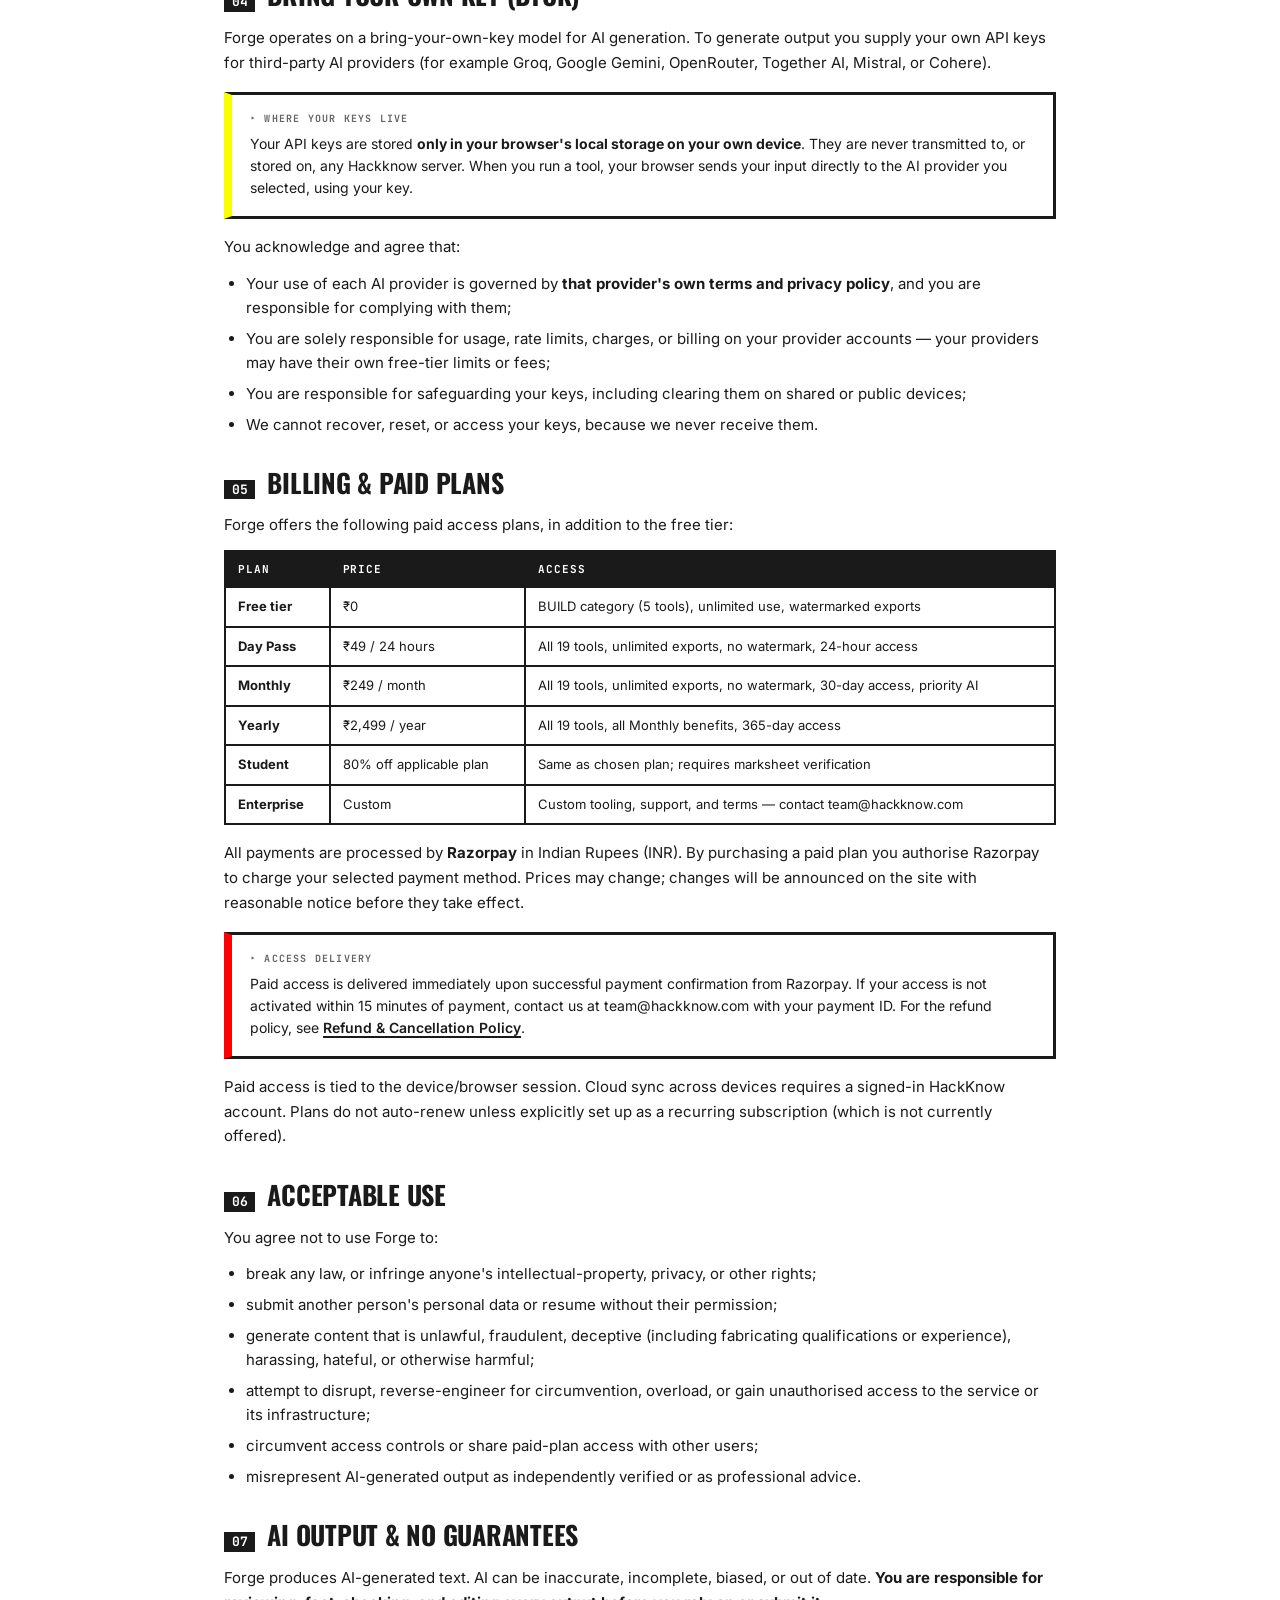
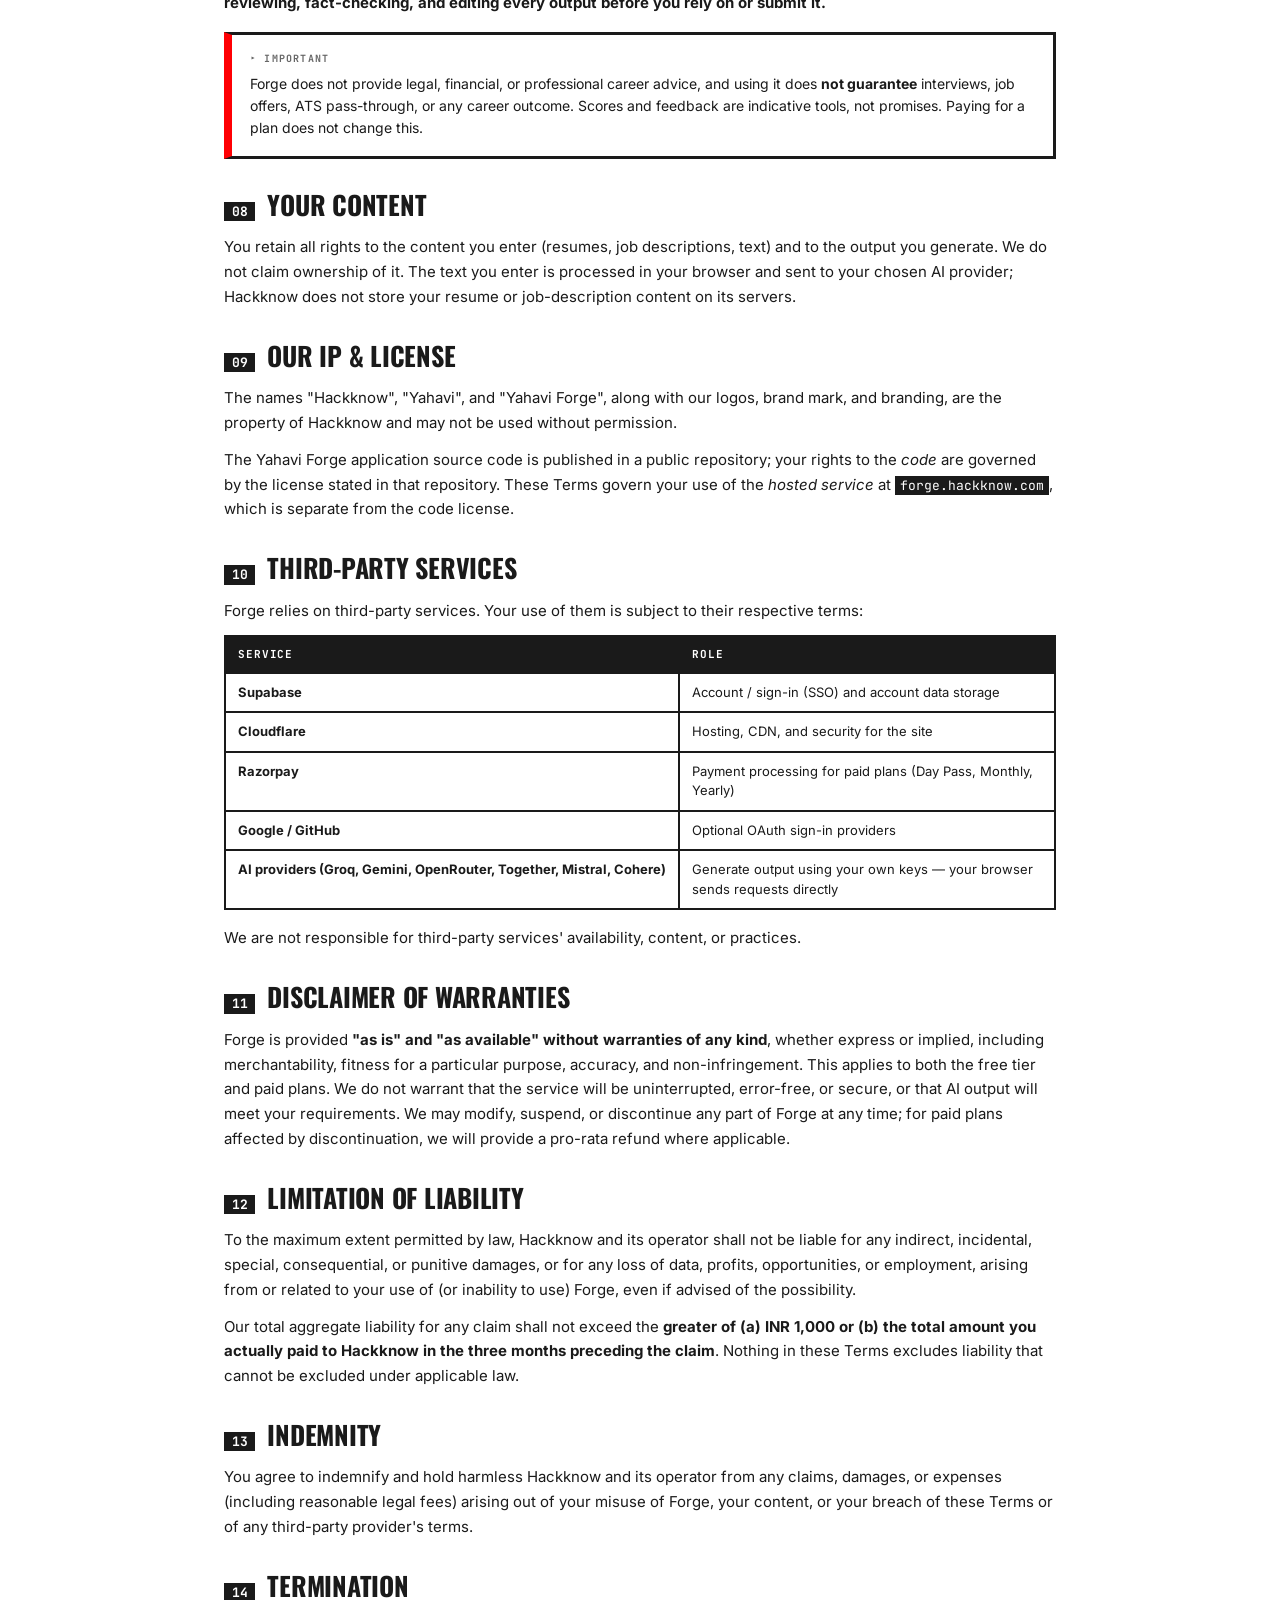
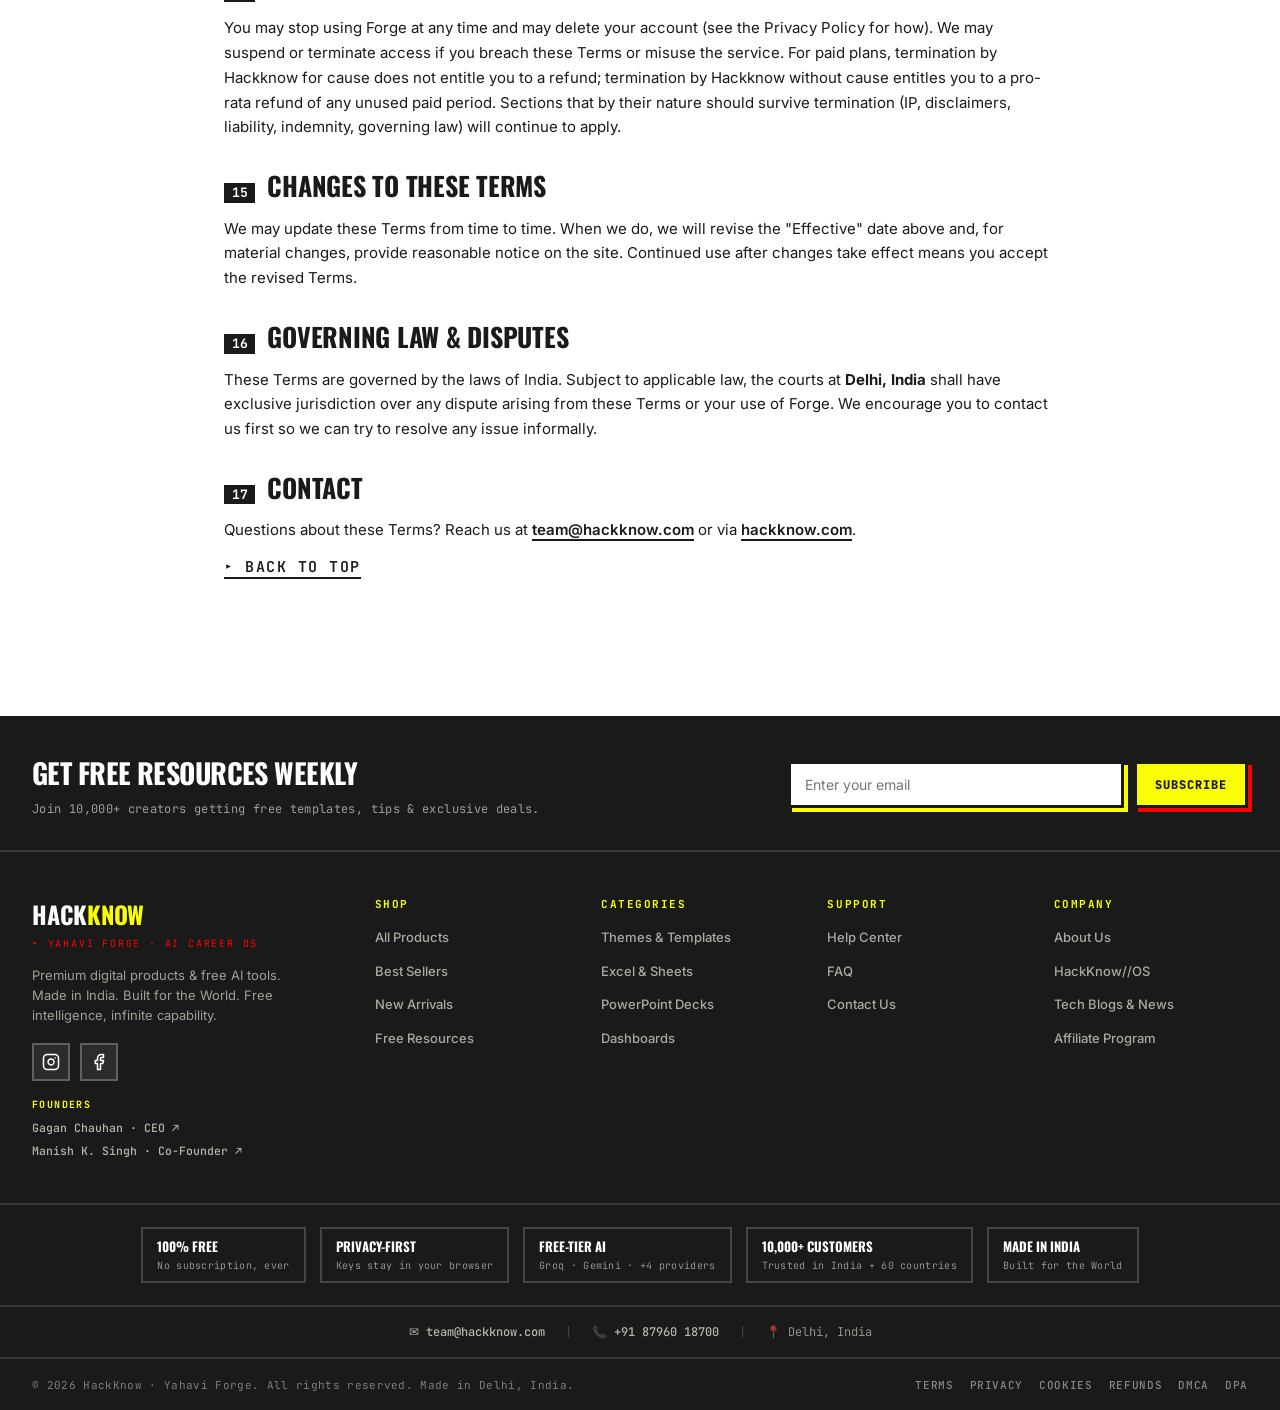
<file: terms.html>
<!DOCTYPE html>
<html lang="en">
<head>
<meta charset="UTF-8" />
<meta name="viewport" content="width=device-width, initial-scale=1.0" />
<title>Terms &amp; Conditions — Yahavi Forge · by Hackknow</title>
<meta name="description" content="Terms & Conditions for Yahavi Forge — freemium AI Career OS by Hackknow. Free tier available; paid plans from ₹49." />
<link rel="icon" href="/favicon.svg" type="image/svg+xml" />
<link rel="preconnect" href="https://fonts.googleapis.com">
<link rel="preconnect" href="https://fonts.gstatic.com" crossorigin>
<link href="https://fonts.googleapis.com/css2?family=Oswald:wght@400;500;600;700&family=Inter:wght@400;500;600;700&family=JetBrains+Mono:wght@400;500;600;700;800&display=swap" rel="stylesheet">
<link rel="stylesheet" href="styles.css" />
<link rel="stylesheet" href="legal.css" />
<link rel="stylesheet" href="forge-ui.css" />
</head>
<body>

<nav class="nav-bar">
  <a class="brand" href="/" style="border:none;">
    <div class="brand-mark">Y</div>
    <span>YAHAVI</span>
    <span class="brand-sub">FORGE</span>
  </a>
  <div class="nav-status">
    <a class="btn-settings" href="/privacy" style="background:var(--ink);">▸ PRIVACY</a>
    <a class="btn-settings" href="/">▸ BACK TO FORGE</a>
  </div>
</nav>

<main class="legal-main">

  <header class="legal-head">
    <div class="legal-eyebrow">▸ LEGAL · THE FINE PRINT</div>
    <h1 class="legal-title">Terms &amp;<br>Conditions</h1>
    <div class="legal-meta">
      <span>Service: <strong>Yahavi Forge</strong></span>
      <span>Effective: <strong>26 June 2026</strong></span>
      <span>Version: <strong>2.0</strong></span>
    </div>
  </header>

  <div class="legal-intro">
    These Terms govern your use of <strong>Yahavi Forge</strong> at <code>forge.hackknow.com</code> — a freemium
    AI career toolkit operated by Hackknow. A free tier is available; optional paid plans unlock additional tools
    and features. By using Forge you agree to these Terms. Plain-English summaries appear in highlighted boxes;
    the surrounding text is the binding version.
  </div>

  <nav class="legal-toc" aria-label="Table of contents">
    <div class="legal-toc-title">▸ CONTENTS</div>
    <ol>
      <li><a href="#who">Who we are &amp; acceptance</a></li>
      <li><a href="#service">What Forge is</a></li>
      <li><a href="#eligibility">Eligibility &amp; accounts</a></li>
      <li><a href="#byok">Bring Your Own Key</a></li>
      <li><a href="#billing">Billing &amp; paid plans</a></li>
      <li><a href="#acceptable">Acceptable use</a></li>
      <li><a href="#ai">AI output &amp; no guarantees</a></li>
      <li><a href="#yourcontent">Your content</a></li>
      <li><a href="#ourip">Our IP &amp; license</a></li>
      <li><a href="#thirdparty">Third-party services</a></li>
      <li><a href="#warranty">Disclaimer of warranties</a></li>
      <li><a href="#liability">Limitation of liability</a></li>
      <li><a href="#indemnity">Indemnity</a></li>
      <li><a href="#termination">Termination</a></li>
      <li><a href="#changes">Changes to these Terms</a></li>
      <li><a href="#law">Governing law</a></li>
      <li><a href="#contact">Contact</a></li>
    </ol>
  </nav>

  <section class="legal-section" id="who">
    <h2><span class="num">01</span>Who we are &amp; acceptance</h2>
    <p>"Yahavi Forge", "Forge", "we", "us" and "our" refer to <strong>Hackknow</strong>, a digital-products brand
    operated by Gagan Chauhan, based in Delhi, India ("Hackknow"). "You" means any person who accesses or uses Forge.</p>
    <p>By accessing <code>forge.hackknow.com</code>, creating a HackKnow account, or using any Forge tool, you confirm
    that you have read, understood, and agree to be bound by these Terms and by our
    <a href="/privacy">Privacy Policy</a>, which is incorporated by reference.</p>
  </section>

  <section class="legal-section" id="service">
    <h2><span class="num">02</span>What Forge is</h2>
    <p>Forge is a browser-based "AI Career OS" — a collection of 19 tools including the Resume Builder, ATS Optimizer,
    Recruiter Roast, Job Description Tailor, Truth-Lock Tailor, Company Tailor, Cover Letter Generator, Recruiter Hook,
    Application Pack, Role Finder, App Optimizer, Interview Prep Pack, Portfolio Builder, Gap Explainer, Quick Achievement,
    6-Second Scan, Bullet Upgrader, Resume Output, and Omni Export. Tools send your inputs to an AI model you choose and return generated text.</p>
    <div class="legal-callout lime">
      <span class="tag">▸ In short</span>
      Forge operates on a freemium model. The free tier includes the BUILD category (5 tools) with a Hackknow watermark on exports.
      Paid plans (Day Pass, Monthly, Yearly) unlock all 19 tools without watermarks. AI runs using keys you supply; Hackknow does not run the AI models.
    </div>
  </section>

  <section class="legal-section" id="eligibility">
    <h2><span class="num">03</span>Eligibility &amp; accounts</h2>
    <p>You must be at least 16 years old (or the age of digital consent in your jurisdiction) to use Forge.</p>
    <p>An account is <strong>optional for free use</strong>. Forge's free-tier tools work without signing in. Paid plans
    and cloud sync require a HackKnow account. If you sign in, you may use a HackKnow account via Google, GitHub, or email.
    You are responsible for keeping your credentials secure and for all activity under your account.</p>
  </section>

  <section class="legal-section" id="byok">
    <h2><span class="num">04</span>Bring Your Own Key (BYOK)</h2>
    <p>Forge operates on a bring-your-own-key model for AI generation. To generate output you supply your own API keys for
    third-party AI providers (for example Groq, Google Gemini, OpenRouter, Together AI, Mistral, or Cohere).</p>
    <div class="legal-callout yellow">
      <span class="tag">▸ Where your keys live</span>
      Your API keys are stored <strong>only in your browser's local storage on your own device</strong>. They are never
      transmitted to, or stored on, any Hackknow server. When you run a tool, your browser sends your input directly to
      the AI provider you selected, using your key.
    </div>
    <p>You acknowledge and agree that:</p>
    <ul>
      <li>Your use of each AI provider is governed by <strong>that provider's own terms and privacy policy</strong>, and you are responsible for complying with them;</li>
      <li>You are solely responsible for usage, rate limits, charges, or billing on your provider accounts — your providers may have their own free-tier limits or fees;</li>
      <li>You are responsible for safeguarding your keys, including clearing them on shared or public devices;</li>
      <li>We cannot recover, reset, or access your keys, because we never receive them.</li>
    </ul>
  </section>

  <section class="legal-section" id="billing">
    <h2><span class="num">05</span>Billing &amp; paid plans</h2>
    <p>Forge offers the following paid access plans, in addition to the free tier:</p>
    <table class="legal-table">
      <thead><tr><th>Plan</th><th>Price</th><th>Access</th></tr></thead>
      <tbody>
        <tr><td>Free tier</td><td>₹0</td><td>BUILD category (5 tools), unlimited use, watermarked exports</td></tr>
        <tr><td>Day Pass</td><td>₹49 / 24 hours</td><td>All 19 tools, unlimited exports, no watermark, 24-hour access</td></tr>
        <tr><td>Monthly</td><td>₹249 / month</td><td>All 19 tools, unlimited exports, no watermark, 30-day access, priority AI</td></tr>
        <tr><td>Yearly</td><td>₹2,499 / year</td><td>All 19 tools, all Monthly benefits, 365-day access</td></tr>
        <tr><td>Student</td><td>80% off applicable plan</td><td>Same as chosen plan; requires marksheet verification</td></tr>
        <tr><td>Enterprise</td><td>Custom</td><td>Custom tooling, support, and terms — contact team@hackknow.com</td></tr>
      </tbody>
    </table>
    <p>All payments are processed by <strong>Razorpay</strong> in Indian Rupees (INR). By purchasing a paid plan you authorise Razorpay to charge your selected payment method. Prices may change; changes will be announced on the site with reasonable notice before they take effect.</p>
    <div class="legal-callout">
      <span class="tag">▸ Access delivery</span>
      Paid access is delivered immediately upon successful payment confirmation from Razorpay. If your access is not activated within 15 minutes of payment, contact us at team@hackknow.com with your payment ID. For the refund policy, see <a href="/refund">Refund &amp; Cancellation Policy</a>.
    </div>
    <p>Paid access is tied to the device/browser session. Cloud sync across devices requires a signed-in HackKnow account. Plans do not auto-renew unless explicitly set up as a recurring subscription (which is not currently offered).</p>
  </section>

  <section class="legal-section" id="acceptable">
    <h2><span class="num">06</span>Acceptable use</h2>
    <p>You agree not to use Forge to:</p>
    <ul>
      <li>break any law, or infringe anyone's intellectual-property, privacy, or other rights;</li>
      <li>submit another person's personal data or resume without their permission;</li>
      <li>generate content that is unlawful, fraudulent, deceptive (including fabricating qualifications or experience), harassing, hateful, or otherwise harmful;</li>
      <li>attempt to disrupt, reverse-engineer for circumvention, overload, or gain unauthorised access to the service or its infrastructure;</li>
      <li>circumvent access controls or share paid-plan access with other users;</li>
      <li>misrepresent AI-generated output as independently verified or as professional advice.</li>
    </ul>
  </section>

  <section class="legal-section" id="ai">
    <h2><span class="num">07</span>AI output &amp; no guarantees</h2>
    <p>Forge produces AI-generated text. AI can be inaccurate, incomplete, biased, or out of date. <strong>You are
    responsible for reviewing, fact-checking, and editing every output before you rely on or submit it.</strong></p>
    <div class="legal-callout">
      <span class="tag">▸ Important</span>
      Forge does not provide legal, financial, or professional career advice, and using it does <strong>not guarantee</strong>
      interviews, job offers, ATS pass-through, or any career outcome. Scores and feedback are indicative tools, not
      promises. Paying for a plan does not change this.
    </div>
  </section>

  <section class="legal-section" id="yourcontent">
    <h2><span class="num">08</span>Your content</h2>
    <p>You retain all rights to the content you enter (resumes, job descriptions, text) and to the output you generate.
    We do not claim ownership of it. The text you enter is processed in your browser and sent to your chosen AI provider;
    Hackknow does not store your resume or job-description content on its servers.</p>
  </section>

  <section class="legal-section" id="ourip">
    <h2><span class="num">09</span>Our IP &amp; license</h2>
    <p>The names "Hackknow", "Yahavi", and "Yahavi Forge", along with our logos, brand mark, and branding, are the
    property of Hackknow and may not be used without permission.</p>
    <p>The Yahavi Forge application source code is published in a public repository; your rights to the <em>code</em> are
    governed by the license stated in that repository. These Terms govern your use of the <em>hosted service</em> at
    <code>forge.hackknow.com</code>, which is separate from the code license.</p>
  </section>

  <section class="legal-section" id="thirdparty">
    <h2><span class="num">10</span>Third-party services</h2>
    <p>Forge relies on third-party services. Your use of them is subject to their respective terms:</p>
    <table class="legal-table">
      <thead><tr><th>Service</th><th>Role</th></tr></thead>
      <tbody>
        <tr><td>Supabase</td><td>Account / sign-in (SSO) and account data storage</td></tr>
        <tr><td>Cloudflare</td><td>Hosting, CDN, and security for the site</td></tr>
        <tr><td>Razorpay</td><td>Payment processing for paid plans (Day Pass, Monthly, Yearly)</td></tr>
        <tr><td>Google / GitHub</td><td>Optional OAuth sign-in providers</td></tr>
        <tr><td>AI providers (Groq, Gemini, OpenRouter, Together, Mistral, Cohere)</td><td>Generate output using your own keys — your browser sends requests directly</td></tr>
      </tbody>
    </table>
    <p>We are not responsible for third-party services' availability, content, or practices.</p>
  </section>

  <section class="legal-section" id="warranty">
    <h2><span class="num">11</span>Disclaimer of warranties</h2>
    <p>Forge is provided <strong>"as is" and "as available" without warranties of any kind</strong>, whether express or
    implied, including merchantability, fitness for a particular purpose, accuracy, and non-infringement. This applies to
    both the free tier and paid plans. We do not warrant that the service will be uninterrupted, error-free, or secure,
    or that AI output will meet your requirements. We may modify, suspend, or discontinue any part of Forge at any time;
    for paid plans affected by discontinuation, we will provide a pro-rata refund where applicable.</p>
  </section>

  <section class="legal-section" id="liability">
    <h2><span class="num">12</span>Limitation of liability</h2>
    <p>To the maximum extent permitted by law, Hackknow and its operator shall not be liable for any indirect,
    incidental, special, consequential, or punitive damages, or for any loss of data, profits, opportunities, or
    employment, arising from or related to your use of (or inability to use) Forge, even if advised of the possibility.</p>
    <p>Our total aggregate liability for any claim shall not exceed the <strong>greater of (a) INR 1,000 or (b) the total
    amount you actually paid to Hackknow in the three months preceding the claim</strong>. Nothing in these Terms excludes
    liability that cannot be excluded under applicable law.</p>
  </section>

  <section class="legal-section" id="indemnity">
    <h2><span class="num">13</span>Indemnity</h2>
    <p>You agree to indemnify and hold harmless Hackknow and its operator from any claims, damages, or expenses
    (including reasonable legal fees) arising out of your misuse of Forge, your content, or your breach of these Terms or
    of any third-party provider's terms.</p>
  </section>

  <section class="legal-section" id="termination">
    <h2><span class="num">14</span>Termination</h2>
    <p>You may stop using Forge at any time and may delete your account (see the Privacy Policy for how). We may suspend
    or terminate access if you breach these Terms or misuse the service. For paid plans, termination by Hackknow for cause
    does not entitle you to a refund; termination by Hackknow without cause entitles you to a pro-rata refund of any
    unused paid period. Sections that by their nature should survive termination (IP, disclaimers, liability, indemnity,
    governing law) will continue to apply.</p>
  </section>

  <section class="legal-section" id="changes">
    <h2><span class="num">15</span>Changes to these Terms</h2>
    <p>We may update these Terms from time to time. When we do, we will revise the "Effective" date above and, for
    material changes, provide reasonable notice on the site. Continued use after changes take effect means you accept
    the revised Terms.</p>
  </section>

  <section class="legal-section" id="law">
    <h2><span class="num">16</span>Governing law &amp; disputes</h2>
    <p>These Terms are governed by the laws of India. Subject to applicable law, the courts at <strong>Delhi, India</strong>
    shall have exclusive jurisdiction over any dispute arising from these Terms or your use of Forge. We encourage you to
    contact us first so we can try to resolve any issue informally.</p>
  </section>

  <section class="legal-section" id="contact">
    <h2><span class="num">17</span>Contact</h2>
    <p>Questions about these Terms? Reach us at <a href="mailto:team@hackknow.com">team@hackknow.com</a> or via
    <a href="https://hackknow.com" target="_blank" rel="noopener noreferrer">hackknow.com</a>.</p>
    <p class="legal-backtop"><a href="#who">▸ BACK TO TOP</a></p>
  </section>

</main>

<div id="site-footer"></div>
<script src="forge-ui.js"></script>
</body>
</html>
</file>
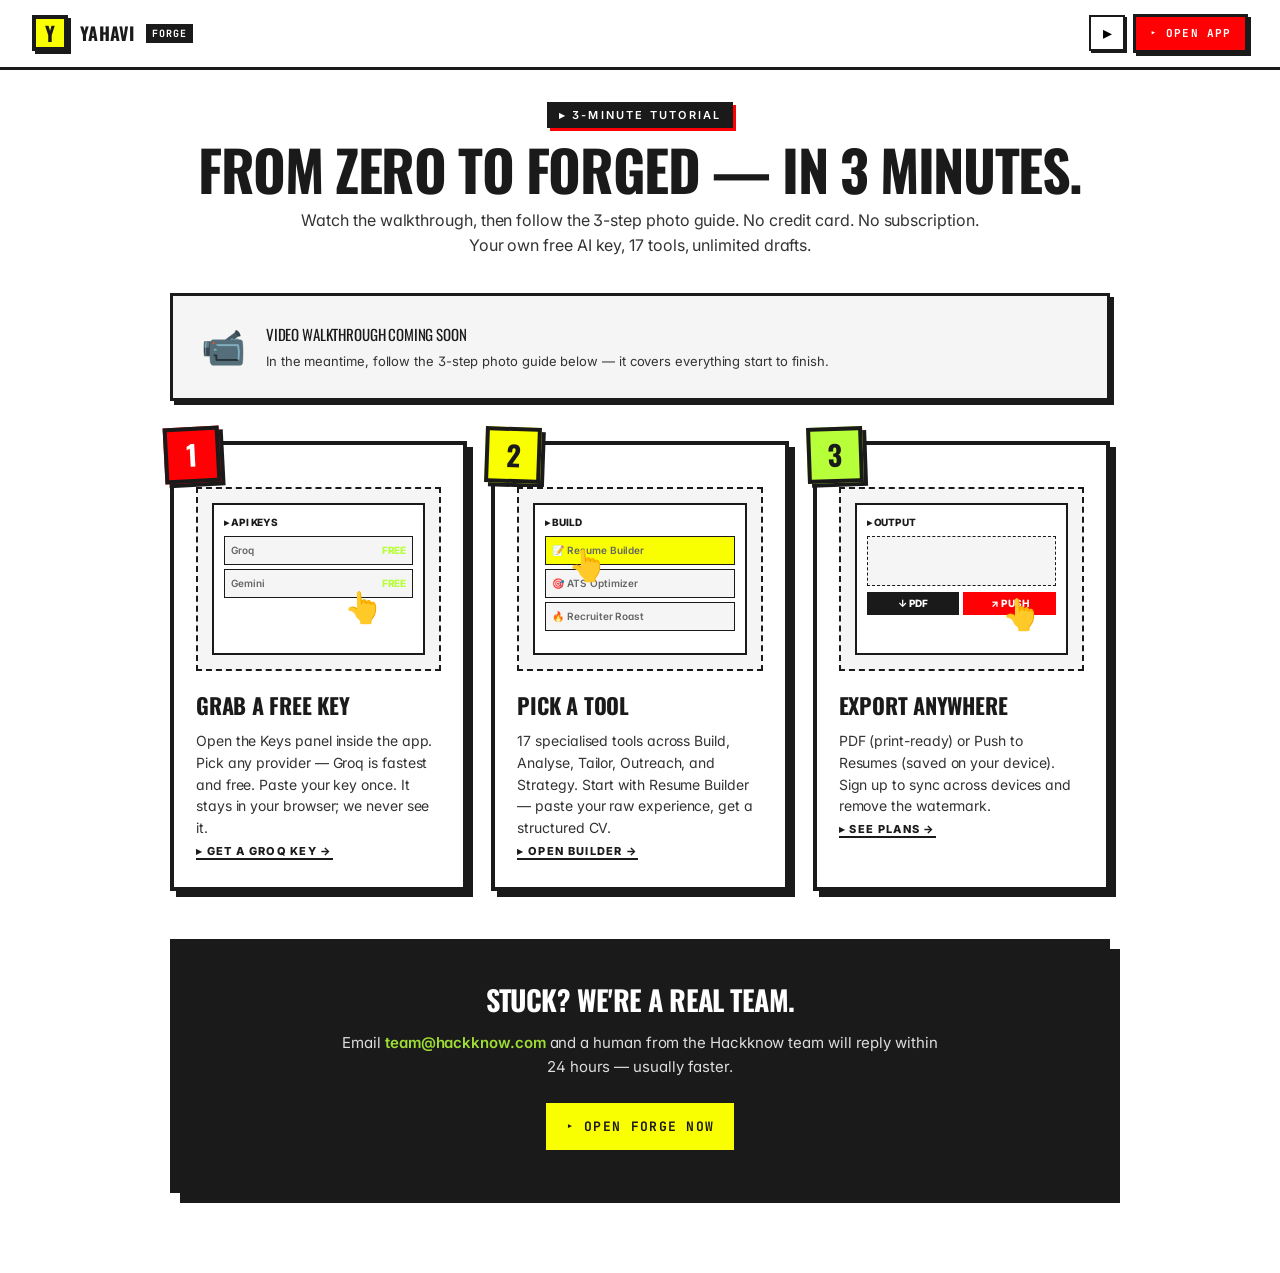
<file: tutorial.html>
<!DOCTYPE html>
<html lang="en">
<head>
<meta charset="UTF-8" />
<meta name="viewport" content="width=device-width, initial-scale=1.0, viewport-fit=cover" />
<title>Tutorial — Yahavi Forge</title>
<meta name="description" content="3-minute Yahavi Forge tutorial — add an API key, pick a tool, export your first resume." />
<link rel="preconnect" href="https://fonts.googleapis.com" />
<link rel="preconnect" href="https://fonts.gstatic.com" crossorigin />
<link href="https://fonts.googleapis.com/css2?family=Oswald:wght@400;500;600;700&family=Inter:wght@400;500;600;700&family=JetBrains+Mono:wght@400;500;600;700;800&display=swap" rel="stylesheet" />
<link rel="stylesheet" href="styles.css" />
<link rel="stylesheet" href="forge-ui.css" />
<link rel="stylesheet" href="landing.css" />
<script src="js/theme.js"></script>
<style>
  .tut-wrap { max-width: 980px; margin: 0 auto; padding: 32px 20px 80px; }
  .tut-hero { text-align: center; margin-bottom: 36px; }
  .tut-eyebrow { font-family: 'Inter', sans-serif; font-weight: 600; font-size: 11px; letter-spacing: 0.2em; text-transform: uppercase; background: var(--ink); color: var(--paper); display: inline-block; padding: 5px 12px; box-shadow: 3px 3px 0 var(--pink); margin-bottom: 14px; }
  .tut-title { font-family: 'Oswald', sans-serif; font-weight: 700; font-size: clamp(36px, 6vw, 56px); text-transform: uppercase; letter-spacing: -0.025em; line-height: 0.96; margin-bottom: 12px; }
  .tut-sub { font-family: 'Inter', sans-serif; font-size: 16px; max-width: 680px; margin: 0 auto; line-height: 1.55; color: var(--ink-soft); }

  /* Video shell — placeholder until we shoot the real walkthrough */
  .video-shell {
    position: relative; aspect-ratio: 16/9; background: linear-gradient(135deg, #1a1a1f 0%, #2f2f37 100%);
    border: var(--border-thick); box-shadow: var(--shadow-lg); margin-bottom: 40px;
    display: flex; align-items: center; justify-content: center; overflow: hidden;
  }
  .video-placeholder { text-align: center; color: var(--paper); padding: 24px; }
  .vp-play { width: 88px; height: 88px; border-radius: 50%; background: var(--yellow); border: 4px solid var(--ink); display: inline-flex; align-items: center; justify-content: center; box-shadow: 6px 6px 0 var(--pink); margin-bottom: 18px; cursor: pointer; transition: transform .1s, box-shadow .1s; }
  .vp-play:hover { transform: translate(2px, 2px); box-shadow: 3px 3px 0 var(--pink); }
  .vp-play::before { content: ""; width: 0; height: 0; border-style: solid; border-width: 16px 0 16px 26px; border-color: transparent transparent transparent var(--ink); margin-left: 6px; }
  .vp-eyebrow { font-family: 'Inter', sans-serif; font-weight: 600; font-size: 11px; letter-spacing: 0.2em; text-transform: uppercase; color: var(--lime); margin-bottom: 10px; }
  .vp-title { font-family: 'Oswald', sans-serif; font-weight: 700; font-size: 28px; text-transform: uppercase; letter-spacing: -0.02em; margin-bottom: 8px; color: var(--paper); }
  .vp-time { font-family: 'Inter', sans-serif; font-weight: 600; font-size: 12px; color: var(--ink-soft-on-dark, #c2c2bd); letter-spacing: 0.08em; }
  .vp-watermark { position: absolute; bottom: 12px; right: 16px; font-family: 'Inter', sans-serif; font-weight: 600; font-size: 10px; color: rgba(255,255,255,0.4); letter-spacing: 0.1em; }

  /* Steps */
  .steps-grid { display: grid; grid-template-columns: repeat(3, 1fr); gap: 24px; margin-bottom: 48px; }
  @media (max-width: 820px) { .steps-grid { grid-template-columns: 1fr; gap: 20px; } }
  .step-card {
    background: var(--card); border: var(--border-thick); box-shadow: var(--shadow-md);
    padding: 26px 22px; position: relative;
  }
  .step-num {
    position: absolute; top: -18px; left: -10px;
    width: 56px; height: 56px; background: var(--pink); color: var(--paper);
    font-family: 'Oswald', sans-serif; font-weight: 700; font-size: 28px; display: flex;
    align-items: center; justify-content: center; border: 4px solid var(--ink);
    transform: rotate(-3deg); box-shadow: 4px 4px 0 var(--ink);
  }
  .step-card:nth-child(2) .step-num { background: var(--yellow); color: var(--ink); transform: rotate(2deg); }
  .step-card:nth-child(3) .step-num { background: var(--lime); color: var(--ink); transform: rotate(-2deg); }
  .step-mock {
    aspect-ratio: 4/3; background: var(--paper-warm); border: 2px dashed var(--ink);
    margin: 16px 0 18px; display: flex; align-items: center; justify-content: center;
    font-family: 'Inter', sans-serif; font-weight: 600; font-size: 11px; color: var(--ink-faint);
    text-align: center; padding: 14px; position: relative; overflow: hidden;
  }
  .step-mock .mock-finger {
    position: absolute; font-size: 30px; animation: pointTap 2.4s ease-in-out infinite;
  }
  @keyframes pointTap {
    0%, 100% { transform: translate(0, 0); }
    50% { transform: translate(0, 12px) scale(0.85); }
  }
  .step-h {
    font-family: 'Oswald', sans-serif; font-weight: 700; font-size: 22px; text-transform: uppercase;
    letter-spacing: -0.01em; margin-bottom: 8px; margin-top: 14px;
  }
  .step-body { font-family: 'Inter', sans-serif; font-size: 14px; line-height: 1.55; color: var(--ink-soft); }
  .step-link { margin-top: 14px; font-family: 'Inter', sans-serif; font-weight: 600; font-size: 11px; font-weight: 800; letter-spacing: 0.12em; text-transform: uppercase; }

  .tut-foot {
    background: var(--ink); color: var(--paper); padding: 36px 30px; text-align: center;
    border: var(--border-thick); box-shadow: var(--shadow-lg);
  }
  .tut-foot h3 { font-family: 'Oswald', sans-serif; font-weight: 700; font-size: 28px; text-transform: uppercase; letter-spacing: -0.02em; margin-bottom: 10px; }
  .tut-foot p { font-family: 'Inter', sans-serif; font-size: 15px; line-height: 1.55; max-width: 600px; margin: 0 auto 22px; opacity: 0.85; }
  .tut-foot .btn-primary { background: var(--yellow); color: var(--ink); }
</style>
</head>
<body class="land-body">

<nav class="nav-bar">
  <a class="brand" href="/" style="border:none;">
    <div class="brand-mark">Y</div>
    <span>YAHAVI</span>
    <span class="brand-sub">FORGE</span>
  </a>
  <div class="nav-status">
    <button id="theme-toggle" class="theme-toggle" type="button" aria-label="Switch theme">☀</button>
    <a class="btn-settings" href="/app">▸ OPEN APP</a>
  </div>
</nav>

<div class="tut-wrap">
  <div class="tut-hero">
    <div class="tut-eyebrow">▸ 3-MINUTE TUTORIAL</div>
    <h1 class="tut-title">From zero to forged — in 3 minutes.</h1>
    <p class="tut-sub">
      Watch the walkthrough, then follow the 3-step photo guide. No credit card. No subscription.
      Your own free AI key, 17 tools, unlimited drafts.
    </p>
  </div>

  <!-- Video — placeholder until we ship the recorded walkthrough -->
  <div style="background:var(--paper-warm);border:3px solid var(--ink);padding:24px 28px;margin-bottom:40px;display:flex;align-items:center;gap:20px;box-shadow:4px 4px 0 var(--ink);">
    <div style="font-size:36px;flex-shrink:0;">📹</div>
    <div>
      <div style="font-family:'Oswald',sans-serif;font-size:15px;text-transform:uppercase;letter-spacing:-.01em;margin-bottom:6px;">Video walkthrough coming soon</div>
      <div style="font-size:13px;color:var(--ink-soft);line-height:1.5;">In the meantime, follow the 3-step photo guide below — it covers everything start to finish.</div>
    </div>
  </div>

  <!-- 3-step photo guide with animated finger taps -->
  <div class="steps-grid">
    <div class="step-card">
      <div class="step-num">1</div>
      <div class="step-mock" aria-hidden="true">
        <div style="position:absolute;inset:14px;background:var(--card);border:2px solid var(--ink);padding:10px;text-align:left;font-size:10px;">
          <div style="font-weight:800;margin-bottom:6px;color:var(--ink);">▸ API KEYS</div>
          <div style="background:var(--paper-warm);border:1px solid var(--ink);padding:6px;margin-bottom:4px;">Groq <span style="float:right;color:var(--lime);font-weight:800;">FREE</span></div>
          <div style="background:var(--paper-warm);border:1px solid var(--ink);padding:6px;">Gemini <span style="float:right;color:var(--lime);font-weight:800;">FREE</span></div>
        </div>
        <span class="mock-finger" style="bottom:22%;right:24%;">👆</span>
      </div>
      <h3 class="step-h">Grab a free key</h3>
      <p class="step-body">
        Open the Keys panel inside the app. Pick any provider — Groq is fastest and free. Paste your key once. It stays in your browser; we never see it.
      </p>
      <a class="step-link" href="https://console.groq.com/keys" target="_blank" rel="noopener noreferrer">▸ GET A GROQ KEY →</a>
    </div>

    <div class="step-card">
      <div class="step-num">2</div>
      <div class="step-mock" aria-hidden="true">
        <div style="position:absolute;inset:14px;background:var(--card);border:2px solid var(--ink);padding:10px;text-align:left;font-size:10px;">
          <div style="font-weight:800;margin-bottom:6px;color:var(--ink);">▸ BUILD</div>
          <div style="background:var(--yellow);border:1px solid var(--ink);padding:6px;margin-bottom:4px;">📝 Resume Builder</div>
          <div style="background:var(--paper-warm);border:1px solid var(--ink);padding:6px;margin-bottom:4px;">🎯 ATS Optimizer</div>
          <div style="background:var(--paper-warm);border:1px solid var(--ink);padding:6px;">🔥 Recruiter Roast</div>
        </div>
        <span class="mock-finger" style="top:30%;left:20%;">👆</span>
      </div>
      <h3 class="step-h">Pick a tool</h3>
      <p class="step-body">
        17 specialised tools across Build, Analyse, Tailor, Outreach, and Strategy. Start with Resume Builder — paste your raw experience, get a structured CV.
      </p>
      <a class="step-link" href="/app#/builder">▸ OPEN BUILDER →</a>
    </div>

    <div class="step-card">
      <div class="step-num">3</div>
      <div class="step-mock" aria-hidden="true">
        <div style="position:absolute;inset:14px;background:var(--card);border:2px solid var(--ink);padding:10px;text-align:left;font-size:10px;">
          <div style="font-weight:800;margin-bottom:6px;color:var(--ink);">▸ OUTPUT</div>
          <div style="border:1px dashed var(--ink);padding:6px;height:50px;background:var(--paper-warm);margin-bottom:6px;"></div>
          <div style="display:flex;gap:4px;">
            <div style="background:var(--ink);color:var(--paper);padding:4px 6px;flex:1;text-align:center;font-weight:800;">↓ PDF</div>
            <div style="background:var(--pink);color:var(--paper);padding:4px 6px;flex:1;text-align:center;font-weight:800;">↗ PUSH</div>
          </div>
        </div>
        <span class="mock-finger" style="bottom:18%;right:18%;">👆</span>
      </div>
      <h3 class="step-h">Export anywhere</h3>
      <p class="step-body">
        PDF (print-ready) or Push to Resumes (saved on your device). Sign up to sync across devices and remove the watermark.
      </p>
      <a class="step-link" href="/pricing">▸ SEE PLANS →</a>
    </div>
  </div>

  <div class="tut-foot">
    <h3>Stuck? We're a real team.</h3>
    <p>
      Email <a href="mailto:team@hackknow.com" style="color:var(--lime);">team@hackknow.com</a>
      and a human from the Hackknow team will reply within 24 hours — usually faster.
    </p>
    <a class="btn btn-primary" href="/app">▸ OPEN FORGE NOW</a>
  </div>
</div>

<script>
  // Video walkthrough coming soon
</script>
</body>
</html>
</file>
<file: styles.css>
/* ============================================
   YAHAVI FORGE — BRUTALIST DESIGN SYSTEM
   By Hackknow · "Free intelligence, infinite capability."
   ============================================ */

:root {
  /* === COLOR SYSTEM === (Editorial brutalist palette) */
  --paper: #ffffff;
  --paper-warm: #f5f5f5;
  --paper-dark: #1a1a1a;
  --ink: #1a1a1a;
  --ink-soft: #333333;
  --ink-faint: #666666;
  --rule: #1a1a1a;

  --yellow: #f9ff00;
  --yellow-bright: #f9ff00;
  --pink: #ff0004;
  --lime: #b6ff39;
  --blue: #2d4cff;
  --orange: #ff6b1a;

  --card: #ffffff;
  --card-warm: #f5f5f5;

  /* === SHADOWS === */
  --shadow-sm: 3px 3px 0 var(--ink);
  --shadow-md: 6px 6px 0 var(--ink);
  --shadow-lg: 10px 10px 0 var(--ink);
  --shadow-yellow: 6px 6px 0 var(--yellow);
  --shadow-pink: 6px 6px 0 var(--pink);
  --shadow-lime: 6px 6px 0 var(--lime);

  /* === BORDERS === */
  --border-thin: 2px solid var(--ink);
  --border: 3px solid var(--ink);
  --border-thick: 4px solid var(--ink);

  /* === FONTS === (Editorial: Oswald headings + Inter body) */
  --font-display: 'Oswald', sans-serif;
  --font-body: 'Inter', system-ui, sans-serif;
  --font-mono: 'JetBrains Mono', 'Courier New', monospace;

  /* === SPACING === */
  --space-xs: 4px;
  --space-sm: 8px;
  --space-md: 16px;
  --space-lg: 24px;
  --space-xl: 40px;
  --space-2xl: 64px;
}

* { box-sizing: border-box; margin: 0; padding: 0; }

html {
  scroll-behavior: smooth;
}

@media (prefers-reduced-motion: reduce) {
  html { scroll-behavior: auto; }
  *, *::before, *::after {
    animation-duration: 0.01ms !important;
    animation-iteration-count: 1 !important;
    transition-duration: 0.01ms !important;
  }
}

:focus-visible {
  outline: 3px solid var(--pink);
  outline-offset: 2px;
}

html, body {
  background: var(--paper);
  color: var(--ink);
  font-family: var(--font-body);
  font-size: 15px;
  line-height: 1.5;
  -webkit-font-smoothing: antialiased;
  text-rendering: optimizeLegibility;
}

/* === Flat editorial background === */
body {
  background: var(--paper);
  min-height: 100vh;
}

/* === Selection === */
::selection {
  background: var(--yellow);
  color: var(--ink);
}

a {
  color: var(--ink);
  text-decoration: none;
  border-bottom: 2px solid var(--ink);
  font-weight: 600;
  transition: background 0.15s;
}

a:hover {
  background: var(--yellow);
}

/* ============================================
   NAVIGATION
   ============================================ */

.nav-bar {
  position: sticky;
  top: 0;
  z-index: 100;
  background: var(--paper);
  border-bottom: var(--border);
  padding: 14px 32px;
  display: flex;
  justify-content: space-between;
  align-items: center;
  gap: 24px;
  transition: box-shadow 0.2s ease;
}

.nav-bar.scrolled {
  box-shadow: 0 6px 0 rgba(26, 26, 26, 0.08);
}

.brand {
  display: flex;
  align-items: center;
  gap: 12px;
  font-family: var(--font-display); font-weight: 700;
  font-size: 18px;
  text-transform: uppercase;
  letter-spacing: 0.02em;
}

.brand-mark {
  width: 36px;
  height: 36px;
  background: var(--yellow);
  border: var(--border-thick);
  display: flex;
  align-items: center;
  justify-content: center;
  font-size: 20px;
  font-weight: 900;
  box-shadow: 3px 3px 0 var(--ink);
}

.brand-sub {
  font-family: var(--font-mono);
  font-size: 10px;
  background: var(--ink);
  color: var(--paper);
  padding: 2px 6px;
  letter-spacing: 0.1em;
}

.nav-tabs {
  display: flex;
  gap: 0;
  flex: 1;
  justify-content: center;
  flex-wrap: wrap;
}

.nav-tab {
  font-family: var(--font-mono);
  font-size: 11.5px;
  text-transform: uppercase;
  letter-spacing: 0.1em;
  background: transparent;
  border: 2px solid transparent;
  padding: 8px 14px;
  cursor: pointer;
  color: var(--ink);
  font-weight: 700;
  transition: all 0.1s;
}

.nav-tab:hover {
  background: var(--yellow);
  border-color: var(--ink);
}

.nav-tab.active {
  background: var(--ink);
  color: var(--paper);
  border-color: var(--ink);
}

.nav-status {
  display: flex;
  gap: 8px;
  align-items: center;
}

.status-pill {
  font-family: var(--font-mono);
  font-size: 10px;
  font-weight: 700;
  letter-spacing: 0.08em;
  padding: 6px 10px;
  border: var(--border-thin);
  background: var(--card);
  text-transform: uppercase;
  display: flex;
  align-items: center;
  gap: 6px;
}

.status-pill .dot {
  width: 8px;
  height: 8px;
  background: var(--ink-faint);
  display: inline-block;
}

.status-pill.connected .dot {
  background: var(--lime);
  box-shadow: 0 0 0 2px var(--ink);
}

.status-pill.error .dot { background: var(--pink); }

.btn-settings {
  background: var(--pink);
  color: var(--paper);
  border: var(--border);
  padding: 8px 14px;
  font-family: var(--font-mono);
  font-size: 11px;
  font-weight: 700;
  text-transform: uppercase;
  letter-spacing: 0.1em;
  cursor: pointer;
  box-shadow: var(--shadow-sm);
  transition: all 0.1s;
}

.btn-settings:hover {
  background: var(--ink);
  transform: translate(2px, 2px);
  box-shadow: 1px 1px 0 var(--ink);
}

/* ============================================
   LAYOUT
   ============================================ */

.container {
  max-width: 1280px;
  margin: 0 auto;
  padding: 32px;
}

.page {
  display: none;
  animation: pageIn 0.25s ease;
}

.page.active { display: block; }

@keyframes pageIn {
  from { opacity: 0; transform: translateY(8px); }
  to { opacity: 1; transform: translateY(0); }
}

/* ============================================
   HERO
   ============================================ */

.hero {
  padding: 48px 0 32px;
  border-bottom: var(--border);
  margin-bottom: 48px;
}

.hero-eyebrow {
  display: inline-flex;
  align-items: center;
  gap: 10px;
  background: var(--ink);
  color: var(--paper);
  padding: 6px 12px;
  font-family: var(--font-mono);
  font-size: 11px;
  font-weight: 700;
  text-transform: uppercase;
  letter-spacing: 0.15em;
  margin-bottom: 24px;
  box-shadow: 3px 3px 0 var(--yellow);
}

.hero-eyebrow .blink {
  width: 8px;
  height: 8px;
  background: var(--lime);
  animation: blink 1.2s ease-in-out infinite;
}

@keyframes blink {
  0%, 100% { opacity: 1; }
  50% { opacity: 0.3; }
}

.hero-title {
  font-family: var(--font-display); font-weight: 700;
  font-size: clamp(48px, 8vw, 96px);
  line-height: 0.9;
  letter-spacing: -0.04em;
  text-transform: uppercase;
  margin-bottom: 16px;
}

.hero-title .accent {
  color: var(--pink);
  background: var(--yellow);
  padding: 0 8px;
  display: inline-block;
  transform: rotate(-1.5deg);
  border: var(--border-thick);
  box-shadow: 6px 6px 0 var(--ink);
}

.hero-sub {
  font-family: var(--font-body);
  font-size: clamp(18px, 2.2vw, 24px);
  line-height: 1.35;
  font-weight: 500;
  max-width: 720px;
  margin-bottom: 32px;
  color: var(--ink-soft);
}

.hero-sub strong { background: var(--yellow); padding: 0 4px; }

.hero-meta {
  display: flex;
  gap: 16px;
  flex-wrap: wrap;
  align-items: center;
}

.hero-stat {
  background: var(--card);
  border: var(--border);
  padding: 12px 16px;
  box-shadow: var(--shadow-sm);
  display: flex;
  align-items: baseline;
  gap: 10px;
}

.hero-stat strong {
  font-family: var(--font-display); font-weight: 700;
  font-size: 24px;
  color: var(--ink);
}

.hero-stat span {
  font-family: var(--font-mono);
  font-size: 11px;
  text-transform: uppercase;
  letter-spacing: 0.1em;
  color: var(--ink-faint);
  font-weight: 700;
}

/* ============================================
   SECTION HEADERS
   ============================================ */

.section-head {
  display: flex;
  justify-content: space-between;
  align-items: flex-end;
  margin-bottom: 24px;
  padding-bottom: 16px;
  border-bottom: 3px solid var(--ink);
  flex-wrap: wrap;
  gap: 16px;
}

.section-title {
  font-family: var(--font-display); font-weight: 700;
  font-size: clamp(28px, 4vw, 42px);
  text-transform: uppercase;
  letter-spacing: -0.02em;
  line-height: 1;
  display: flex;
  align-items: baseline;
  gap: 12px;
}

.section-title .num {
  font-family: var(--font-mono);
  font-size: 14px;
  font-weight: 700;
  background: var(--pink);
  color: var(--paper);
  padding: 4px 8px;
}

.section-meta {
  font-family: var(--font-mono);
  font-size: 11px;
  text-transform: uppercase;
  letter-spacing: 0.12em;
  color: var(--ink-faint);
  font-weight: 700;
}

/* ============================================
   FEATURE GRID
   ============================================ */

.feature-grid {
  display: grid;
  grid-template-columns: repeat(auto-fit, minmax(280px, 1fr));
  gap: 20px;
  margin-bottom: 48px;
}

.feature-card {
  background: var(--card);
  border: var(--border);
  padding: 24px;
  box-shadow: var(--shadow-md);
  position: relative;
  transition: transform 0.15s, box-shadow 0.15s;
  cursor: pointer;
}

.feature-card:hover {
  transform: translate(-3px, -3px);
  box-shadow: 9px 9px 0 var(--ink);
}

.feature-card.yellow { background: var(--yellow); }
.feature-card.pink { background: var(--pink); color: var(--paper); }
.feature-card.lime { background: var(--lime); }
.feature-card.dark { background: var(--ink); color: var(--paper); }
.feature-card.pink .feature-title,
.feature-card.dark .feature-title { color: var(--paper); }

.feature-num {
  font-family: var(--font-mono);
  font-size: 11px;
  font-weight: 700;
  letter-spacing: 0.1em;
  margin-bottom: 12px;
  opacity: 0.7;
}

.feature-title {
  font-family: var(--font-display); font-weight: 700;
  font-size: 22px;
  text-transform: uppercase;
  letter-spacing: -0.01em;
  line-height: 1.05;
  margin-bottom: 10px;
}

.feature-desc {
  font-size: 14px;
  line-height: 1.5;
  margin-bottom: 14px;
}

.feature-cta {
  display: inline-block;
  font-family: var(--font-mono);
  font-size: 11px;
  font-weight: 700;
  text-transform: uppercase;
  letter-spacing: 0.1em;
  padding: 6px 10px;
  background: var(--ink);
  color: var(--paper);
  border: 2px solid var(--ink);
}

.feature-card.dark .feature-cta {
  background: var(--yellow);
  color: var(--ink);
  border-color: var(--yellow);
}

/* ============================================
   MODULE LAYOUT (TWO-COLUMN)
   ============================================ */

.module-grid {
  display: grid;
  grid-template-columns: 1fr 1fr;
  gap: 24px;
  margin-bottom: 32px;
}

@media (max-width: 880px) {
  .module-grid { grid-template-columns: 1fr; }
}

.panel {
  background: var(--card);
  border: var(--border);
  box-shadow: var(--shadow-md);
  padding: 24px;
}

.panel.dark { background: var(--ink); color: var(--paper); }
.panel.yellow { background: var(--yellow); }
.panel.pink { background: var(--pink); color: var(--paper); }

.panel-label {
  font-family: var(--font-mono);
  font-size: 11px;
  font-weight: 700;
  text-transform: uppercase;
  letter-spacing: 0.12em;
  margin-bottom: 16px;
  padding-bottom: 8px;
  border-bottom: 2px solid currentColor;
  display: flex;
  justify-content: space-between;
  align-items: center;
}

.panel-label .badge {
  font-family: var(--font-mono);
  background: var(--ink);
  color: var(--paper);
  padding: 2px 6px;
  font-size: 10px;
}

.panel.dark .panel-label .badge {
  background: var(--yellow);
  color: var(--ink);
}

/* ============================================
   FORMS
   ============================================ */

.form-group {
  margin-bottom: 18px;
}

.form-label {
  display: block;
  font-family: var(--font-mono);
  font-size: 11px;
  font-weight: 700;
  text-transform: uppercase;
  letter-spacing: 0.1em;
  margin-bottom: 6px;
  color: var(--ink);
}

.panel.dark .form-label { color: var(--paper); }

input[type="text"],
input[type="password"],
input[type="url"],
textarea,
select {
  width: 100%;
  background: var(--paper);
  border: var(--border);
  padding: 12px 14px;
  font-family: var(--font-body);
  font-size: 14px;
  color: var(--ink);
  outline: none;
  transition: box-shadow 0.1s, transform 0.1s;
}

textarea {
  font-family: var(--font-mono);
  font-size: 13px;
  resize: vertical;
  min-height: 100px;
  line-height: 1.55;
}

input:focus,
textarea:focus,
select:focus {
  background: var(--yellow);
  box-shadow: var(--shadow-sm);
  transform: translate(-1px, -1px);
}

select {
  font-family: var(--font-mono);
  font-weight: 700;
  text-transform: uppercase;
  font-size: 12px;
  letter-spacing: 0.08em;
  cursor: pointer;
}

.input-hint {
  font-family: var(--font-mono);
  font-size: 10.5px;
  color: var(--ink-faint);
  margin-top: 4px;
  letter-spacing: 0.04em;
}

/* === Mode Selector (chip-style) === */
.mode-chips {
  display: flex;
  flex-wrap: wrap;
  gap: 6px;
  margin-bottom: 16px;
}

.mode-chip {
  font-family: var(--font-mono);
  font-size: 11px;
  font-weight: 700;
  text-transform: uppercase;
  letter-spacing: 0.05em;
  padding: 6px 10px;
  background: var(--card);
  border: var(--border-thin);
  cursor: pointer;
  transition: all 0.1s;
}

.mode-chip:hover { background: var(--yellow); }

.mode-chip.active {
  background: var(--ink);
  color: var(--paper);
}

/* ============================================
   BUTTONS
   ============================================ */

.btn {
  font-family: var(--font-mono);
  font-size: 13px;
  font-weight: 700;
  text-transform: uppercase;
  letter-spacing: 0.1em;
  padding: 14px 20px;
  background: var(--ink);
  color: var(--paper);
  border: var(--border);
  cursor: pointer;
  box-shadow: var(--shadow-md);
  transition: transform 0.1s, box-shadow 0.1s;
  display: inline-flex;
  align-items: center;
  gap: 8px;
}

.btn:hover {
  transform: translate(3px, 3px);
  box-shadow: 3px 3px 0 var(--ink);
}

.btn:active {
  transform: translate(6px, 6px);
  box-shadow: 0 0 0 var(--ink);
}

.btn.btn-primary { background: var(--yellow); color: var(--ink); }
.btn.btn-pink { background: var(--pink); color: var(--paper); }
.btn.btn-lime { background: var(--lime); color: var(--ink); }
.btn.btn-ghost {
  background: var(--card);
  color: var(--ink);
  box-shadow: var(--shadow-sm);
}

.btn:disabled {
  background: var(--ink-faint);
  color: var(--paper-warm);
  cursor: not-allowed;
  transform: none !important;
  box-shadow: var(--shadow-sm) !important;
  opacity: 0.6;
}

.btn-row {
  display: flex;
  gap: 10px;
  flex-wrap: wrap;
  margin-top: 8px;
}

/* ============================================
   OUTPUT PANEL
   ============================================ */

.output-area {
  min-height: 240px;
  background: var(--paper-warm);
  border: 2px dashed var(--ink);
  padding: 18px;
  font-family: var(--font-mono);
  font-size: 13px;
  line-height: 1.65;
  white-space: pre-wrap;
  word-break: break-word;
  position: relative;
  overflow-y: auto;
  max-height: 720px;
}

.output-area.has-content {
  background: var(--card);
  border: var(--border);
  border-style: solid;
}

.output-empty {
  color: var(--ink-faint);
  font-family: var(--font-mono);
  font-size: 12px;
  text-align: center;
  padding: 40px 16px;
  text-transform: uppercase;
  letter-spacing: 0.1em;
}

.output-area h1, .output-area h2, .output-area h3 {
  font-family: var(--font-display); font-weight: 700;
  text-transform: uppercase;
  margin: 14px 0 8px;
  letter-spacing: -0.01em;
}

.output-area h1 { font-size: 22px; }
.output-area h2 { font-size: 18px; }
.output-area h3 { font-size: 15px; }

.output-area p { margin-bottom: 10px; font-family: var(--font-body); font-size: 14px; }
.output-area ul, .output-area ol { margin-left: 22px; margin-bottom: 12px; }
.output-area li { font-family: var(--font-body); font-size: 14px; margin-bottom: 4px; }
.output-area strong { background: var(--yellow); padding: 0 3px; font-weight: 800; }
.output-area code {
  font-family: var(--font-mono);
  font-size: 12px;
  background: var(--ink);
  color: var(--paper);
  padding: 1px 5px;
}

.output-area hr {
  border: none;
  border-top: 2px solid var(--ink);
  margin: 16px 0;
}

/* === ATS Score Block === */
.score-block {
  display: flex;
  align-items: center;
  gap: 20px;
  margin-bottom: 20px;
  padding: 16px;
  background: var(--ink);
  color: var(--paper);
  border: var(--border);
}

.score-num {
  font-family: var(--font-display); font-weight: 700;
  font-size: 72px;
  line-height: 0.9;
  letter-spacing: -0.04em;
  color: var(--yellow);
}

.score-meta {
  flex: 1;
}

.score-label {
  font-family: var(--font-mono);
  font-size: 11px;
  text-transform: uppercase;
  letter-spacing: 0.15em;
  margin-bottom: 4px;
  color: var(--paper);
  opacity: 0.7;
}

.score-grade {
  font-family: var(--font-display); font-weight: 700;
  font-size: 28px;
  text-transform: uppercase;
  letter-spacing: -0.01em;
}

/* === Loading State === */
.loading {
  display: inline-flex;
  align-items: center;
  gap: 8px;
}

.loading-dots {
  display: inline-flex;
  gap: 4px;
}

.loading-dots span {
  width: 8px;
  height: 8px;
  background: var(--yellow);
  animation: loadDot 1.4s ease-in-out infinite;
}

.loading-dots span:nth-child(2) { animation-delay: 0.2s; }
.loading-dots span:nth-child(3) { animation-delay: 0.4s; }

@keyframes loadDot {
  0%, 80%, 100% { opacity: 0.2; transform: scale(0.8); }
  40% { opacity: 1; transform: scale(1); }
}

.typing-cursor {
  display: inline-block;
  width: 10px;
  height: 1.2em;
  background: var(--ink);
  animation: blink 1s steps(2) infinite;
  vertical-align: text-bottom;
  margin-left: 2px;
}

/* ============================================
   SETTINGS DRAWER
   ============================================ */

.drawer-overlay {
  position: fixed;
  inset: 0;
  background: rgba(10, 10, 10, 0.7);
  z-index: 200;
  display: none;
}

.drawer-overlay.open { display: block; }

.drawer {
  position: fixed;
  top: 0;
  right: 0;
  height: 100vh;
  width: min(520px, 100vw);
  background: var(--paper);
  border-left: var(--border-thick);
  z-index: 201;
  transform: translateX(100%);
  transition: transform 0.25s ease;
  overflow-y: auto;
  padding: 28px 28px 80px;
}

.drawer.open { transform: translateX(0); }

.drawer-head {
  display: flex;
  justify-content: space-between;
  align-items: center;
  margin-bottom: 24px;
  padding-bottom: 16px;
  border-bottom: var(--border);
}

.drawer-title {
  font-family: var(--font-display); font-weight: 700;
  font-size: 28px;
  text-transform: uppercase;
  letter-spacing: -0.02em;
}

.drawer-close {
  font-family: var(--font-mono);
  font-size: 18px;
  width: 40px;
  height: 40px;
  background: var(--pink);
  color: var(--paper);
  border: var(--border);
  cursor: pointer;
  font-weight: 900;
  box-shadow: var(--shadow-sm);
}

.drawer-close:hover {
  transform: translate(2px, 2px);
  box-shadow: 1px 1px 0 var(--ink);
}

.provider-card {
  border: var(--border);
  margin-bottom: 16px;
  background: var(--card);
  overflow: hidden;
}

.provider-head {
  padding: 14px 16px;
  background: var(--paper-warm);
  border-bottom: var(--border-thin);
  display: flex;
  justify-content: space-between;
  align-items: center;
}

.provider-name {
  font-family: var(--font-display); font-weight: 700;
  font-size: 16px;
  text-transform: uppercase;
  letter-spacing: -0.01em;
}

.provider-pill {
  font-family: var(--font-mono);
  font-size: 10px;
  font-weight: 700;
  letter-spacing: 0.1em;
  padding: 3px 6px;
  background: var(--lime);
  border: 1.5px solid var(--ink);
  text-transform: uppercase;
}

.provider-pill.empty {
  background: var(--card);
  color: var(--ink-faint);
}

.provider-body {
  padding: 14px 16px;
}

.provider-link {
  font-family: var(--font-mono);
  font-size: 11px;
  margin-top: 6px;
  display: inline-block;
  background: var(--yellow);
  padding: 2px 6px;
  border: none;
}

/* ============================================
   FOOTER
   ============================================ */

.footer {
  margin-top: 80px;
  padding: 32px;
  border-top: var(--border-thick);
  background: var(--ink);
  color: var(--paper);
}

.footer-inner {
  max-width: 1280px;
  margin: 0 auto;
  display: flex;
  justify-content: space-between;
  align-items: center;
  gap: 24px;
  flex-wrap: wrap;
}

.footer-brand {
  font-family: var(--font-display); font-weight: 700;
  font-size: 20px;
  text-transform: uppercase;
}

.footer-brand .accent { color: var(--yellow); }

.footer-meta {
  font-family: var(--font-mono);
  font-size: 11px;
  text-transform: uppercase;
  letter-spacing: 0.1em;
  opacity: 0.7;
}

.footer-links {
  display: flex;
  gap: 16px;
}

.footer-links a {
  font-family: var(--font-mono);
  font-size: 11px;
  text-transform: uppercase;
  letter-spacing: 0.1em;
  color: var(--paper);
  border-bottom: 1px solid var(--paper);
}

.footer-links a:hover {
  background: var(--yellow);
  color: var(--ink);
  border-color: var(--yellow);
}

/* ============================================
   TOAST
   ============================================ */

.toast {
  position: fixed;
  bottom: 24px;
  right: 24px;
  background: var(--ink);
  color: var(--paper);
  border: var(--border-thick);
  box-shadow: var(--shadow-md);
  padding: 14px 18px;
  font-family: var(--font-mono);
  font-size: 13px;
  font-weight: 700;
  text-transform: uppercase;
  letter-spacing: 0.05em;
  z-index: 300;
  transform: translateY(120%);
  transition: transform 0.25s;
  max-width: 360px;
}

.toast.show { transform: translateY(0); }
.toast.success { background: var(--lime); color: var(--ink); }
.toast.error { background: var(--pink); color: var(--paper); }

/* ============================================
   RESPONSIVE
   ============================================ */

@media (max-width: 720px) {
  .container { padding: 20px 16px; }
  .nav-bar { padding: 12px 16px; flex-wrap: wrap; gap: 12px; }
  .nav-tabs { order: 3; width: 100%; justify-content: flex-start; gap: 4px; }
  .nav-tab { font-size: 10px; padding: 6px 10px; }
  .hero { padding: 32px 0 24px; margin-bottom: 32px; }
  .hero-title { font-size: 44px; }
  .hero-sub { font-size: 16px; }
  .feature-grid { grid-template-columns: 1fr; gap: 16px; }
  .panel { padding: 18px; }
  .score-num { font-size: 56px; }
  .drawer { padding: 20px 18px 80px; }
  .footer-inner { flex-direction: column; align-items: flex-start; gap: 14px; }
}

/* ============================================================
   v3 — THEME SYSTEM (light "paper" default + dark + dim)
   ============================================================ */
:root[data-theme="dark"] {
  --paper: #0d0d0f;
  --paper-warm: #16161a;
  --paper-dark: #050505;
  --ink: #faf6e9;
  --ink-soft: #c9c7bd;
  --ink-faint: #6b6b6b;
  --rule: #faf6e9;
  --card: #16161a;
  --card-warm: #1c1c20;
  --shadow-sm: 3px 3px 0 var(--yellow);
  --shadow-md: 6px 6px 0 var(--yellow);
  --shadow-lg: 10px 10px 0 var(--yellow);
  --border-thin: 2px solid var(--ink);
  --border: 3px solid var(--ink);
  --border-thick: 4px solid var(--ink);
}

:root[data-theme="dim"] {
  --paper: #e8e4d4;
  --paper-warm: #d8d4c2;
  --ink: #1a1a1a;
  --ink-soft: #3a3a3a;
  --ink-faint: #5b5b5b;
  --card: #f0ecd9;
  --card-warm: #ebe7d3;
}

/* Smooth theme transition (subtle) */
html, body, .panel, .nav-bar, .sidebar, .drawer, .feature-card,
.btn, .toast, input, textarea, select {
  transition: background-color 0.25s ease, color 0.25s ease, border-color 0.25s ease;
}

/* Theme toggle button (in nav) */
.theme-toggle {
  width: 36px; height: 36px;
  background: var(--card); border: var(--border-thin);
  font-size: 18px; line-height: 1;
  cursor: pointer; box-shadow: 2px 2px 0 var(--ink);
  display: inline-flex; align-items: center; justify-content: center;
  transition: transform 0.1s, box-shadow 0.1s;
}
.theme-toggle:hover { transform: translate(-2px, -2px); box-shadow: 4px 4px 0 var(--ink); }
.theme-toggle:active { transform: translate(2px, 2px); box-shadow: 0 0 0 var(--ink); }

/* Brightness slider */
.brightness-row {
  display: flex; align-items: center; gap: 8px;
  padding: 8px 12px; font-family: var(--font-mono);
  font-size: 10px; text-transform: uppercase; letter-spacing: 0.1em;
  color: var(--ink-faint); border-top: 2px dotted var(--ink); margin-top: 12px;
}
.brightness-row input[type="range"] {
  flex: 1; height: 4px; -webkit-appearance: none; appearance: none;
  background: var(--ink); border: 2px solid var(--ink); padding: 0; margin: 0;
}
.brightness-row input[type="range"]::-webkit-slider-thumb {
  -webkit-appearance: none; appearance: none;
  width: 14px; height: 14px; background: var(--yellow); border: 2px solid var(--ink);
}
.brightness-row input[type="range"]::-moz-range-thumb {
  width: 14px; height: 14px; background: var(--yellow); border: 2px solid var(--ink); border-radius: 0;
}

/* ============================================================
   v3 — ANIMATIONS (subtle, brutalist)
   ============================================================ */
@keyframes slideUp {
  from { opacity: 0; transform: translateY(12px); }
  to { opacity: 1; transform: translateY(0); }
}
@keyframes wobble {
  0%, 100% { transform: rotate(-1deg); }
  50% { transform: rotate(1deg); }
}
@keyframes glow {
  0%, 100% { box-shadow: 4px 4px 0 var(--pink); }
  50% { box-shadow: 4px 4px 0 var(--yellow); }
}
@keyframes pulseHi {
  0%, 100% { opacity: 1; }
  50% { opacity: 0.65; }
}
.anim-up { animation: slideUp 0.4s ease-out both; }
.anim-wobble { animation: wobble 1.8s ease-in-out infinite; }
.anim-glow { animation: glow 2.4s ease-in-out infinite; }
.anim-pulse { animation: pulseHi 1.6s ease-in-out infinite; }

/* ============================================================
   v3 — LOGIN BIGGER INPUTS + LANDING HERO
   ============================================================ */
.input-xl, input.input-xl, textarea.input-xl {
  font-size: 16px !important;
  padding: 16px 18px !important;
  min-height: 52px;
}
input.input-xl:focus, textarea.input-xl:focus {
  box-shadow: 5px 5px 0 var(--yellow);
}

/* ============================================================
   v5 — Dark theme refresh (grey/minimal, NOT pure black)
   ============================================================ */
:root[data-theme="dark"] {
  --paper: #1a1a1f;
  --paper-warm: #232328;
  --paper-dark: #0d0d10;
  --ink: #eef0ed;
  --ink-soft: #c2c2bd;
  --ink-faint: #8a8a85;
  --rule: #eef0ed;
  --card: #232328;
  --card-warm: #2a2a30;
  --shadow-sm: 3px 3px 0 #000;
  --shadow-md: 6px 6px 0 #000;
  --shadow-lg: 10px 10px 0 #000;
  --shadow-yellow: 6px 6px 0 var(--yellow);
  --shadow-pink: 6px 6px 0 var(--pink);
  --shadow-lime: 6px 6px 0 var(--lime);
  --border-thin: 2px solid #4a4a52;
  --border: 3px solid #4a4a52;
  --border-thick: 4px solid #4a4a52;
}

/* On dark: panel-dark / black-bg blocks become slightly lighter so text stays readable */
:root[data-theme="dark"] .panel-dark,
:root[data-theme="dark"] .land-final-card,
:root[data-theme="dark"] .panel.dark {
  background: #2f2f37 !important;
  color: var(--ink) !important;
}

/* On dark: panel-yellow / panel-pink / panel-lime keep their bright bg
   but text contrast on these is forced to dark */
:root[data-theme="dark"] .panel-yellow,
:root[data-theme="dark"] .panel-pink,
:root[data-theme="dark"] .panel-lime {
  color: #0a0a0a !important;
}
:root[data-theme="dark"] .panel-yellow *,
:root[data-theme="dark"] .panel-lime * { color: #0a0a0a !important; }
:root[data-theme="dark"] .panel-pink * { color: var(--paper) !important; }

/* Compare list — fix invisible items on dark */
:root[data-theme="dark"] .compare-col.panel { background: var(--card); }
:root[data-theme="dark"] .compare-list { color: var(--ink); }

/* Status pills on dark — readable */
:root[data-theme="dark"] .status-pill { background: var(--card-warm); color: var(--ink); }
:root[data-theme="dark"] .btn-settings { color: var(--paper); }

/* Brand-mark on dark */
:root[data-theme="dark"] .brand-mark { color: #0a0a0a; }

/* "Minimalist" = dim is now a true minimal */
:root[data-theme="dim"] {
  --paper: #f5f3eb;
  --paper-warm: #ece9dd;
  --ink: #1a1a1a;
  --ink-soft: #404040;
  --ink-faint: #6b6b6b;
  --card: #ffffff;
  --card-warm: #fbf9f0;
  --border-thin: 1px solid #1a1a1a;
  --border: 2px solid #1a1a1a;
  --border-thick: 2px solid #1a1a1a;
  --shadow-sm: 2px 2px 0 #1a1a1a;
  --shadow-md: 4px 4px 0 #1a1a1a;
  --shadow-lg: 6px 6px 0 #1a1a1a;
}

/* ════════════════════════════════════════════════════════════
   YAHAVI FORGE — 10-THEME SYSTEM (v5)
   Boss's top picks + full palette. theme.js handles persistence.
   ════════════════════════════════════════════════════════════ */

/* ── 0. EDITORIAL (default) — Swiss brutalist: white / black / acid-yellow / red ── */
:root[data-theme="editorial"] {
  --paper: #ffffff;
  --paper-warm: #f5f5f5;
  --paper-dark: #1a1a1a;
  --ink: #1a1a1a;
  --ink-soft: #333333;
  --ink-faint: #666666;
  --card: #ffffff;
  --card-warm: #f5f5f5;
  --yellow: #f9ff00;
  --yellow-bright: #f9ff00;
  --pink: #ff0004;
  --lime: #b6ff39;
  --border: 3px solid #1a1a1a;
  --border-thin: 2px solid #1a1a1a;
  --border-thick: 4px solid #1a1a1a;
  --shadow-sm: 3px 3px 0 #1a1a1a;
  --shadow-md: 6px 6px 0 #1a1a1a;
  --shadow-lg: 10px 10px 0 #1a1a1a;
  --shadow-yellow: 6px 6px 0 #f9ff00;
  --shadow-pink: 6px 6px 0 #ff0004;
}

/* ── 1. CYBER YELLOW (HackKnow identity) ── */
:root[data-theme="cyber-yellow"],
:root[data-theme="paper"] {
  --paper: #F5F0E6;
  --paper-warm: #EBE5D6;
  --paper-dark: #1a1812;
  --ink: #111111;
  --ink-soft: #333333;
  --ink-faint: #777777;
  --card: #FFFFFF;
  --card-warm: #FAFAF5;
  --yellow: #FFD400;
  --pink: #FF2E63;
  --lime: #b6ff39;
  --border: 3px solid #111111;
  --border-thin: 2px solid #111111;
  --border-thick: 4px solid #111111;
  --shadow-sm: 3px 3px 0 #111111;
  --shadow-md: 6px 6px 0 #111111;
  --shadow-lg: 10px 10px 0 #111111;
  --shadow-yellow: 6px 6px 0 #FFD400;
  --shadow-pink: 6px 6px 0 #FF2E63;
}

/* ── 2. MATRIX HACKER ── */
:root[data-theme="matrix"] {
  --paper: #0B0F0C;
  --paper-warm: #111811;
  --paper-dark: #060A06;
  --ink: #39FF14;
  --ink-soft: #2BC10F;
  --ink-faint: #1A7A0A;
  --card: #0D160D;
  --card-warm: #101910;
  --yellow: #39FF14;
  --pink: #00D9FF;
  --lime: #39FF14;
  --border: 3px solid #39FF14;
  --border-thin: 2px solid rgba(57,255,20,.35);
  --border-thick: 4px solid #39FF14;
  --shadow-sm: 3px 3px 0 rgba(57,255,20,.55);
  --shadow-md: 6px 6px 0 rgba(57,255,20,.4);
  --shadow-lg: 10px 10px 0 rgba(57,255,20,.3);
  --shadow-yellow: 6px 6px 0 rgba(57,255,20,.5);
  --shadow-pink: 6px 6px 0 rgba(0,217,255,.5);
}

/* ── 3. SYNTHWAVE ── */
:root[data-theme="synthwave"] {
  --paper: #1A102B;
  --paper-warm: #221538;
  --paper-dark: #0F0820;
  --ink: #FFFFFF;
  --ink-soft: #D4C8F0;
  --ink-faint: #8870BB;
  --card: #231444;
  --card-warm: #1E1040;
  --yellow: #FF2E88;
  --pink: #00E5FF;
  --lime: #B7FF00;
  --border: 3px solid #FF2E88;
  --border-thin: 2px solid rgba(255,46,136,.35);
  --border-thick: 4px solid #FF2E88;
  --shadow-sm: 3px 3px 0 rgba(255,46,136,.6);
  --shadow-md: 6px 6px 0 rgba(255,46,136,.5);
  --shadow-lg: 10px 10px 0 rgba(255,46,136,.35);
  --shadow-yellow: 6px 6px 0 rgba(255,46,136,.5);
  --shadow-pink: 6px 6px 0 rgba(0,229,255,.5);
}

/* ── 4. TOKYO NIGHT ── */
:root[data-theme="tokyo"] {
  --paper: #121826;
  --paper-warm: #1A2235;
  --paper-dark: #0D1117;
  --ink: #E5E9F0;
  --ink-soft: #BBC4D8;
  --ink-faint: #637090;
  --card: #1E2D45;
  --card-warm: #1A2840;
  --yellow: #7AA2F7;
  --pink: #BB9AF7;
  --lime: #9ECE6A;
  --border: 3px solid #3D5172;
  --border-thin: 2px solid #2A3B58;
  --border-thick: 4px solid #7AA2F7;
  --shadow-sm: 3px 3px 0 rgba(122,162,247,.45);
  --shadow-md: 6px 6px 0 rgba(122,162,247,.3);
  --shadow-lg: 10px 10px 0 rgba(122,162,247,.2);
  --shadow-yellow: 6px 6px 0 rgba(122,162,247,.45);
  --shadow-pink: 6px 6px 0 rgba(187,154,247,.4);
}

/* ── 5. DRACULA ── */
:root[data-theme="dracula"] {
  --paper: #282A36;
  --paper-warm: #2F3240;
  --paper-dark: #1E2030;
  --ink: #F8F8F2;
  --ink-soft: #D4D0E8;
  --ink-faint: #8B85C0;
  --card: #353748;
  --card-warm: #313244;
  --yellow: #BD93F9;
  --pink: #50FA7B;
  --lime: #50FA7B;
  --border: 3px solid #6272A4;
  --border-thin: 2px solid #4E5A82;
  --border-thick: 4px solid #BD93F9;
  --shadow-sm: 3px 3px 0 rgba(98,114,164,.65);
  --shadow-md: 6px 6px 0 rgba(98,114,164,.5);
  --shadow-lg: 10px 10px 0 rgba(98,114,164,.35);
  --shadow-yellow: 6px 6px 0 rgba(189,147,249,.4);
  --shadow-pink: 6px 6px 0 rgba(80,250,123,.4);
}

/* ── 6. GITHUB DARK ── */
:root[data-theme="github-dark"] {
  --paper: #0D1117;
  --paper-warm: #161B22;
  --paper-dark: #080C12;
  --ink: #C9D1D9;
  --ink-soft: #8B949E;
  --ink-faint: #484F58;
  --card: #21262D;
  --card-warm: #1C2128;
  --yellow: #58A6FF;
  --pink: #F85149;
  --lime: #3FB950;
  --border: 3px solid #30363D;
  --border-thin: 2px solid #21262D;
  --border-thick: 4px solid #58A6FF;
  --shadow-sm: 3px 3px 0 rgba(48,54,61,.9);
  --shadow-md: 6px 6px 0 rgba(48,54,61,.7);
  --shadow-lg: 10px 10px 0 rgba(48,54,61,.5);
  --shadow-yellow: 6px 6px 0 rgba(88,166,255,.35);
  --shadow-pink: 6px 6px 0 rgba(248,81,73,.35);
}

/* ── 7. AMBER TERMINAL ── */
:root[data-theme="amber"] {
  --paper: #111111;
  --paper-warm: #1A1A1A;
  --paper-dark: #090909;
  --ink: #FFC107;
  --ink-soft: #FF9800;
  --ink-faint: #7A5C00;
  --card: #1E1E1E;
  --card-warm: #191919;
  --yellow: #FFC107;
  --pink: #FF9800;
  --lime: #FFE082;
  --border: 3px solid #FFC107;
  --border-thin: 2px solid rgba(255,193,7,.35);
  --border-thick: 4px solid #FFC107;
  --shadow-sm: 3px 3px 0 rgba(255,193,7,.55);
  --shadow-md: 6px 6px 0 rgba(255,193,7,.4);
  --shadow-lg: 10px 10px 0 rgba(255,193,7,.3);
  --shadow-yellow: 6px 6px 0 rgba(255,193,7,.5);
  --shadow-pink: 6px 6px 0 rgba(255,152,0,.5);
}

/* ── 8. NEO MINT ── */
:root[data-theme="neo-mint"] {
  --paper: #EEFDF7;
  --paper-warm: #E0FAF0;
  --paper-dark: #1A3A2A;
  --ink: #111111;
  --ink-soft: #2A2A2A;
  --ink-faint: #5A7A6A;
  --card: #FFFFFF;
  --card-warm: #F8FEF9;
  --yellow: #00C896;
  --pink: #111111;
  --lime: #00C896;
  --border: 3px solid #111111;
  --border-thin: 2px solid #333333;
  --border-thick: 4px solid #111111;
  --shadow-sm: 3px 3px 0 #111111;
  --shadow-md: 6px 6px 0 #111111;
  --shadow-lg: 10px 10px 0 #111111;
  --shadow-yellow: 6px 6px 0 rgba(0,200,150,.4);
  --shadow-pink: 6px 6px 0 rgba(17,17,17,.3);
}

/* ── 9. CRIMSON FORGE ── */
:root[data-theme="crimson"] {
  --paper: #160A0A;
  --paper-warm: #1F1212;
  --paper-dark: #0D0606;
  --ink: #FFFFFF;
  --ink-soft: #FFD0D0;
  --ink-faint: #A06060;
  --card: #221414;
  --card-warm: #1E1010;
  --yellow: #FF3B30;
  --pink: #FFD400;
  --lime: #FF6B30;
  --border: 3px solid #FF3B30;
  --border-thin: 2px solid rgba(255,59,48,.35);
  --border-thick: 4px solid #FF3B30;
  --shadow-sm: 3px 3px 0 rgba(255,59,48,.6);
  --shadow-md: 6px 6px 0 rgba(255,59,48,.5);
  --shadow-lg: 10px 10px 0 rgba(255,59,48,.3);
  --shadow-yellow: 6px 6px 0 rgba(255,59,48,.5);
  --shadow-pink: 6px 6px 0 rgba(255,212,0,.5);
}

/* ── 10. ARCTIC GLASS ── */
:root[data-theme="arctic"] {
  --paper: #F5F8FC;
  --paper-warm: #EBF0F8;
  --paper-dark: #1A1A2E;
  --ink: #111111;
  --ink-soft: #2A2A3A;
  --ink-faint: #8090A8;
  --card: #FFFFFF;
  --card-warm: #F8FAFD;
  --yellow: #4F8EF7;
  --pink: #8A5CF6;
  --lime: #34D399;
  --border: 3px solid #D0DCF0;
  --border-thin: 2px solid #E0ECF8;
  --border-thick: 4px solid #4F8EF7;
  --shadow-sm: 2px 2px 0 rgba(208,220,240,.9);
  --shadow-md: 4px 4px 0 rgba(208,220,240,.7);
  --shadow-lg: 8px 8px 0 rgba(208,220,240,.5);
  --shadow-yellow: 6px 6px 0 rgba(79,142,247,.3);
  --shadow-pink: 6px 6px 0 rgba(138,92,246,.3);
}

/* ── SHARED DARK-THEME OVERRIDES ──
   All 7 dark themes need btn-settings, brand-mark, and colored panels
   to stay readable. Grouped selector keeps specificity clean.
*/
:root[data-theme="matrix"],
:root[data-theme="synthwave"],
:root[data-theme="tokyo"],
:root[data-theme="dracula"],
:root[data-theme="github-dark"],
:root[data-theme="amber"],
:root[data-theme="crimson"] {
  color-scheme: dark;
}
:root[data-theme="matrix"] .btn-settings,
:root[data-theme="synthwave"] .btn-settings,
:root[data-theme="tokyo"] .btn-settings,
:root[data-theme="dracula"] .btn-settings,
:root[data-theme="github-dark"] .btn-settings,
:root[data-theme="amber"] .btn-settings,
:root[data-theme="crimson"] .btn-settings { color: var(--paper); }

/* Brand mark stays readable on all themes */
:root[data-theme="matrix"] .brand-mark,
:root[data-theme="synthwave"] .brand-mark,
:root[data-theme="tokyo"] .brand-mark,
:root[data-theme="dracula"] .brand-mark,
:root[data-theme="github-dark"] .brand-mark,
:root[data-theme="amber"] .brand-mark,
:root[data-theme="crimson"] .brand-mark { color: #0a0a0a; background: #FFD400; }

/* Panel colored blocks — keep bright on all dark themes */
:root[data-theme="matrix"] .panel-dark,
:root[data-theme="synthwave"] .panel-dark,
:root[data-theme="tokyo"] .panel-dark,
:root[data-theme="dracula"] .panel-dark,
:root[data-theme="github-dark"] .panel-dark,
:root[data-theme="amber"] .panel-dark,
:root[data-theme="crimson"] .panel-dark { background: var(--card) !important; color: var(--ink) !important; }

/* Neo-mint and Arctic are light — keep brand-mark dark */
:root[data-theme="neo-mint"] .brand-mark,
:root[data-theme="arctic"] .brand-mark { color: #0a0a0a; background: #FFD400; }
</file>
<file: forge-ui.css>
/* ============================================
   YAHAVI FORGE — UI LAYER
   (1) Fixed sidebar module nav  (2) Rich ecosystem footer
   Built on the existing brutalist tokens in styles.css.
   ============================================ */

:root { --nav-h: 64px; --sidebar-w: 236px; }

/* ============================================
   APP SHELL + SIDEBAR
   ============================================ */
.app-shell { display: flex; align-items: flex-start; }

.app-shell > .container { flex: 1 1 auto; min-width: 0; max-width: 1180px; margin: 0 auto; }

.sidebar {
  flex: 0 0 var(--sidebar-w);
  width: var(--sidebar-w);
  position: sticky;
  top: var(--nav-h);
  align-self: flex-start;
  height: calc(100vh - var(--nav-h));
  overflow-y: auto;
  background: var(--paper);
  border-right: var(--border);
  z-index: 90;
}

.sidebar-inner { padding: 20px 14px 40px; }

.sidebar-label {
  font-family: var(--font-mono);
  font-size: 10px;
  font-weight: 700;
  letter-spacing: 0.18em;
  text-transform: uppercase;
  color: var(--ink-faint);
  padding: 0 6px 12px;
  margin-bottom: 8px;
  border-bottom: 2px solid var(--ink);
}

.sidebar-tabs { display: flex; flex-direction: column; gap: 6px; margin-top: 12px; }

/* Reuse .nav-tab (app.js binds these) but lay them out vertically */
.sidebar .nav-tab {
  display: flex;
  align-items: center;
  gap: 10px;
  width: 100%;
  justify-content: flex-start;
  text-align: left;
  font-family: var(--font-mono);
  font-size: 12px;
  font-weight: 700;
  letter-spacing: 0.08em;
  text-transform: uppercase;
  padding: 12px 12px;
  border: 2px solid transparent;
  background: transparent;
  color: var(--ink);
  cursor: pointer;
  transition: transform 0.1s, box-shadow 0.1s, background 0.1s;
}
.sidebar .nav-tab::before { content: "▸"; color: var(--pink); font-weight: 900; }
.sidebar .nav-tab:hover {
  background: var(--yellow);
  border-color: var(--ink);
  transform: translate(-2px, -2px);
  box-shadow: 3px 3px 0 var(--ink);
}
.sidebar .nav-tab.active {
  background: var(--ink);
  color: var(--paper);
  border-color: var(--ink);
  box-shadow: 4px 4px 0 var(--pink);
}
.sidebar .nav-tab.active::before { color: var(--yellow); }

.sidebar-foot {
  margin: 20px 6px 0;
  padding-top: 14px;
  border-top: 2px dashed var(--ink);
  font-family: var(--font-mono);
  font-size: 10px;
  line-height: 1.6;
  letter-spacing: 0.04em;
  color: var(--ink-faint);
}

/* Hamburger (mobile only) */
.nav-burger {
  display: none;
  width: 40px; height: 40px;
  align-items: center; justify-content: center;
  background: var(--yellow);
  border: var(--border);
  box-shadow: var(--shadow-sm);
  cursor: pointer;
  font-size: 18px; font-weight: 900;
  flex: none;
}
.nav-burger:hover { background: var(--ink); color: var(--paper); }

.sidebar-overlay { position: fixed; inset: 0; background: rgba(10,10,10,0.6); z-index: 240; display: none; }
.sidebar-overlay.open { display: block; }

@media (max-width: 991px) {
  .app-shell { display: block; }
  .nav-burger { display: inline-flex; }
  .sidebar {
    position: fixed; top: 0; left: 0;
    height: 100vh; width: min(280px, 82vw);
    flex-basis: auto;
    transform: translateX(-100%);
    transition: transform 0.25s ease;
    border-right: var(--border-thick);
    z-index: 250;
  }
  .sidebar.open { transform: translateX(0); }
  .sidebar-inner { padding-top: 24px; }
  .app-shell > .container { max-width: none; }
}

/* ============================================
   RICH ECOSYSTEM FOOTER
   ============================================ */
.site-footer {
  margin-top: 80px;
  background: var(--ink);
  color: var(--paper);
  border-top: var(--border-thick);
}
.site-footer a { color: var(--paper); border-bottom: none; font-weight: 500; }
.site-footer a:hover { color: var(--ink); background: var(--yellow); }
.footer-wrap { max-width: 1280px; margin: 0 auto; }

/* Newsletter row */
.footer-news { border-bottom: 2px solid rgba(250,246,233,0.14); }
.footer-news-inner {
  max-width: 1280px; margin: 0 auto; padding: 32px;
  display: flex; align-items: center; justify-content: space-between; gap: 24px; flex-wrap: wrap;
}
.footer-news h3 { font-family: var(--font-display); font-weight: 700; font-size: clamp(20px,3vw,28px); text-transform: uppercase; letter-spacing: -0.02em; margin-bottom: 6px; }
.footer-news p { font-family: var(--font-mono); font-size: 12px; color: rgba(250,246,233,0.6); letter-spacing: 0.03em; }
.footer-news form { display: flex; gap: 10px; flex: 1; min-width: 280px; max-width: 460px; }
.footer-news input {
  flex: 1; width: auto; background: var(--paper); color: var(--ink);
  border: var(--border); padding: 12px 14px; font-family: var(--font-body); font-size: 14px;
  box-shadow: 4px 4px 0 var(--yellow);
}
.footer-news input:focus { outline: none; transform: translate(1px,1px); box-shadow: 2px 2px 0 var(--yellow); background: var(--paper); }
.footer-news button {
  background: var(--yellow); color: var(--ink); border: var(--border);
  padding: 12px 18px; font-family: var(--font-mono); font-size: 12px; font-weight: 800;
  text-transform: uppercase; letter-spacing: 0.08em; cursor: pointer; box-shadow: 4px 4px 0 var(--pink);
  transition: transform 0.1s, box-shadow 0.1s; white-space: nowrap;
}
.footer-news button:hover { transform: translate(2px,2px); box-shadow: 2px 2px 0 var(--pink); }

/* Columns */
.footer-cols {
  padding: 44px 32px;
  display: grid;
  grid-template-columns: 1.6fr 1fr 1fr 1fr 1fr;
  gap: 32px;
}
.footer-brandcol .footer-logo { font-family: var(--font-display); font-weight: 700; font-size: 24px; text-transform: uppercase; letter-spacing: -0.01em; }
.footer-brandcol .footer-logo .accent { color: var(--yellow); }
.footer-brandcol .footer-sub { font-family: var(--font-mono); font-size: 10px; letter-spacing: 0.18em; text-transform: uppercase; color: var(--pink); margin: 4px 0 14px; }
.footer-brandcol p.blurb { font-size: 13px; line-height: 1.55; color: rgba(250,246,233,0.6); max-width: 280px; margin-bottom: 18px; }

.footer-social { display: flex; gap: 10px; }
.footer-social a {
  width: 38px; height: 38px; display: flex; align-items: center; justify-content: center;
  background: rgba(250,246,233,0.08); border: 2px solid rgba(250,246,233,0.25);
}
.footer-social a:hover { background: var(--yellow); border-color: var(--yellow); }
.footer-social svg { width: 18px; height: 18px; }

.footer-founders { margin-top: 16px; display: flex; flex-direction: column; gap: 5px; }
.footer-founders .ff-label { font-family: var(--font-mono); font-size: 10px; font-weight: 700; letter-spacing: 0.14em; text-transform: uppercase; color: var(--yellow); margin-bottom: 2px; }
.footer-founders a { font-family: var(--font-mono); font-size: 11.5px; color: rgba(250,246,233,0.7); width: fit-content; }
.footer-founders a:hover { color: var(--ink); background: var(--yellow); padding: 0 3px; }

.footer-col h4 { font-family: var(--font-mono); font-size: 11px; font-weight: 700; text-transform: uppercase; letter-spacing: 0.14em; color: var(--yellow); margin-bottom: 14px; }
.footer-col ul { list-style: none; display: flex; flex-direction: column; gap: 11px; }
.footer-col a { font-family: var(--font-body); font-size: 13px; color: rgba(250,246,233,0.65); }
.footer-col a:hover { color: var(--ink); background: var(--yellow); padding: 0 3px; }

/* Trust badges */
.footer-badges {
  border-top: 2px solid rgba(250,246,233,0.14);
  padding: 22px 32px;
  display: flex; gap: 14px; flex-wrap: wrap; justify-content: center;
}
.footer-badge {
  border: 2px solid rgba(250,246,233,0.2); padding: 8px 14px; min-width: 150px;
  display: flex; flex-direction: column; gap: 2px;
}
.footer-badge strong { font-family: var(--font-display); font-weight: 700; font-size: 13px; text-transform: uppercase; color: var(--paper); }
.footer-badge span { font-family: var(--font-mono); font-size: 10px; color: rgba(250,246,233,0.55); letter-spacing: 0.03em; }

/* Contact row */
.footer-contact {
  border-top: 2px solid rgba(250,246,233,0.14);
  padding: 16px 32px;
  display: flex; align-items: center; justify-content: center; gap: 20px; flex-wrap: wrap;
  font-family: var(--font-mono); font-size: 12px; color: rgba(250,246,233,0.55);
}
.footer-contact a { color: rgba(250,246,233,0.7); }
.footer-contact .sep { color: rgba(250,246,233,0.2); }

/* Bottom bar */
.footer-bottom {
  border-top: 2px solid rgba(250,246,233,0.14);
  padding: 18px 32px;
  display: flex; align-items: center; justify-content: space-between; gap: 16px; flex-wrap: wrap;
}
.footer-copy { font-family: var(--font-mono); font-size: 11px; color: rgba(250,246,233,0.45); letter-spacing: 0.03em; }
.footer-legal { display: flex; gap: 16px; flex-wrap: wrap; }
.footer-legal a { font-family: var(--font-mono); font-size: 11px; text-transform: uppercase; letter-spacing: 0.06em; color: rgba(250,246,233,0.5); }

@media (max-width: 880px) {
  .footer-cols { grid-template-columns: 1fr 1fr; gap: 28px; }
  .footer-brandcol { grid-column: 1 / -1; }
  .footer-news-inner { flex-direction: column; align-items: flex-start; }
  .footer-bottom { flex-direction: column; align-items: flex-start; }
}
@media (max-width: 520px) {
  .footer-cols { grid-template-columns: 1fr; }
  .footer-news, .footer-cols, .footer-badges, .footer-contact, .footer-bottom { padding-left: 18px; padding-right: 18px; }
}

/* ============================================
   v2 ADDITIONS — sidebar groups + feature buttons
   ============================================ */
.sidebar-group { margin-top: 14px; }
.sidebar-group + .sidebar-group { margin-top: 16px; }
.sidebar-group-label {
  font-family: var(--font-mono); font-size: 9.5px; font-weight: 700;
  letter-spacing: 0.22em; text-transform: uppercase;
  color: var(--pink); padding: 0 8px 6px;
  border-bottom: 2px dotted var(--ink); margin-bottom: 6px;
}

/* feature cards rendered as buttons keep button defaults out */
button.feature-card {
  font-family: inherit; font-size: inherit; text-align: left;
  border-radius: 0; outline: none;
}
button.feature-card:focus-visible {
  outline: 3px solid var(--yellow); outline-offset: 2px;
}

/* loading spinner inside output panels */
.output-area.has-content .loading-dots span { background: var(--pink); }

/* ATS report fallback (used by /js/runner.js when AI fails) */
.report-empty {
  font-family: var(--font-mono); font-size: 12px; letter-spacing: 0.1em;
  text-transform: uppercase; color: var(--ink-faint);
  border: 2px dashed var(--ink); padding: 40px; text-align: center;
}

/* ============================================================
   v3 — SIDEBAR overhaul (sections + bottom keys + settings/profile/pricing)
   ============================================================ */
.sidebar-section { margin: 18px 0 14px; }
.sidebar-section + .sidebar-section { border-top: 2px dotted var(--ink); padding-top: 14px; }

.sidebar-foot-links {
  list-style: none; padding: 0 6px;
  display: flex; flex-direction: column; gap: 4px;
}
.sidebar-foot-links a {
  display: flex; align-items: center; gap: 8px;
  font-family: var(--font-mono); font-size: 11px;
  letter-spacing: 0.06em; text-transform: uppercase;
  padding: 7px 8px; color: var(--ink);
  border: 2px solid transparent;
  text-decoration: none; border-bottom: none;
  transition: all 0.1s;
}
.sidebar-foot-links a:hover {
  background: var(--yellow); border-color: var(--ink);
  transform: translate(-2px, -2px); box-shadow: 3px 3px 0 var(--ink);
}

/* keys pinned at bottom */
.sidebar-keys {
  margin: 16px 6px 8px;
  padding: 14px 12px;
  background: var(--pink); color: var(--paper);
  border: var(--border); box-shadow: var(--shadow-sm);
  font-family: var(--font-mono); font-size: 11px; font-weight: 700;
  letter-spacing: 0.1em; text-transform: uppercase;
  display: flex; align-items: center; gap: 8px;
  cursor: pointer; transition: all 0.1s;
}
.sidebar-keys:hover { transform: translate(-2px,-2px); box-shadow: 5px 5px 0 var(--ink); }
.sidebar-keys .key-dot {
  width: 10px; height: 10px; background: var(--ink-faint); border: 2px solid var(--paper);
}
.sidebar-keys.has-keys .key-dot { background: var(--lime); }

/* ============================================================
   v5 — YAHAVI CHAT  (dark bg · teal bubbles · pill style)
   Inspired by modern messaging UIs — dark theme, rounded pills,
   teal accent, white text. Matches the ZenChat reference design.
   ============================================================ */

/* ── Chat colour tokens — HackKnow brand palette ── */
:root {
  --yc-bg:        #111111;   /* panel bg — brand black */
  --yc-msgs-bg:   #0a0a0a;   /* message area — near black */
  --yc-ai:        #F9FF00;   /* AI bubble — brand yellow */
  --yc-ai-deep:   #DDE300;   /* AI bubble gradient end */
  --yc-user:      #FF0004;   /* user bubble — brand red */
  --yc-user-deep: #CC0003;   /* user bubble gradient end */
  --yc-text:      #ffffff;
  --yc-text-soft: rgba(255,255,255,0.72);
  --yc-input-bg:  #1a1a1a;
  --yc-border:    rgba(255,212,0,0.18);
  --yc-accent:    #FFD400;
}

/* ── FAB launch button ──
   Spec: 48px tall, bottom 20px right 20px
   Brand: yellow pill with black border + robot SVG icon
*/
#ask-yahavi-btn.ask-yahavi-btn {
  border-radius: 999px;
  border: 3px solid #111111;
  height: 48px;
  padding: 0 18px;
  font-size: 11px;
  font-weight: 800;
  letter-spacing: 0.08em;
  background: #FFD400;
  color: #111111;
  box-shadow: 4px 4px 0 #111111;
  transition: transform 0.18s cubic-bezier(.4,0,.2,1), box-shadow 0.18s;
  bottom: 20px; right: 20px;
  display: inline-flex; align-items: center; gap: 8px;
}
#ask-yahavi-btn.ask-yahavi-btn:hover {
  transform: translate(-2px,-2px);
  box-shadow: 6px 6px 0 #111111;
}
#ask-yahavi-btn.ask-yahavi-btn span:first-child { font-size: 16px; }
#ask-yahavi-btn.hide { opacity: 0; transform: scale(0.6); pointer-events: none; }

/* ── Panel shell ──
   Spec: 360px × 520px, bottom 20px right 20px
   Mobile: 100% width × 420px, bottom-sheet (radius top only)
*/
.yahavi-chat {
  position: fixed; bottom: 20px; right: 20px; z-index: 290;
  width: 360px;
  height: min(520px, calc(100vh - 60px));
  background: var(--yc-bg);
  border-radius: 24px;
  overflow: hidden;
  box-shadow: 0 24px 64px rgba(0,0,0,0.55), 0 0 0 1px rgba(255,255,255,0.06);
  display: flex; flex-direction: column;
  font-family: var(--font-body);
  transform: scale(0.85) translateY(20px);
  opacity: 0;
  transform-origin: bottom right;
  pointer-events: none;
  transition: transform 0.32s cubic-bezier(.34,1.56,.64,1), opacity 0.22s ease-out;
}
.yahavi-chat.open { transform: scale(1) translateY(0); opacity: 1; pointer-events: auto; }

/* Mobile: floating corner panel with side margins (not full-width bottom sheet) */
@media (max-width: 480px) {
  #ask-yahavi-btn.ask-yahavi-btn { padding: 0 14px; }
  .yahavi-chat {
    width: calc(100vw - 24px);
    height: min(480px, calc(100vh - 80px));
    bottom: 16px;
    right: 12px;
    border-radius: 20px;
    transform-origin: bottom right;
  }
}

/* ── Header — brand black with yellow bottom border ── */
.yc-head {
  display: flex; align-items: center; justify-content: space-between;
  padding: 14px 16px;
  background: #111111;
  border-bottom: 2px solid #FFD400;
  flex-shrink: 0;
}
.yc-id { display: flex; align-items: center; gap: 11px; }
/* Avatar = robot mascot SVG (40×40) */
.yc-avatar {
  width: 40px; height: 40px;
  flex-shrink: 0;
  display: block;
}
.yc-name {
  font-family: var(--font-body); font-size: 15px; font-weight: 700;
  color: #FFD400;
}
.yc-status {
  font-family: var(--font-mono); font-size: 9.5px; letter-spacing: 0.06em;
  color: rgba(255,212,0,0.7); display: flex; align-items: center; gap: 5px;
}
.yc-dot {
  width: 6px; height: 6px; border-radius: 50%;
  background: #FFD400;
  animation: yc-pulse 1.4s ease-in-out infinite;
}
@keyframes yc-pulse { 0%,100% { opacity:1; transform:scale(1); } 50% { opacity:0.5; transform:scale(0.85); } }
.yc-close {
  width: 30px; height: 30px; border-radius: 50%;
  background: rgba(255,212,0,0.12); color: #FFD400;
  border: none; cursor: pointer; font-size: 20px; line-height: 1;
  display: flex; align-items: center; justify-content: center;
  transition: background 0.15s;
}
.yc-close:hover { background: rgba(255,212,0,0.25); }

/* ── Message area ── */
.yc-msgs {
  flex: 1; overflow-y: auto;
  padding: 16px 14px 12px;
  background: var(--yc-msgs-bg);
  display: flex; flex-direction: column; gap: 8px;
  scrollbar-width: thin;
  scrollbar-color: rgba(255,212,0,0.2) transparent;
}
.yc-msgs::-webkit-scrollbar { width: 4px; }
.yc-msgs::-webkit-scrollbar-thumb { background: rgba(255,212,0,0.25); border-radius: 4px; }

.yc-msg {
  display: flex; align-items: flex-end; gap: 8px;
  animation: yc-in 0.28s cubic-bezier(.34,1.56,.64,1);
}
@keyframes yc-in { from { opacity:0; transform:translateY(10px); } to { opacity:1; transform:translateY(0); } }
.yc-msg-user { justify-content: flex-end; }
.yc-msg-ai  { justify-content: flex-start; }

/* ── Robot mascot beside every AI message ── */
.yc-msg-ai::before {
  content: '';
  width: 28px; height: 28px; flex-shrink: 0;
  margin-bottom: 2px;
  display: block;
  background-image: url("data:image/svg+xml,%3Csvg xmlns='http://www.w3.org/2000/svg' viewBox='0 0 80 88'%3E%3C!-- antenna stem --%3E%3Cline x1='40' y1='2' x2='40' y2='14' stroke='%23111111' stroke-width='4' stroke-linecap='round'/%3E%3C!-- antenna ball --%3E%3Ccircle cx='40' cy='2' r='5' fill='%23FFD400' stroke='%23111111' stroke-width='2.5'/%3E%3C!-- head body (speech bubble) --%3E%3Crect x='6' y='12' width='68' height='56' rx='12' fill='%23FFD400' stroke='%23111111' stroke-width='4'/%3E%3C!-- speech bubble tail bottom-left --%3E%3Cpolygon points='18,68 6,84 36,68' fill='%23FFD400' stroke='%23111111' stroke-width='3' stroke-linejoin='round'/%3E%3C!-- face panel (black) --%3E%3Crect x='14' y='20' width='52' height='36' rx='6' fill='%23111111'/%3E%3C!-- left eye (lime) --%3E%3Crect x='18' y='28' width='16' height='14' rx='3' fill='%23FFD400'/%3E%3C!-- right eye --%3E%3Crect x='46' y='28' width='16' height='14' rx='3' fill='%23FFD400'/%3E%3C!-- left ear (pink) --%3E%3Crect x='-2' y='26' width='10' height='18' rx='4' fill='%23FF2E63' stroke='%23111111' stroke-width='3'/%3E%3C!-- right ear (pink) --%3E%3Crect x='72' y='26' width='10' height='18' rx='4' fill='%23FF2E63' stroke='%23111111' stroke-width='3'/%3E%3C/svg%3E");
  background-size: contain;
  background-repeat: no-repeat;
}

/* ── Bubbles ── */
.yc-bubble {
  max-width: 78%;
  padding: 11px 15px;
  font-size: 14px; line-height: 1.5;
  border-radius: 20px;
  word-break: break-word;
}
/* AI = yellow with dark text */
.yc-msg-ai .yc-bubble {
  background: var(--yellow, #FFD400);
  color: var(--yc-ai-text, #111111);
  border-bottom-left-radius: 5px;
  box-shadow: 0 4px 14px rgba(0,0,0,0.2);
}
/* User = pink/accent with appropriate text */
.yc-msg-user .yc-bubble {
  background: var(--pink, #FF2E63);
  color: var(--yc-user-text, #ffffff);
  border-bottom-right-radius: 5px;
  box-shadow: 0 4px 14px rgba(0,0,0,0.2);
}
/* Per-theme text color overrides for AI bubble */
:root[data-theme="matrix"] .yc-msg-ai .yc-bubble { color: #0B0F0C; }
:root[data-theme="amber"] .yc-msg-ai .yc-bubble { color: #111111; }
:root[data-theme="crimson"] .yc-msg-ai .yc-bubble { color: #ffffff; }
:root[data-theme="tokyo"] .yc-msg-ai .yc-bubble { color: #ffffff; }
:root[data-theme="dracula"] .yc-msg-ai .yc-bubble { color: #ffffff; }
:root[data-theme="github-dark"] .yc-msg-ai .yc-bubble { color: #ffffff; }
:root[data-theme="neo-mint"] .yc-msg-user .yc-bubble { color: #ffffff; }
.yc-bubble h3, .yc-bubble h4 {
  font-weight: 800; font-size: 13px; text-transform: uppercase;
  letter-spacing: 0.04em; margin: 6px 0 4px;
}
.yc-msg-ai .yc-bubble h3, .yc-msg-ai .yc-bubble h4 { color: #111111; }
.yc-msg-user .yc-bubble h3, .yc-msg-user .yc-bubble h4 { color: #fff; }
.yc-bubble ul { padding-left: 18px; margin: 4px 0; }
.yc-bubble ul li { margin-bottom: 4px; }
.yc-bubble code {
  font-family: var(--font-mono); font-size: 11.5px;
  background: rgba(0,0,0,0.15); padding: 1px 6px; border-radius: 4px;
}
.yc-msg-ai .yc-bubble strong  { color: #111111; font-weight: 800; }
.yc-msg-user .yc-bubble strong { color: #fff; font-weight: 800; }
.yc-msg-ai .yc-bubble a  { color: #111111; border-bottom: 2px solid #111111; font-weight: 700; }
.yc-msg-user .yc-bubble a { color: #FFD400; border-bottom: 1px solid rgba(255,212,0,0.5); }
.yc-bubble p { margin-bottom: 6px; }
.yc-bubble p:last-child { margin-bottom: 0; }
/* Attribution (via Groq) */
.yc-msg-ai .yc-attrib   { font-size: 9px; color: rgba(17,17,17,0.45);  margin-top: 6px; font-family: var(--font-mono); }
.yc-msg-user .yc-attrib { font-size: 9px; color: rgba(255,255,255,0.4); margin-top: 6px; font-family: var(--font-mono); }

/* ── Input bar ── */
.yc-form {
  display: flex; gap: 8px;
  padding: 10px 12px;
  background: #111111;
  border-top: 1px solid rgba(255,212,0,0.2);
  flex-shrink: 0;
}
.yc-input {
  flex: 1; padding: 11px 16px;
  background: #1a1a1a !important;
  border: 1px solid rgba(255,212,0,0.25) !important;
  border-radius: 999px;
  font-family: var(--font-body); font-size: 14px;
  color: #ffffff !important; outline: none;
  transition: border 0.15s, box-shadow 0.15s;
}
.yc-input::placeholder { color: rgba(255,255,255,0.35); }
.yc-input:focus {
  border-color: #FFD400 !important;
  box-shadow: 0 0 0 3px rgba(255,212,0,0.2);
}
.yc-send {
  width: 42px; height: 42px; flex: none;
  border-radius: 50%;
  background: #FFD400;
  color: #111111;
  border: 2px solid #111111;
  font-size: 17px; font-weight: 900; cursor: pointer;
  box-shadow: 2px 2px 0 #111111;
  transition: transform 0.15s, box-shadow 0.15s;
  display: flex; align-items: center; justify-content: center;
}
.yc-send:hover { transform: translate(-1px,-1px); box-shadow: 3px 3px 0 #111111; }
.yc-send:disabled { opacity: 0.45; cursor: not-allowed; transform: none; box-shadow: 2px 2px 0 #111111; }

/* ── Typing dots — yellow on dark bg ── */
.yc-typing { display: inline-flex; gap: 5px; align-items: center; padding: 2px 0; }
.yc-typing span {
  width: 7px; height: 7px; border-radius: 50%;
  background: #111111;
  animation: yc-typing 1.2s ease-in-out infinite;
}
.yc-typing span:nth-child(2) { animation-delay: 0.15s; }
.yc-typing span:nth-child(3) { animation-delay: 0.3s; }
@keyframes yc-typing { 0%,100% { transform:translateY(0); opacity:0.4; } 50% { transform:translateY(-5px); opacity:1; } }

/* ============================================================
   v4 — SIDEBAR COLLAPSIBLE CATEGORIES + scroll-reveal
   ============================================================ */
/* ============================================================
   v5 — SIDEBAR DROPDOWN CATEGORIES
   Click category header → smooth accordion → sub-tools slide in
   ============================================================ */

/* ── Category wrapper ── */
.sidebar-cat {
  margin-bottom: 3px;
}

/* ── Category header (the clickable toggle row) ── */
.sidebar-cat-toggle {
  display: flex;
  align-items: center;
  gap: 0;
  width: 100%;
  padding: 10px 10px 10px 12px;
  background: transparent;
  color: var(--ink);
  border: none;
  border-left: 3px solid transparent;
  cursor: pointer;
  text-align: left;
  transition: background 0.13s, border-color 0.13s;
  position: relative;
}
.sidebar-cat-toggle:hover {
  background: var(--yellow);
  border-left-color: var(--ink);
}

/* Category icon */
.cat-ico {
  font-size: 15px;
  margin-right: 9px;
  flex-shrink: 0;
  line-height: 1;
}

/* Category label */
.cat-label {
  font-family: var(--font-body);
  font-size: 12px;
  font-weight: 700;
  letter-spacing: 0.04em;
  text-transform: uppercase;
  flex: 1;
  color: var(--ink);
}

/* Tool count badge */
.cat-count {
  font-family: var(--font-mono);
  font-size: 9.5px;
  font-weight: 700;
  background: var(--paper-warm);
  color: var(--ink-faint);
  border: 1px solid var(--ink);
  padding: 1px 5px;
  border-radius: 3px;
  margin-right: 8px;
  flex-shrink: 0;
  transition: background 0.13s, color 0.13s;
}
.sidebar-cat.open .cat-count {
  background: var(--ink);
  color: var(--paper);
}

/* Chevron arrow — rotates on open */
.cat-icon {
  font-style: normal;
  font-size: 11px;
  font-weight: 900;
  color: var(--ink-faint);
  transition: transform 0.28s cubic-bezier(.4,0,.2,1), color 0.13s;
  flex-shrink: 0;
  display: inline-block;
}
.sidebar-cat.open .cat-icon {
  transform: rotate(90deg);
  color: var(--ink);
}

/* Active-category highlight on the header */
.sidebar-cat.open .sidebar-cat-toggle {
  background: var(--yellow);
  border-left-color: var(--ink);
}
.sidebar-cat.open .sidebar-cat-toggle .cat-label { color: var(--ink); }

/* ── Dropdown list ── */
.sidebar-cat-list {
  max-height: 0;
  overflow: hidden;
  transition: max-height 0.38s cubic-bezier(.4,0,.2,1);
  background: var(--paper-warm);
  border-left: 3px solid var(--ink);
  margin-left: 12px;
}
.sidebar-cat.open .sidebar-cat-list {
  max-height: 400px;
}

/* ── Sub-items inside the dropdown ── */
.sidebar-cat-list .nav-tab {
  font-family: var(--font-body);
  font-size: 12px;
  font-weight: 600;
  letter-spacing: 0.01em;
  text-transform: none;
  padding: 9px 12px 9px 14px !important;
  color: var(--ink-soft);
  border: none;
  border-bottom: 1px solid rgba(10,10,10,0.07);
  background: transparent;
  /* slide-in animation */
  opacity: 0;
  transform: translateX(-6px);
  transition: opacity 0.2s, transform 0.2s, background 0.1s, color 0.1s;
}
.sidebar-cat-list .nav-tab::before {
  content: "–";
  color: var(--ink-faint);
  font-weight: 400;
  font-size: 11px;
  margin-right: 8px;
}
.sidebar-cat.open .sidebar-cat-list .nav-tab {
  opacity: 1;
  transform: translateX(0);
}
.sidebar-cat-list .nav-tab:last-child { border-bottom: none; }
.sidebar-cat-list .nav-tab:hover {
  background: var(--yellow);
  color: var(--ink);
  transform: none;
  box-shadow: none;
}
.sidebar-cat-list .nav-tab:hover::before { color: var(--ink); }
.sidebar-cat-list .nav-tab.active {
  background: var(--ink);
  color: var(--paper);
  border-left: 3px solid var(--yellow);
  padding-left: 11px !important;
  font-weight: 700;
}
.sidebar-cat-list .nav-tab.active::before { color: var(--yellow); }

/* staggered slide-in delays */
.sidebar-cat.open .sidebar-cat-list .nav-tab:nth-child(1) { transition-delay: 0.04s; }
.sidebar-cat.open .sidebar-cat-list .nav-tab:nth-child(2) { transition-delay: 0.08s; }
.sidebar-cat.open .sidebar-cat-list .nav-tab:nth-child(3) { transition-delay: 0.12s; }
.sidebar-cat.open .sidebar-cat-list .nav-tab:nth-child(4) { transition-delay: 0.16s; }
.sidebar-cat.open .sidebar-cat-list .nav-tab:nth-child(5) { transition-delay: 0.20s; }

/* Scroll reveal */
.reveal {
  opacity: 0;
  transform: translateY(28px);
  transition: opacity 0.7s cubic-bezier(.4,0,.2,1), transform 0.7s cubic-bezier(.4,0,.2,1);
  will-change: opacity, transform;
}
.reveal.in-view {
  opacity: 1;
  transform: translateY(0);
}
.reveal.stagger-1.in-view { transition-delay: 0.08s; }
.reveal.stagger-2.in-view { transition-delay: 0.16s; }
.reveal.stagger-3.in-view { transition-delay: 0.24s; }
.reveal.stagger-4.in-view { transition-delay: 0.32s; }
.reveal.scale {
  transform: translateY(28px) scale(0.96);
}
.reveal.scale.in-view {
  transform: translateY(0) scale(1);
}
.reveal.slide-left {
  transform: translateX(-40px);
}
.reveal.slide-left.in-view {
  transform: translateX(0);
}
.reveal.slide-right {
  transform: translateX(40px);
}
.reveal.slide-right.in-view {
  transform: translateX(0);
}

/* Parallax-y subtle on hero */
@media (prefers-reduced-motion: no-preference) {
  .land-title {
    transition: transform 0.6s cubic-bezier(.4,0,.2,1);
  }
}
</file>
<file: landing.css>
/* ============================================================
   YAHAVI FORGE — LANDING PAGE styles (additive to styles.css)
   ============================================================ */

.land-hero {
  max-width: 1180px; margin: 0 auto;
  padding: 48px 32px 32px;
  border-bottom: var(--border-thick);
  text-align: left;
}
.land-eyebrow {
  display: inline-flex; align-items: center; gap: 10px;
  background: var(--ink); color: var(--paper);
  padding: 8px 14px; font-family: var(--font-mono);
  font-size: 11px; font-weight: 700; letter-spacing: 0.15em;
  text-transform: uppercase; margin-bottom: 24px;
  box-shadow: 4px 4px 0 var(--pink);
}
.land-eyebrow .blink {
  width: 8px; height: 8px; background: var(--lime);
  animation: blink 1.2s ease-in-out infinite;
}
.land-title {
  font-family: var(--font-display); font-weight: 700;
  font-size: clamp(54px, 9vw, 112px);
  line-height: 0.92; letter-spacing: -0.04em;
  text-transform: uppercase; margin-bottom: 20px;
}
.land-title .accent {
  color: var(--pink); background: var(--yellow);
  padding: 0 12px; display: inline-block;
  border: var(--border-thick); box-shadow: 8px 8px 0 var(--ink);
}
.land-sub {
  font-size: clamp(16px, 2vw, 20px); line-height: 1.5;
  max-width: 760px; color: var(--ink-soft);
  margin-bottom: 32px;
}
.land-sub strong { background: var(--yellow); color: var(--ink); padding: 0 4px; }
.land-cta-row {
  display: flex; gap: 14px; flex-wrap: wrap; margin-bottom: 36px;
}
.btn-xl {
  font-size: 15px !important;
  padding: 18px 28px !important;
}
.land-stats {
  display: flex; gap: 16px; flex-wrap: wrap;
}
.land-stats .hero-stat strong { font-size: 28px; }

.land-section {
  max-width: 1180px; margin: 0 auto;
  padding: 56px 32px;
}

/* compare panels */
.compare-grid {
  display: grid; grid-template-columns: 1fr 1fr; gap: 24px;
}
@media (max-width: 880px) { .compare-grid { grid-template-columns: 1fr; } }
.compare-col { padding: 0 !important; overflow: hidden; }
.compare-head {
  font-family: var(--font-display); font-weight: 700; font-size: 22px;
  text-transform: uppercase; letter-spacing: -0.01em;
  padding: 18px 22px; color: var(--paper);
  border-bottom: var(--border);
}
.compare-list {
  list-style: none; padding: 22px 24px;
  display: flex; flex-direction: column; gap: 12px;
  font-size: 14px; line-height: 1.5;
}
.compare-list li { display: flex; align-items: flex-start; gap: 8px; }
.panel-best {
  background: var(--card); border: var(--border-thick);
  box-shadow: 10px 10px 0 var(--yellow);
  position: relative;
}
.panel-best::before {
  content: "★ FORGE";
  position: absolute; top: -14px; right: -8px;
  background: var(--pink); color: var(--paper);
  font-family: var(--font-mono); font-size: 11px; font-weight: 800;
  letter-spacing: 0.15em; padding: 5px 10px;
  border: var(--border-thin); box-shadow: 3px 3px 0 var(--ink);
  transform: rotate(4deg);
}

/* tutorial steps */
.tutorial-grid {
  display: grid;
  grid-template-columns: repeat(auto-fit, minmax(280px, 1fr));
  gap: 24px; margin-bottom: 32px;
}
.tutorial-step {
  padding: 24px;
}
.panel-yellow { background: var(--yellow); border: var(--border); box-shadow: var(--shadow-md); }
.panel-lime { background: var(--lime); border: var(--border); box-shadow: var(--shadow-md); }
.panel-pink { background: var(--pink); color: var(--paper); border: var(--border); box-shadow: var(--shadow-md); }
.panel-dark { background: var(--ink); color: var(--paper); border: var(--border); box-shadow: var(--shadow-md); }
.tutorial-num {
  font-family: var(--font-mono); font-size: 10px;
  letter-spacing: 0.2em; text-transform: uppercase;
  margin-bottom: 14px;
  background: var(--ink); color: var(--paper);
  display: inline-block; padding: 4px 10px;
}
.panel-pink .tutorial-num { background: var(--paper); color: var(--ink); }
.tutorial-illu {
  display: flex; justify-content: center;
  margin-bottom: 16px;
  background: var(--paper-warm);
  border: 2px solid var(--ink);
  padding: 12px;
}
.panel-pink .tutorial-illu { background: rgba(250,246,233,0.08); border-color: var(--paper); }
.tutorial-title {
  font-family: var(--font-display); font-weight: 700; font-size: 22px;
  text-transform: uppercase; letter-spacing: -0.01em;
  margin-bottom: 10px;
}
.tutorial-desc { font-size: 14px; line-height: 1.55; margin-bottom: 10px; }
.tutorial-desc code {
  font-family: var(--font-mono); font-size: 12px;
  background: var(--ink); color: var(--paper); padding: 1px 6px;
}
.tutorial-desc a {
  font-weight: 600;
  border-bottom: 2px solid currentColor;
}
.tutorial-fine {
  font-family: var(--font-mono); font-size: 11px;
  line-height: 1.6; opacity: 0.75; letter-spacing: 0.02em;
  border-top: 1px dotted currentColor; padding-top: 10px; margin-top: 12px;
}
.tutorial-trust {
  padding: 28px;
  margin-top: 20px;
}

/* tools preview grid */
.cat-grid {
  display: grid;
  grid-template-columns: repeat(auto-fit, minmax(220px, 1fr));
  gap: 18px;
}
.cat-card {
  padding: 20px 22px;
}
.cat-card h4 {
  font-family: var(--font-display); font-weight: 700; font-size: 18px;
  text-transform: uppercase; letter-spacing: -0.01em;
  margin-bottom: 12px;
  padding-bottom: 8px; border-bottom: 2px solid currentColor;
}
.cat-card ul { list-style: none; }
.cat-card li {
  font-family: var(--font-mono); font-size: 12px;
  letter-spacing: 0.04em;
  padding: 5px 0;
}

/* pricing */
.pricing-grid {
  display: grid; grid-template-columns: 1fr 1fr; gap: 24px;
}
@media (max-width: 880px) { .pricing-grid { grid-template-columns: 1fr; } }
.price-card { padding: 28px; text-align: left; }
.price-name {
  font-family: var(--font-mono); font-size: 11px;
  text-transform: uppercase; letter-spacing: 0.18em;
  margin-bottom: 10px;
}
.price-amount {
  font-family: var(--font-display); font-weight: 700;
  font-size: clamp(40px, 6vw, 60px);
  line-height: 1; letter-spacing: -0.03em;
  margin-bottom: 6px;
}
.price-amount span {
  font-size: 16px; opacity: 0.65; font-family: var(--font-mono); letter-spacing: 0.05em;
}
.price-strike {
  font-family: var(--font-mono); font-size: 12px;
  margin-bottom: 18px; opacity: 0.8;
}
.price-list {
  list-style: none;
  display: flex; flex-direction: column; gap: 10px;
  font-size: 14px; line-height: 1.5;
  margin-bottom: 22px;
}
.price-fine {
  font-family: var(--font-mono); font-size: 10.5px;
  margin-top: 10px; opacity: 0.85; letter-spacing: 0.04em;
}

/* testimonials */
.testi-grid {
  display: grid;
  grid-template-columns: repeat(auto-fit, minmax(280px, 1fr));
  gap: 20px;
}
.testi-card { padding: 24px; }
.testi-card p { font-size: 15px; line-height: 1.55; margin-bottom: 14px; }
.testi-name {
  font-family: var(--font-mono); font-size: 11px;
  letter-spacing: 0.1em; text-transform: uppercase;
  opacity: 0.75;
}

/* final cta */
.land-final { padding: 24px 32px 64px; }
.land-final-card {
  padding: 56px 40px;
  text-align: center;
  box-shadow: 12px 12px 0 var(--pink);
}
.land-final .btn { margin: 0 6px 10px; }

/* Ask Yahavi floating button */
.ask-yahavi-btn {
  position: fixed; bottom: 24px; right: 24px; z-index: 280;
  display: inline-flex; align-items: center; gap: 8px;
  background: var(--pink); color: var(--paper);
  border: var(--border-thick); padding: 14px 20px;
  font-family: var(--font-mono); font-size: 12px; font-weight: 800;
  text-transform: uppercase; letter-spacing: 0.1em;
  cursor: pointer; box-shadow: var(--shadow-md);
  transition: transform 0.1s, box-shadow 0.1s;
}
.ask-yahavi-btn:hover { transform: translate(3px, 3px); box-shadow: 3px 3px 0 var(--ink); }
.ask-yahavi-btn span:first-child { font-size: 18px; }
@media (max-width: 600px) {
  .ask-yahavi-btn .ask-label { display: none; }
  .ask-yahavi-btn { padding: 12px 14px; }
}

/* ============================================================
   v4 — LANDING (refreshed fonts + pricing pills + video card)
   ============================================================ */
.land-body {
  font-family: 'Inter', system-ui, -apple-system, sans-serif;
  font-feature-settings: 'cv02', 'cv11', 'ss01';
  letter-spacing: -0.005em;
}
.nav-link {
  font-family: 'Inter', system-ui, sans-serif;
  font-size: 13px; font-weight: 600;
  color: var(--ink); padding: 8px 12px;
  border-bottom: none; text-decoration: none;
  transition: color 0.15s;
}
.nav-link:hover { color: var(--pink); background: transparent; }

/* Hero — gentler title, smarter body */
.land-title {
  font-family: 'Oswald', sans-serif; font-weight: 700;
  font-size: clamp(46px, 8vw, 96px);
  line-height: 0.94; letter-spacing: -0.05em;
  font-weight: 900;
}
.land-sub {
  font-family: 'Inter', system-ui, sans-serif;
  font-size: clamp(15px, 1.8vw, 19px);
  line-height: 1.55;
  color: var(--ink-soft);
  font-weight: 400;
}
.land-sub strong {
  background: var(--yellow); color: var(--ink); padding: 0 5px;
  font-weight: 700;
}

/* Hero video card (placeholder for now) */
.land-video-card {
  margin: 28px 0 32px;
  max-width: 760px;
}
.land-video-frame {
  position: relative; aspect-ratio: 16 / 9;
  background: linear-gradient(135deg, var(--ink) 0%, #1a1a1a 100%);
  border: var(--border-thick);
  box-shadow: 8px 8px 0 var(--pink);
  overflow: hidden;
}
.land-video-overlay {
  position: absolute; inset: 0;
  display: flex; flex-direction: column; align-items: center; justify-content: center;
  padding: 22px; text-align: center;
  background:
    radial-gradient(circle at 30% 30%, rgba(255, 234, 0, 0.08), transparent 50%),
    radial-gradient(circle at 70% 70%, rgba(255, 46, 99, 0.08), transparent 50%);
}
.land-video-play {
  width: 84px; height: 84px; border-radius: 50%;
  background: var(--yellow); color: var(--ink);
  border: var(--border-thick); font-size: 32px;
  display: flex; align-items: center; justify-content: center;
  cursor: pointer; box-shadow: 0 8px 32px rgba(255, 234, 0, 0.45);
  margin-bottom: 18px; padding-left: 6px;
  transition: transform 0.2s;
}
.land-video-play:hover { transform: scale(1.08); }
.land-video-caption { color: var(--paper); max-width: 480px; }
.land-video-eyebrow {
  font-family: 'JetBrains Mono', monospace;
  font-size: 10px; letter-spacing: 0.2em; text-transform: uppercase;
  color: var(--yellow); margin-bottom: 8px;
}
.land-video-title {
  font-family: 'Oswald', sans-serif; font-weight: 700;
  font-size: clamp(16px, 2.5vw, 22px);
  text-transform: uppercase; letter-spacing: -0.02em;
  line-height: 1.15;
  margin-bottom: 6px;
}
.land-video-meta {
  font-family: 'JetBrains Mono', monospace;
  font-size: 11px; opacity: 0.75;
}

/* Pricing pills (landing teaser) */
.pricing-row {
  display: grid;
  grid-template-columns: repeat(auto-fit, minmax(220px, 1fr));
  gap: 16px; margin-bottom: 24px;
}
.price-pill {
  padding: 24px 22px;
  border: var(--border); box-shadow: var(--shadow-md);
  position: relative;
  transition: transform 0.2s cubic-bezier(.4,0,.2,1), box-shadow 0.2s;
}
.price-pill:hover { transform: translate(-2px, -2px); box-shadow: 9px 9px 0 var(--ink); }
.price-pill-free { background: var(--paper-warm); }
.price-pill-day { background: var(--lime); }
.price-pill-monthly {
  background: var(--yellow);
  transform: scale(1.03);
}
.price-pill-monthly::before {
  content: "★ MOST POPULAR";
  position: absolute; top: -12px; right: 14px;
  background: var(--pink); color: var(--paper);
  font-family: 'JetBrains Mono', monospace;
  font-size: 10px; font-weight: 800; letter-spacing: 0.12em;
  padding: 4px 10px; border: var(--border-thin);
  box-shadow: 2px 2px 0 var(--ink);
}
.price-pill-year { background: var(--ink); color: var(--paper); }
.pp-name {
  font-family: 'JetBrains Mono', monospace;
  font-size: 10.5px; font-weight: 700;
  letter-spacing: 0.18em; text-transform: uppercase;
  margin-bottom: 8px; opacity: 0.85;
}
.pp-price {
  font-family: 'Oswald', sans-serif; font-weight: 700;
  font-size: clamp(32px, 4.5vw, 44px);
  line-height: 1; letter-spacing: -0.03em;
  margin-bottom: 6px;
}
.pp-price span {
  font-family: 'JetBrains Mono', monospace;
  font-size: 14px; opacity: 0.7; letter-spacing: 0.05em;
}
.pp-meta {
  font-family: 'Inter', sans-serif;
  font-size: 12.5px; line-height: 1.4; opacity: 0.8;
}

.pricing-extras {
  display: grid;
  grid-template-columns: repeat(auto-fit, minmax(280px, 1fr));
  gap: 12px; margin: 18px 0 24px;
}
.extra {
  padding: 12px 16px;
  background: var(--card); border: var(--border-thin);
  font-size: 13.5px; line-height: 1.45;
}
.extra strong { color: var(--ink); }

.pricing-cta { text-align: center; margin-top: 12px; }

/* Tools preview category tag */
.cat-card-tag {
  position: absolute; top: 12px; right: 12px;
  background: var(--lime); color: var(--ink);
  font-family: 'JetBrains Mono', monospace;
  font-size: 9px; font-weight: 800; letter-spacing: 0.1em;
  padding: 3px 8px; border: 2px solid var(--ink);
  border-radius: 999px;
}
.cat-card { position: relative; }

/* Final CTA */
.land-final-h {
  font-family: 'Oswald', sans-serif; font-weight: 700;
  font-size: clamp(32px, 5.5vw, 60px);
  text-transform: uppercase; letter-spacing: -0.03em;
  line-height: 0.95;
  margin: 14px 0 22px;
  color: var(--paper);
}
.land-final-mark {
  background: var(--yellow); color: var(--ink);
  padding: 0 12px; display: inline-block;
}
.land-final-ctas {
  display: flex; gap: 12px; flex-wrap: wrap; justify-content: center;
  margin-bottom: 18px;
}
.land-final-foot { margin-top: 14px; }
.land-final-skip {
  font-family: 'JetBrains Mono', monospace;
  font-size: 11px; letter-spacing: 0.08em;
  color: var(--yellow);
  border-bottom: 1px dotted var(--yellow);
  text-transform: uppercase;
}
.land-final-skip:hover { background: transparent; color: var(--paper); border-color: var(--paper); }

/* ============================================================
   v4 — Pricing page specifics
   ============================================================ */
.discount-grid {
  display: grid;
  grid-template-columns: repeat(auto-fit, minmax(260px, 1fr));
  gap: 18px;
}
.discount-card {
  padding: 24px;
  display: flex; flex-direction: column;
}
.dc-emoji { font-size: 32px; margin-bottom: 10px; }
.discount-card h3 {
  font-family: 'Oswald', sans-serif; font-weight: 700;
  font-size: 20px; text-transform: uppercase; letter-spacing: -0.01em;
  margin-bottom: 8px;
}
.discount-card p {
  font-size: 13.5px; line-height: 1.5; margin-bottom: 14px; flex: 1;
}

.faq-list {
  display: flex; flex-direction: column; gap: 10px;
}
.faq-item {
  background: var(--card); border: var(--border-thin);
  padding: 14px 18px; cursor: pointer;
  transition: box-shadow 0.15s;
}
.faq-item[open] { box-shadow: var(--shadow-sm); }
.faq-item summary {
  font-family: 'Inter', sans-serif;
  font-weight: 600; font-size: 15px;
  cursor: pointer; list-style: none;
  position: relative; padding-right: 32px;
  outline: none;
}
.faq-item summary::-webkit-details-marker { display: none; }
.faq-item summary::after {
  content: "›";
  position: absolute; right: 8px; top: 0;
  font-size: 22px; transition: transform 0.25s;
  color: var(--pink); font-weight: 800;
}
.faq-item[open] summary::after { transform: rotate(90deg); }
.faq-item p {
  margin-top: 10px;
  font-size: 13.5px; line-height: 1.6;
  color: var(--ink-soft);
}
.faq-item p a { font-weight: 600; }

/* ============================================================
   v5 — MOBILE FIXES (pricing cards + category cards + login + reviews)
   ============================================================ */

/* Pricing cards always visible — even when stacking single-column */
.pricing-row { gap: 14px; }
.price-pill {
  border: var(--border-thick);
  border-radius: 0;
  position: relative;
}
.price-pill.price-pill-free   { background: #fefae8; }
.price-pill.price-pill-day    { background: #d4f5a8; }
.price-pill.price-pill-monthly{ background: #f9ff00; transform: none; }
.price-pill.price-pill-year   { background: #1a1a1a; color: #ffffff; }
.price-pill.price-pill-year .pp-name,
.price-pill.price-pill-year .pp-meta { color: rgba(250,246,233,.85); }
.price-pill.price-pill-year .pp-price { color: var(--yellow); }
.price-pill.price-pill-monthly::before {
  top: -12px; right: 12px;
  background: var(--pink); color: var(--paper);
  font-size: 9.5px;
}

/* Cat-card on mobile — always show background + clear separation */
.cat-card {
  border-radius: 0;
  border: var(--border);
  margin-bottom: 8px;
  display: block;
}
.cat-card.panel-yellow { background: #f9ff00 !important; color: #1a1a1a; }
.cat-card.panel-pink   { background: #ff0004 !important; color: #ffffff; }
.cat-card.panel-lime   { background: #b6ff39 !important; color: #1a1a1a; }
.cat-card.panel-dark   { background: #1a1a1a !important; color: #ffffff; }
.cat-card h4 {
  border-bottom-color: currentColor !important;
}
.cat-card.panel-pink h4,
.cat-card.panel-dark h4,
.cat-card.panel-pink li,
.cat-card.panel-dark li,
.cat-card.panel-pink .cat-card-tag,
.cat-card.panel-dark .cat-card-tag { color: inherit; }

/* The COMPETITORS card needs proper inverse contrast */
.compare-col.panel {
  background: var(--card-warm);
  color: var(--ink);
}
.compare-head { color: var(--paper); font-family: 'Oswald', sans-serif; font-weight: 700; }

@media (max-width: 720px) {
  /* Trim hero — give content room */
  .land-hero { padding: 28px 18px 20px; }
  .land-eyebrow { font-size: 9.5px; padding: 6px 10px; }
  .land-title { font-size: clamp(38px, 11vw, 64px); }
  .land-cta-row .btn-xl { padding: 14px 18px !important; font-size: 13px !important; width: 100%; justify-content: center; }
  .land-cta-row { flex-direction: column; }
  .pricing-row { grid-template-columns: 1fr; }
  .cat-grid { grid-template-columns: 1fr 1fr; gap: 12px; }
  .land-section { padding: 32px 18px; }
  .compare-grid { grid-template-columns: 1fr; gap: 14px; }

  /* nav: stack on phone */
  .nav-bar { flex-wrap: wrap; gap: 8px; padding: 10px 14px; }
  .nav-status { gap: 6px; }
  .btn-settings { font-size: 10px !important; padding: 7px 10px !important; }
}

/* ============================================================
   v5 — Review modal (stars + comment + coupon trigger)
   ============================================================ */
.rev-modal-bg {
  position: fixed; inset: 0; z-index: 305;
  background: rgba(10,10,10,0.78);
  display: flex; align-items: center; justify-content: center;
  padding: 18px; animation: yc-in 0.25s ease-out;
}
.rev-modal {
  width: min(440px, 100%);
  background: var(--card); border: var(--border-thick);
  border-radius: 22px;
  overflow: hidden; box-shadow: 0 22px 60px rgba(0,0,0,0.4);
}
.rev-head {
  padding: 18px 22px;
  background: linear-gradient(135deg, var(--pink) 0%, var(--orange) 100%);
  color: var(--paper);
}
.rev-eyebrow { font-family: 'JetBrains Mono', monospace; font-size: 10px; letter-spacing: 0.2em; text-transform: uppercase; opacity: 0.9; margin-bottom: 4px; }
.rev-title { font-family: 'Oswald', sans-serif; font-weight: 700; font-size: 22px; text-transform: uppercase; letter-spacing: -0.01em; line-height: 1.1; }
.rev-body { padding: 20px 22px 18px; }
.rev-stars { display: flex; gap: 6px; justify-content: center; margin: 4px 0 14px; }
.rev-stars button {
  font-size: 32px; line-height: 1; background: none; border: none; cursor: pointer;
  color: rgba(10,10,10,0.2); transition: transform 0.15s, color 0.15s;
  padding: 0;
}
.rev-stars button:hover,
.rev-stars button.lit { color: var(--orange); transform: scale(1.15); }
.rev-stars button.lit { animation: yc-in 0.3s ease-out; }
.rev-comment {
  width: 100%; min-height: 90px; padding: 12px 14px;
  border: var(--border-thin); border-radius: 12px;
  background: var(--paper-warm); color: var(--ink);
  font-family: 'Inter', sans-serif; font-size: 14px; line-height: 1.5;
  outline: none; resize: vertical;
  margin-bottom: 14px;
}
.rev-comment:focus { background: #fff; border-color: var(--pink); box-shadow: 0 0 0 4px rgba(255,46,99,0.1); }
.rev-share-row {
  display: flex; gap: 8px; flex-wrap: wrap;
  margin-bottom: 10px;
  font-family: 'JetBrains Mono', monospace; font-size: 11px;
  align-items: center;
}
.rev-share-row strong { font-size: 11px; letter-spacing: 0.08em; opacity: 0.7; }
.rev-share-row a {
  padding: 6px 12px; border-radius: 999px; border: 1px solid currentColor;
  font-family: 'JetBrains Mono', monospace; font-size: 11px; font-weight: 700;
  text-decoration: none; border-bottom: 1px solid currentColor;
}
.rev-actions { display: flex; gap: 8px; justify-content: flex-end; margin-top: 10px; }
.rev-actions button {
  padding: 10px 18px; border-radius: 999px;
  font-family: 'JetBrains Mono', monospace; font-size: 12px; font-weight: 700;
  letter-spacing: 0.08em; text-transform: uppercase; cursor: pointer;
  border: 2px solid var(--ink);
}
.rev-actions .rev-skip { background: var(--card); color: var(--ink); }
.rev-actions .rev-submit { background: var(--ink); color: var(--paper); }
.rev-actions .rev-submit:disabled { opacity: 0.45; cursor: not-allowed; }
.rev-fine { font-family: 'JetBrains Mono', monospace; font-size: 10.5px; color: var(--ink-faint); margin-top: 8px; letter-spacing: 0.02em; }

.coupon-banner {
  background: linear-gradient(135deg, var(--yellow) 0%, var(--orange) 100%);
  color: var(--ink); border: var(--border-thick); border-radius: 14px;
  padding: 14px 18px; margin: 14px 0 4px;
  font-family: 'Inter', sans-serif; font-size: 14px; line-height: 1.45;
  box-shadow: 0 8px 24px rgba(255, 107, 26, 0.35);
  animation: yc-in 0.4s cubic-bezier(.34,1.56,.64,1);
}
.coupon-banner code {
  font-family: 'JetBrains Mono', monospace; font-size: 16px; font-weight: 800;
  background: var(--ink); color: var(--yellow); padding: 4px 10px; border-radius: 6px;
  letter-spacing: 0.1em;
}

/* ============================================================
   v5 — Paywall popup (guest export gate)
   ============================================================ */
.paywall-modal-bg {
  position: fixed; inset: 0; z-index: 308;
  background: rgba(10,10,10,0.8);
  display: flex; align-items: center; justify-content: center;
  padding: 18px; animation: yc-in 0.25s ease-out;
}
.paywall-modal {
  width: min(480px, 100%);
  background: var(--card); border: var(--border-thick); border-radius: 22px;
  overflow: hidden; box-shadow: 0 22px 60px rgba(0,0,0,0.45);
}
.paywall-head {
  padding: 22px 24px 18px;
  background: linear-gradient(135deg, var(--ink) 0%, #2a2a2a 100%);
  color: var(--paper); text-align: center;
}
.paywall-eyebrow { font-family: 'JetBrains Mono', monospace; font-size: 10px; letter-spacing: 0.22em; text-transform: uppercase; color: var(--yellow); margin-bottom: 8px; }
.paywall-title { font-family: 'Oswald', sans-serif; font-weight: 700; font-size: 24px; text-transform: uppercase; letter-spacing: -0.01em; line-height: 1.05; margin-bottom: 6px; }
.paywall-sub { font-family: 'Inter', sans-serif; font-size: 14px; opacity: 0.85; line-height: 1.45; }
.paywall-body { padding: 18px 24px 22px; }
.paywall-opts { display: flex; flex-direction: column; gap: 10px; margin-bottom: 14px; }
.paywall-opt {
  display: flex; align-items: center; justify-content: space-between;
  gap: 12px; padding: 14px 16px;
  background: var(--paper-warm); border: 2px solid var(--ink); border-radius: 12px;
  cursor: pointer; transition: transform 0.15s, box-shadow 0.15s;
  text-decoration: none; color: var(--ink); border-bottom: 2px solid var(--ink);
}
.paywall-opt:hover { transform: translate(-2px, -2px); box-shadow: 4px 4px 0 var(--ink); background: var(--yellow); }
.paywall-opt .po-l { display: flex; align-items: center; gap: 12px; }
.paywall-opt .po-emoji { font-size: 22px; }
.paywall-opt .po-name { font-family: 'Oswald', sans-serif; font-weight: 700; font-size: 14px; text-transform: uppercase; letter-spacing: -0.01em; line-height: 1.1; }
.paywall-opt .po-desc { font-family: 'JetBrains Mono', monospace; font-size: 10.5px; opacity: 0.7; letter-spacing: 0.04em; margin-top: 2px; }
.paywall-opt .po-price { font-family: 'Oswald', sans-serif; font-weight: 700; font-size: 18px; }
.paywall-foot { text-align: center; font-family: 'JetBrains Mono', monospace; font-size: 11px; color: var(--ink-faint); margin-top: 8px; }
.paywall-foot a { color: var(--ink); border-bottom: 1px solid currentColor; }
.paywall-close {
  position: absolute; top: 14px; right: 14px;
  width: 32px; height: 32px; border-radius: 50%;
  background: rgba(255,255,255,0.18); color: var(--paper);
  border: none; cursor: pointer; font-size: 20px; line-height: 1;
}
.paywall-coupon-input {
  display: flex; gap: 6px; align-items: center;
  margin-top: 10px; padding: 10px;
  background: var(--paper-warm); border: 1px dashed var(--ink); border-radius: 10px;
}
.paywall-coupon-input input {
  flex: 1; padding: 8px 10px; border: 1px solid var(--ink); border-radius: 8px;
  background: #fff; font-family: 'JetBrains Mono', monospace; font-size: 12px;
  text-transform: uppercase; letter-spacing: 0.08em; outline: none;
}
.paywall-coupon-input button {
  padding: 8px 14px; border-radius: 8px; background: var(--ink); color: var(--paper);
  border: none; font-family: 'JetBrains Mono', monospace; font-size: 11px; font-weight: 700;
  cursor: pointer;
}

/* ─── v5 paywall.js additions ─── */
.paywall-h { font-family: 'Oswald', sans-serif; font-weight: 700; font-size: 24px; text-transform: uppercase; letter-spacing: -0.02em; margin-bottom: 6px; line-height: 1.05; }
.paywall-opt {
  display: flex; align-items: center; justify-content: space-between; gap: 14px;
  text-align: left; width: 100%;
}
.paywall-opt-left { display: flex; flex-direction: column; gap: 2px; flex: 1; }
.paywall-opt-right { display: flex; flex-direction: column; align-items: flex-end; gap: 2px; flex-shrink: 0; }
.paywall-opt-label { font-family: 'Oswald', sans-serif; font-weight: 700; font-size: 15px; text-transform: uppercase; letter-spacing: -0.01em; line-height: 1.1; }
.paywall-opt-sub { font-family: 'JetBrains Mono', monospace; font-size: 10.5px; opacity: 0.7; letter-spacing: 0.04em; line-height: 1.3; }
.paywall-opt-price { font-family: 'Oswald', sans-serif; font-weight: 700; font-size: 20px; color: var(--ink); }
.paywall-opt-cta { font-family: 'JetBrains Mono', monospace; font-size: 10.5px; font-weight: 800; letter-spacing: 0.08em; text-transform: uppercase; color: var(--pink); }

.paywall-opt.featured { background: linear-gradient(135deg, var(--yellow) 0%, #fff58a 100%); border-width: 3px; }
.paywall-opt.free { background: var(--paper-warm); }
.paywall-opt.day { background: #d4f5a8; }
.paywall-opt.monthly { background: var(--yellow); }
.paywall-opt.yearly { background: var(--ink); color: var(--paper); }
.paywall-opt.yearly .paywall-opt-price, .paywall-opt.yearly .paywall-opt-cta { color: var(--yellow); }
.paywall-opt.yearly .paywall-opt-sub { color: rgba(250,246,233,0.7); }

.paywall-redeem-status { font-family: 'JetBrains Mono', monospace; font-size: 11px; padding: 6px 4px; min-height: 22px; letter-spacing: 0.02em; }
.paywall-redeem-status.ok { color: #1b8f3f; }
.paywall-redeem-status.err { color: var(--pink); }
.paywall-foot-line { margin-bottom: 4px; }
.paywall-foot-fine { font-size: 10px; opacity: 0.7; }

.coupon-banner.unlocked { background: linear-gradient(135deg, var(--lime) 0%, var(--yellow) 100%); border: 3px solid var(--ink); }
.coupon-banner.unlocked.compact { padding: 12px 14px; margin-bottom: 16px; }
.coupon-banner.muted { opacity: 0.7; background: var(--paper-warm); }
.coupon-code-row { display: flex; align-items: center; gap: 8px; margin: 8px 0 6px; }
.coupon-code { font-family: 'JetBrains Mono', monospace; font-weight: 800; font-size: 16px; background: var(--ink); color: var(--lime); padding: 6px 10px; letter-spacing: 0.05em; flex: 1; }
.coupon-copy { font-family: 'JetBrains Mono', monospace; font-size: 10px; font-weight: 800; padding: 6px 10px; letter-spacing: 0.1em; }
.coupon-fine { font-family: 'JetBrains Mono', monospace; font-size: 10.5px; opacity: 0.75; letter-spacing: 0.02em; }
.coupon-eyebrow { font-family: 'JetBrains Mono', monospace; font-size: 10px; font-weight: 800; letter-spacing: 0.2em; text-transform: uppercase; margin-bottom: 4px; color: var(--pink); }
.coupon-msg { font-family: 'Inter', sans-serif; font-size: 13px; line-height: 1.45; }

/* Review modal extra bits */
.rev-eyebrow { font-family: 'JetBrains Mono', monospace; font-size: 10px; font-weight: 800; letter-spacing: 0.2em; text-transform: uppercase; color: var(--pink); margin-bottom: 8px; }
.rev-h { font-family: 'Oswald', sans-serif; font-weight: 700; font-size: 24px; text-transform: uppercase; letter-spacing: -0.02em; margin-bottom: 6px; line-height: 1.05; }
.rev-sub { font-family: 'Inter', sans-serif; font-size: 13.5px; opacity: 0.8; line-height: 1.5; margin-bottom: 16px; }
.rev-stars-label { text-align: center; font-family: 'JetBrains Mono', monospace; font-size: 11px; letter-spacing: 0.08em; color: var(--ink-faint); margin-bottom: 16px; }
.rev-comment-label { display: block; font-family: 'JetBrains Mono', monospace; font-size: 11px; font-weight: 800; letter-spacing: 0.1em; text-transform: uppercase; margin-bottom: 6px; }
.rev-comment { width: 100%; padding: 10px; font-family: 'Inter', sans-serif; font-size: 14px; line-height: 1.5; border: var(--border-thin); background: var(--paper-warm); resize: vertical; margin-bottom: 14px; }
.rev-share-row { background: var(--paper-warm); padding: 12px 14px; border: 2px dashed var(--ink); margin-bottom: 14px; }
.rev-share-eyebrow { font-family: 'JetBrains Mono', monospace; font-size: 10px; font-weight: 800; letter-spacing: 0.18em; text-transform: uppercase; color: var(--ink-faint); margin-bottom: 8px; }
.rev-share-btns { display: flex; gap: 8px; flex-wrap: wrap; }
.rev-share-btn { font-family: 'JetBrains Mono', monospace; font-size: 11px; font-weight: 800; letter-spacing: 0.08em; padding: 6px 10px; background: var(--card); border: 2px solid var(--ink); cursor: pointer; }
.rev-share-btn:hover { background: var(--yellow); }
.rev-close { position: absolute; top: 10px; right: 12px; background: none; border: none; font-size: 26px; font-weight: 800; cursor: pointer; color: var(--ink); }
.rev-actions { display: flex; gap: 8px; justify-content: flex-end; margin-top: 10px; }

/* ─── Cookie consent bar (cookie-consent.js) ─── */
#yf-cookie-bar {
  position: fixed; bottom: 0; left: 0; right: 0; z-index: 400;
  background: var(--ink); color: var(--paper);
  transform: translateY(100%); transition: transform .35s cubic-bezier(.4,0,.2,1);
  border-top: 3px solid var(--yellow); box-shadow: 0 -4px 20px rgba(0,0,0,.3);
}
#yf-cookie-bar.show { transform: translateY(0); }
.ycb-inner {
  max-width: 980px; margin: 0 auto; padding: 16px 20px;
  display: flex; align-items: center; gap: 20px; flex-wrap: wrap;
}
.ycb-title {
  font-family: 'Inter', 'JetBrains Mono', monospace;
  font-size: 10px; font-weight: 800; letter-spacing: 0.2em; text-transform: uppercase;
  color: var(--yellow); margin-bottom: 5px;
}
.ycb-body {
  font-family: 'Inter', 'Inter', sans-serif; font-size: 12.5px;
  line-height: 1.5; opacity: 0.85; flex: 1;
}
.ycb-body a { color: var(--lime); font-size: 12.5px; }
.ycb-text { flex: 1; min-width: 260px; }
.ycb-btns { display: flex; gap: 10px; flex-shrink: 0; }
.ycb-btn {
  font-family: 'Inter', 'JetBrains Mono', monospace;
  font-size: 11px; font-weight: 800; letter-spacing: 0.12em; text-transform: uppercase;
  padding: 10px 18px; cursor: pointer; border: 2px solid var(--paper);
  white-space: nowrap;
}
.ycb-essential { background: transparent; color: var(--paper); }
.ycb-essential:hover { background: rgba(255,255,255,.1); }
.ycb-accept { background: var(--yellow); color: var(--ink); border-color: var(--yellow); }
.ycb-accept:hover { background: var(--lime); border-color: var(--lime); }

/* ─── Per-tool reviews (runner.js) ─── */
.tr-wrap { border-top: 3px solid var(--ink); padding-top: 20px; margin-top: 8px; }
.tr-head { display: flex; align-items: center; justify-content: space-between; margin-bottom: 16px; flex-wrap: wrap; gap: 10px; }
.tr-title { font-family: 'Oswald', sans-serif; font-weight: 700; font-size: 15px; text-transform: uppercase; letter-spacing: 0.04em; display: flex; align-items: center; gap: 8px; }
.tr-count { font-family: 'JetBrains Mono', monospace; font-size: 10px; background: var(--ink); color: var(--paper); padding: 2px 7px; font-weight: 700; }
.tr-write-btn { font-size: 11px; padding: 8px 14px; }
.tr-form { background: var(--paper-warm); border: var(--border); padding: 18px; margin-bottom: 16px; }
.tr-form-stars { display: flex; gap: 4px; margin-bottom: 12px; user-select: none; }
.tr-star { display: inline-block; transition: transform .1s; }
.tr-star-btn:hover { transform: scale(1.2); }
.tr-input, .tr-textarea {
  display: block; width: 100%; padding: 10px 12px; margin-bottom: 10px;
  font-family: 'Inter', sans-serif; font-size: 14px;
  border: var(--border-thin); background: var(--card); color: var(--ink); outline: none;
  resize: vertical;
}
.tr-input:focus, .tr-textarea:focus { border-color: var(--yellow); box-shadow: 2px 2px 0 var(--ink); }
.tr-empty { font-family: 'JetBrains Mono', monospace; font-size: 11px; color: var(--ink-faint); padding: 20px 0; text-align: center; letter-spacing: 0.06em; }
.tr-card { border: 1px solid var(--ink); background: var(--card); padding: 14px 16px; margin-bottom: 10px; }
.tr-card:last-child { margin-bottom: 0; }
.tr-card-head { display: flex; align-items: center; gap: 10px; margin-bottom: 6px; flex-wrap: wrap; }
.tr-card-name { font-family: 'Inter', sans-serif; font-size: 13px; font-weight: 700; }
.tr-card-stars { display: flex; gap: 2px; }
.tr-card-date { font-family: 'JetBrains Mono', monospace; font-size: 10px; color: var(--ink-faint); margin-left: auto; }
.tr-card-comment { font-family: 'Inter', sans-serif; font-size: 13px; line-height: 1.55; color: var(--ink-soft); }

/* ─── FAQ Section ─── */
.faq-list { max-width: 720px; }
.faq-item { border: 2px solid var(--ink); margin-bottom: 6px; background: var(--card); }
.faq-q {
  width: 100%; display: flex; align-items: center; justify-content: space-between;
  padding: 16px 20px; font-family: var(--font-body); font-size: 14px; font-weight: 600;
  text-align: left; background: none; border: none; cursor: pointer; color: var(--ink);
  gap: 12px;
}
.faq-q:hover { background: var(--yellow); }
.faq-chevron {
  font-family: var(--font-mono); font-size: 18px; font-weight: 900;
  color: var(--pink); flex-shrink: 0; transition: transform .25s ease; display: inline-block;
}
.faq-item.open .faq-chevron { transform: rotate(90deg); }
.faq-a {
  max-height: 0; overflow: hidden; transition: max-height .3s ease, padding .3s ease;
  font-size: 14px; line-height: 1.65; color: var(--ink-soft);
  padding: 0 20px;
}
.faq-a a { color: var(--pink); }
.faq-item.open .faq-a { max-height: 200px; padding: 0 20px 16px; }
.faq-item.open .faq-q { background: var(--yellow); }

/* ─── Testimonial stars ─── */
.testi-stars { font-size: 18px; color: var(--yellow); margin-bottom: 10px; letter-spacing: 2px; }
.panel-yellow .testi-stars { color: var(--ink); }

/* ─── Mobile hamburger nav ─── */
.nav-hamburger {
  display: none; flex-direction: column; justify-content: center; gap: 5px;
  width: 40px; height: 40px; background: none; border: 2px solid var(--ink);
  cursor: pointer; padding: 8px; flex-shrink: 0;
}
.nav-hamburger span {
  display: block; height: 2px; background: var(--ink); border-radius: 1px;
  transition: all .2s ease;
}
.nav-hamburger.open span:nth-child(1) { transform: translateY(7px) rotate(45deg); }
.nav-hamburger.open span:nth-child(2) { opacity: 0; }
.nav-hamburger.open span:nth-child(3) { transform: translateY(-7px) rotate(-45deg); }

.nav-mobile-drawer[hidden] { display: none; }
.nav-mobile-drawer {
  display: flex; flex-direction: column; gap: 8px;
  padding: 12px 16px; background: var(--paper);
  border-bottom: 2px solid var(--ink);
  position: sticky; top: 64px; z-index: 99;
}

@media (max-width: 768px) {
  .nav-hamburger { display: flex; }
  #nav-desktop-links a.btn-settings { display: none; }
  #nav-desktop-links .theme-toggle { display: flex; }
}

/* ─── Footer ─── */
.land-footer {
  background: var(--ink); color: var(--paper);
  border-top: 3px solid var(--ink); margin-top: 0;
}
.land-footer-inner {
  max-width: 1280px; margin: 0 auto;
  padding: 48px 32px;
  display: grid;
  grid-template-columns: 1.6fr 1fr 1fr 1fr 1fr;
  gap: 32px;
}
.land-footer-brand {}
.land-footer-badge {
  font-family: var(--font-mono); font-size: 9px; font-weight: 700;
  background: rgba(250,246,233,.08); color: rgba(250,246,233,.7);
  padding: 3px 8px; letter-spacing: .04em;
}
.land-footer-col-h {
  font-family: var(--font-mono); font-size: 10px; font-weight: 700;
  text-transform: uppercase; letter-spacing: .18em; color: var(--yellow);
  margin-bottom: 14px;
}
.land-footer-col ul { list-style: none; display: flex; flex-direction: column; gap: 10px; }
.land-footer-col a {
  font-family: var(--font-body); font-size: 13px;
  color: rgba(250,246,233,.6); border-bottom: none; font-weight: 400;
}
.land-footer-col a:hover { color: var(--yellow); background: none; }
.land-footer-bottom {
  border-top: 1px solid rgba(250,246,233,.1);
  padding: 16px 32px; max-width: 1280px; margin: 0 auto;
  display: flex; align-items: center; justify-content: space-between; flex-wrap: wrap; gap: 12px;
  font-family: var(--font-mono); font-size: 10px; color: rgba(250,246,233,.4);
}
.land-footer-bottom a { color: rgba(250,246,233,.4); border: none; font-size: 10px; }
.land-footer-bottom a:hover { color: var(--yellow); background: none; }

@media (max-width: 1024px) { .land-footer-inner { grid-template-columns: 1fr 1fr 1fr; } .land-footer-brand { grid-column: 1/-1; } }
@media (max-width: 640px) { .land-footer-inner { grid-template-columns: 1fr 1fr; padding: 32px 16px; } .land-footer-bottom { padding: 14px 16px; flex-direction: column; align-items: flex-start; } }
</file>
<file: legal.css>
/* ============================================
   YAHAVI FORGE — LEGAL PAGES
   Brutalist prose layer, built on styles.css tokens.
   ============================================ */

.legal-main { max-width: 880px; margin: 0 auto; padding: 40px 24px 24px; }

.legal-head { border-bottom: var(--border-thick); padding-bottom: 24px; margin-bottom: 32px; }
.legal-eyebrow {
  display: inline-flex; align-items: center; gap: 8px; background: var(--ink); color: var(--paper);
  padding: 5px 10px; font-family: var(--font-mono); font-size: 10px; font-weight: 700;
  text-transform: uppercase; letter-spacing: 0.15em; box-shadow: 3px 3px 0 var(--pink); margin-bottom: 18px;
}
.legal-title {
  font-family: var(--font-display); font-size: clamp(34px, 6vw, 60px); line-height: 0.92;
  text-transform: uppercase; letter-spacing: -0.03em; margin-bottom: 14px;
}
.legal-meta {
  font-family: var(--font-mono); font-size: 11px; text-transform: uppercase; letter-spacing: 0.1em;
  color: var(--ink-faint); display: flex; gap: 16px; flex-wrap: wrap;
}
.legal-meta strong { color: var(--ink); }

.legal-intro {
  background: var(--card); border: var(--border); box-shadow: var(--shadow-md);
  padding: 20px 22px; margin-bottom: 32px; font-size: 15px; line-height: 1.6;
}
.legal-intro strong { background: var(--yellow); padding: 0 3px; }

.legal-toc {
  background: var(--paper-warm); border: var(--border-thin); padding: 16px 20px; margin-bottom: 36px;
}
.legal-toc-title { font-family: var(--font-mono); font-size: 11px; font-weight: 700; text-transform: uppercase; letter-spacing: 0.12em; margin-bottom: 10px; }
.legal-toc ol { margin: 0; padding-left: 20px; columns: 2; column-gap: 28px; }
.legal-toc li { font-family: var(--font-mono); font-size: 12px; margin-bottom: 6px; }
@media (max-width: 600px) { .legal-toc ol { columns: 1; } }

.legal-section { margin-bottom: 32px; scroll-margin-top: 90px; }
.legal-section h2 {
  font-family: var(--font-display); font-size: clamp(20px, 3vw, 26px); text-transform: uppercase;
  letter-spacing: -0.01em; line-height: 1.05; margin-bottom: 14px; display: flex; align-items: baseline; gap: 12px;
}
.legal-section h2 .num {
  font-family: var(--font-mono); font-size: 13px; font-weight: 700; background: var(--ink);
  color: var(--paper); padding: 3px 8px; flex: none;
}
.legal-section h3 { font-family: var(--font-display); font-size: 16px; text-transform: uppercase; letter-spacing: -0.01em; margin: 18px 0 8px; }
.legal-section p { font-size: 15px; line-height: 1.65; margin-bottom: 12px; }
.legal-section ul, .legal-section ol.body { margin: 0 0 14px 22px; }
.legal-section li { font-size: 15px; line-height: 1.6; margin-bottom: 7px; }
.legal-section strong { font-weight: 700; }
.legal-section a { font-weight: 600; }
.legal-section code { font-family: var(--font-mono); font-size: 13px; background: var(--ink); color: var(--paper); padding: 1px 5px; }

.legal-callout { border: var(--border); border-left: 8px solid var(--pink); background: var(--card); padding: 16px 18px; margin: 16px 0; font-size: 14px; line-height: 1.6; }
.legal-callout.yellow { border-left-color: var(--yellow); }
.legal-callout.lime { border-left-color: var(--lime); }
.legal-callout .tag { font-family: var(--font-mono); font-size: 10px; font-weight: 700; text-transform: uppercase; letter-spacing: 0.12em; display: block; margin-bottom: 6px; color: var(--ink-faint); }

.legal-table { width: 100%; border-collapse: collapse; margin: 8px 0 16px; }
.legal-table th, .legal-table td { border: var(--border-thin); padding: 9px 12px; text-align: left; font-size: 13px; vertical-align: top; line-height: 1.5; }
.legal-table th { background: var(--ink); color: var(--paper); font-family: var(--font-mono); font-size: 11px; text-transform: uppercase; letter-spacing: 0.08em; }
.legal-table td:first-child { font-weight: 700; white-space: nowrap; }

.legal-backtop { font-family: var(--font-mono); font-size: 10px; text-transform: uppercase; letter-spacing: 0.1em; }
</file>
<file: report.css>
/* ============================================
   YAHAVI FORGE — CAREER INTELLIGENCE REPORT
   Premium recruiter-grade output styling
   Linear / Stripe / Notion / Perplexity inspired
   Harmonized with the Yahavi brutalist shell
   ============================================ */

/* === REPORT CONTAINER === */
.report {
  background: var(--card);
  border: var(--border);
  box-shadow: var(--shadow-md);
  margin-top: 24px;
}

.report-empty {
  background: var(--card);
  border: 2px dashed var(--ink);
  padding: 60px 24px;
  text-align: center;
  font-family: var(--font-mono);
  font-size: 12px;
  text-transform: uppercase;
  letter-spacing: 0.15em;
  color: var(--ink-faint);
}

.report-loading {
  background: var(--card);
  border: var(--border);
  padding: 80px 24px;
  text-align: center;
}

.report-loading .stage {
  font-family: var(--font-mono);
  font-size: 12px;
  text-transform: uppercase;
  letter-spacing: 0.15em;
  margin-bottom: 18px;
  color: var(--ink);
}

.report-loading .dots {
  display: inline-flex;
  gap: 6px;
}

.report-loading .dots span {
  width: 10px;
  height: 10px;
  background: var(--yellow);
  border: 2px solid var(--ink);
  animation: loadDot 1.4s ease-in-out infinite;
}

.report-loading .dots span:nth-child(2) { animation-delay: 0.2s; background: var(--pink); }
.report-loading .dots span:nth-child(3) { animation-delay: 0.4s; background: var(--lime); }

.report-loading .progress-trail {
  margin-top: 24px;
  font-family: var(--font-mono);
  font-size: 11px;
  color: var(--ink-faint);
  letter-spacing: 0.08em;
}

/* === REPORT HEADER === */
.report-head {
  background: var(--ink);
  color: var(--paper);
  padding: 20px 24px;
  border-bottom: var(--border);
}

.report-head .eyebrow {
  font-family: var(--font-mono);
  font-size: 10.5px;
  letter-spacing: 0.25em;
  text-transform: uppercase;
  color: var(--yellow);
  margin-bottom: 6px;
  display: flex;
  align-items: center;
  gap: 10px;
}

.report-head .eyebrow .badge-live {
  width: 7px;
  height: 7px;
  background: var(--lime);
  display: inline-block;
  border-radius: 50%;
  animation: pulse 1.4s ease-in-out infinite;
}

.report-head h1 {
  font-family: var(--font-display); font-weight: 700;
  font-size: 28px;
  text-transform: uppercase;
  letter-spacing: -0.025em;
  line-height: 1;
  margin-bottom: 6px;
}

.report-head .meta {
  font-family: var(--font-mono);
  font-size: 10.5px;
  letter-spacing: 0.1em;
  color: rgba(250, 246, 233, 0.6);
  text-transform: uppercase;
}

@keyframes pulse {
  0%, 100% { opacity: 1; transform: scale(1); }
  50% { opacity: 0.4; transform: scale(0.85); }
}

/* === REPORT BODY === */
.report-body {
  padding: 24px;
}

/* === TOP METRICS ROW === */
.metrics-row {
  display: grid;
  grid-template-columns: 1.4fr 1fr 1fr;
  gap: 16px;
  margin-bottom: 28px;
}

@media (max-width: 760px) {
  .metrics-row { grid-template-columns: 1fr; }
}

.metric-card {
  background: var(--card);
  border: 2px solid var(--ink);
  padding: 20px;
  position: relative;
  overflow: hidden;
}

.metric-card.primary { background: var(--ink); color: var(--paper); }
.metric-card.score-card { background: linear-gradient(135deg, var(--ink) 0%, #1f1c16 100%); color: var(--paper); }

.metric-label {
  font-family: var(--font-mono);
  font-size: 10px;
  letter-spacing: 0.2em;
  text-transform: uppercase;
  margin-bottom: 12px;
  opacity: 0.7;
  font-weight: 700;
}

.metric-value {
  font-family: var(--font-display); font-weight: 700;
  font-size: 56px;
  line-height: 0.95;
  letter-spacing: -0.04em;
  color: var(--yellow);
}

.metric-value .denominator {
  font-size: 22px;
  color: rgba(250, 246, 233, 0.5);
  margin-left: 4px;
}

.metric-tag {
  display: inline-block;
  margin-top: 10px;
  padding: 4px 10px;
  font-family: var(--font-mono);
  font-size: 10px;
  font-weight: 700;
  letter-spacing: 0.12em;
  text-transform: uppercase;
  background: var(--yellow);
  color: var(--ink);
  border: 2px solid var(--ink);
}

.metric-tag.elite { background: var(--lime); }
.metric-tag.strong { background: var(--lime); }
.metric-tag.moderate { background: var(--yellow); }
.metric-tag.weak { background: var(--orange); color: var(--paper); }
.metric-tag.critical { background: var(--pink); color: var(--paper); }
.metric-tag.high { background: var(--lime); }
.metric-tag.low { background: var(--pink); color: var(--paper); }

.metric-meta {
  margin-top: 12px;
  font-family: var(--font-mono);
  font-size: 10px;
  letter-spacing: 0.08em;
  color: rgba(250, 246, 233, 0.55);
  text-transform: uppercase;
}

.metric-card.imp .metric-value {
  color: var(--ink);
  font-size: 18px;
  line-height: 1.3;
  font-family: var(--font-body);
  letter-spacing: -0.005em;
  font-weight: 500;
  margin-bottom: 0;
}

.metric-card.imp { padding-top: 18px; }

/* === REPORT SECTIONS === */
.r-section {
  background: var(--card);
  border: 2px solid var(--ink);
  margin-bottom: 18px;
  overflow: hidden;
}

.r-section-head {
  display: flex;
  justify-content: space-between;
  align-items: center;
  gap: 12px;
  padding: 14px 18px;
  background: var(--paper-warm);
  border-bottom: 2px solid var(--ink);
  cursor: pointer;
  user-select: none;
}

.r-section-head h2 {
  font-family: var(--font-display); font-weight: 700;
  font-size: 14px;
  text-transform: uppercase;
  letter-spacing: -0.005em;
  display: flex;
  align-items: baseline;
  gap: 10px;
}

.r-section-head h2 .num {
  font-family: var(--font-mono);
  font-size: 10px;
  font-weight: 700;
  background: var(--pink);
  color: var(--paper);
  padding: 2px 6px;
  letter-spacing: 0.1em;
  border: 1.5px solid var(--ink);
}

.r-section-head .chev {
  font-family: var(--font-mono);
  font-size: 12px;
  font-weight: 700;
  transition: transform 0.2s;
}

.r-section.collapsed .chev { transform: rotate(-90deg); }
.r-section.collapsed .r-section-body { display: none; }

.r-section-body {
  padding: 18px;
}

/* === IDENTITY === */
.identity-grid {
  display: grid;
  grid-template-columns: 1fr 1fr;
  gap: 12px;
  margin-bottom: 14px;
}

@media (max-width: 600px) { .identity-grid { grid-template-columns: 1fr; } }

.identity-block {
  padding: 14px;
  background: var(--paper-warm);
  border: 2px solid var(--ink);
}

.identity-block.target { background: var(--yellow); }

.identity-block .label {
  font-family: var(--font-mono);
  font-size: 10px;
  letter-spacing: 0.15em;
  text-transform: uppercase;
  margin-bottom: 4px;
  font-weight: 700;
  color: var(--ink);
  opacity: 0.7;
}

.identity-block .val {
  font-family: var(--font-display); font-weight: 700;
  font-size: 18px;
  line-height: 1.2;
  text-transform: uppercase;
  letter-spacing: -0.01em;
}

.alignment-text {
  font-family: var(--font-body);
  font-size: 14.5px;
  line-height: 1.5;
  color: var(--ink-soft);
  padding: 14px;
  background: var(--paper-warm);
  border-left: 4px solid var(--pink);
}

.alignment-text strong { background: var(--yellow); padding: 0 4px; }

/* === SKILL BARS === */
.skill-list {
  display: flex;
  flex-direction: column;
  gap: 10px;
}

.skill-bar {
  display: grid;
  grid-template-columns: 1fr 2fr auto;
  gap: 12px;
  align-items: center;
  padding: 10px 14px;
  background: var(--paper-warm);
  border: 1.5px solid var(--ink);
}

.skill-bar .skill-name {
  font-family: var(--font-body);
  font-weight: 600;
  font-size: 13.5px;
  color: var(--ink);
}

.skill-bar .skill-meter {
  height: 14px;
  background: var(--paper);
  border: 1.5px solid var(--ink);
  overflow: hidden;
  position: relative;
}

.skill-bar .skill-fill {
  height: 100%;
  transition: width 0.6s cubic-bezier(0.4, 0, 0.2, 1);
}

.skill-bar.strong .skill-fill { width: 90%; background: var(--lime); }
.skill-bar.moderate .skill-fill { width: 55%; background: var(--yellow); }
.skill-bar.weak .skill-fill { width: 25%; background: var(--pink); }

.skill-bar .skill-level {
  font-family: var(--font-mono);
  font-size: 10px;
  font-weight: 700;
  letter-spacing: 0.1em;
  text-transform: uppercase;
  padding: 3px 7px;
  border: 1.5px solid var(--ink);
  background: var(--card);
}

.skill-bar.strong .skill-level { background: var(--lime); }
.skill-bar.moderate .skill-level { background: var(--yellow); }
.skill-bar.weak .skill-level { background: var(--pink); color: var(--paper); }

.skill-bar .skill-evidence {
  grid-column: 1 / -1;
  font-family: var(--font-mono);
  font-size: 11px;
  color: var(--ink-faint);
  margin-top: 4px;
  letter-spacing: 0.02em;
}

/* === KEYWORD GAP === */
.gap-grid {
  display: grid;
  grid-template-columns: 1fr 1fr 1fr;
  gap: 12px;
}

@media (max-width: 760px) { .gap-grid { grid-template-columns: 1fr; } }

.gap-col {
  padding: 14px;
  background: var(--paper-warm);
  border: 2px solid var(--ink);
  min-height: 120px;
}

.gap-col.critical {
  background: rgba(255, 46, 99, 0.08);
  border-color: var(--pink);
}

.gap-col.recommended {
  background: rgba(255, 234, 0, 0.18);
}

.gap-col.optional {
  background: rgba(182, 255, 57, 0.18);
}

.gap-col h3 {
  font-family: var(--font-mono);
  font-size: 10px;
  font-weight: 700;
  letter-spacing: 0.15em;
  text-transform: uppercase;
  margin-bottom: 10px;
  display: flex;
  align-items: center;
  gap: 6px;
}

.gap-col.critical h3 { color: var(--pink); }
.gap-col.recommended h3 { color: var(--ink); }
.gap-col.optional h3 { color: #2a8043; }

.gap-col h3 .dot {
  width: 8px;
  height: 8px;
  background: currentColor;
  border-radius: 50%;
  display: inline-block;
}

.kw-chips {
  display: flex;
  flex-wrap: wrap;
  gap: 5px;
}

.kw-chips span {
  font-family: var(--font-mono);
  font-size: 11px;
  font-weight: 600;
  background: var(--card);
  border: 1.5px solid var(--ink);
  padding: 3px 8px;
  letter-spacing: 0.02em;
}

.gap-col.critical .kw-chips span { background: var(--pink); color: var(--paper); border-color: var(--pink); }

/* === RISK FLAGS === */
.risk-list {
  display: flex;
  flex-direction: column;
  gap: 10px;
}

.risk-item {
  display: flex;
  gap: 14px;
  padding: 14px;
  background: var(--paper-warm);
  border: 2px solid var(--ink);
  align-items: flex-start;
}

.risk-item .sev {
  font-family: var(--font-mono);
  font-size: 10px;
  font-weight: 700;
  letter-spacing: 0.1em;
  text-transform: uppercase;
  padding: 4px 8px;
  border: 1.5px solid var(--ink);
  background: var(--card);
  flex-shrink: 0;
  min-width: 60px;
  text-align: center;
}

.risk-item.high .sev { background: var(--pink); color: var(--paper); }
.risk-item.medium .sev { background: var(--orange); color: var(--paper); }
.risk-item.low .sev { background: var(--yellow); }

.risk-item .body { flex: 1; }
.risk-item h4 {
  font-family: var(--font-display); font-weight: 700;
  font-size: 14px;
  text-transform: uppercase;
  letter-spacing: -0.005em;
  margin-bottom: 4px;
}

.risk-item .evidence {
  font-family: var(--font-body);
  font-size: 13px;
  color: var(--ink-soft);
  line-height: 1.5;
}

.risk-item .evidence em {
  background: var(--paper);
  padding: 1px 5px;
  font-family: var(--font-mono);
  font-size: 11.5px;
  font-style: normal;
  border: 1px dotted var(--ink);
}

/* === TECHNICAL DEPTH === */
.depth-pair {
  display: grid;
  grid-template-columns: 1fr 1fr;
  gap: 14px;
  margin-bottom: 14px;
}

@media (max-width: 600px) { .depth-pair { grid-template-columns: 1fr; } }

.depth-card {
  padding: 16px;
  background: var(--paper-warm);
  border: 2px solid var(--ink);
}

.depth-card .label {
  font-family: var(--font-mono);
  font-size: 10px;
  letter-spacing: 0.15em;
  text-transform: uppercase;
  margin-bottom: 8px;
  font-weight: 700;
  opacity: 0.7;
}

.depth-card .score {
  font-family: var(--font-display); font-weight: 700;
  font-size: 36px;
  line-height: 1;
  letter-spacing: -0.03em;
  margin-bottom: 6px;
}

.depth-card .score .of {
  font-size: 16px;
  color: var(--ink-faint);
  margin-left: 2px;
}

.depth-card .ten-bar {
  display: grid;
  grid-template-columns: repeat(10, 1fr);
  gap: 2px;
  margin-top: 8px;
}

.depth-card .ten-bar span {
  height: 8px;
  background: var(--paper);
  border: 1px solid var(--ink);
}

.depth-card .ten-bar span.fill { background: var(--ink); }
.depth-card.high .ten-bar span.fill { background: var(--lime); }
.depth-card.low .ten-bar span.fill { background: var(--pink); }

.depth-assessment {
  font-family: var(--font-body);
  font-size: 14px;
  line-height: 1.5;
  padding: 14px;
  background: var(--ink);
  color: var(--paper);
  border: 2px solid var(--ink);
}

.depth-assessment strong { background: var(--yellow); color: var(--ink); padding: 0 4px; }

/* === ACHIEVEMENT IMPACT === */
.impact-grid {
  display: grid;
  grid-template-columns: 1fr 2fr;
  gap: 14px;
}

@media (max-width: 600px) { .impact-grid { grid-template-columns: 1fr; } }

.impact-score-block {
  text-align: center;
  padding: 24px 16px;
  background: var(--ink);
  color: var(--paper);
  border: 2px solid var(--ink);
}

.impact-score-block .num {
  font-family: var(--font-display); font-weight: 700;
  font-size: 56px;
  line-height: 0.9;
  letter-spacing: -0.04em;
  color: var(--yellow);
}

.impact-score-block .of {
  font-family: var(--font-mono);
  font-size: 11px;
  letter-spacing: 0.15em;
  text-transform: uppercase;
  margin-top: 4px;
  opacity: 0.7;
}

.impact-checks {
  display: flex;
  flex-direction: column;
  gap: 8px;
}

.impact-check {
  display: flex;
  align-items: center;
  justify-content: space-between;
  padding: 10px 12px;
  background: var(--paper-warm);
  border: 1.5px solid var(--ink);
  font-family: var(--font-body);
  font-size: 13px;
}

.impact-check .label { font-weight: 500; }

.impact-check .v {
  font-family: var(--font-mono);
  font-size: 10.5px;
  font-weight: 700;
  letter-spacing: 0.08em;
  padding: 3px 7px;
  border: 1.5px solid var(--ink);
  text-transform: uppercase;
}

.impact-check .v.yes { background: var(--lime); }
.impact-check .v.no { background: var(--pink); color: var(--paper); }
.impact-check .v.high { background: var(--lime); }
.impact-check .v.medium { background: var(--yellow); }
.impact-check .v.low { background: var(--orange); color: var(--paper); }
.impact-check .v.none { background: var(--pink); color: var(--paper); }

/* === STRENGTH SUMMARY === */
.strength-grid {
  display: grid;
  grid-template-columns: 1fr 1fr;
  gap: 14px;
  margin-bottom: 14px;
}

@media (max-width: 600px) { .strength-grid { grid-template-columns: 1fr; } }

.strength-col {
  padding: 16px;
  background: var(--paper-warm);
  border: 2px solid var(--ink);
}

.strength-col.good { background: rgba(182, 255, 57, 0.18); }
.strength-col.bad { background: rgba(255, 46, 99, 0.08); }

.strength-col h3 {
  font-family: var(--font-mono);
  font-size: 11px;
  font-weight: 700;
  letter-spacing: 0.15em;
  text-transform: uppercase;
  margin-bottom: 12px;
  padding-bottom: 6px;
  border-bottom: 1.5px solid var(--ink);
  display: flex;
  align-items: center;
  gap: 6px;
}

.strength-col ul {
  list-style: none;
}

.strength-col li {
  font-family: var(--font-body);
  font-size: 13.5px;
  line-height: 1.5;
  color: var(--ink-soft);
  padding-left: 16px;
  position: relative;
  margin-bottom: 6px;
}

.strength-col li::before {
  position: absolute;
  left: 0;
  top: 0;
  font-family: var(--font-mono);
  font-weight: 700;
}

.strength-col.good li::before { content: '+'; color: #2a8043; }
.strength-col.bad li::before { content: '−'; color: var(--pink); }

.recruiter-quote {
  padding: 18px 20px;
  background: var(--ink);
  color: var(--paper);
  border: 2px solid var(--ink);
  font-family: var(--font-body);
  font-size: 16px;
  line-height: 1.45;
  font-style: italic;
  position: relative;
}

.recruiter-quote .label {
  position: absolute;
  top: -10px;
  left: 12px;
  background: var(--yellow);
  color: var(--ink);
  font-family: var(--font-mono);
  font-size: 10px;
  font-weight: 700;
  padding: 2px 8px;
  letter-spacing: 0.15em;
  border: 2px solid var(--ink);
  font-style: normal;
}

/* === TOP FIXES === */
.fix-list {
  display: flex;
  flex-direction: column;
  gap: 10px;
}

.fix-item {
  display: grid;
  grid-template-columns: 48px 1fr;
  gap: 14px;
  align-items: flex-start;
  padding: 14px;
  background: var(--paper-warm);
  border: 2px solid var(--ink);
  position: relative;
}

.fix-item .pri {
  font-family: var(--font-display); font-weight: 700;
  font-size: 30px;
  line-height: 1;
  color: var(--pink);
  letter-spacing: -0.03em;
}

.fix-item .body h4 {
  font-family: var(--font-body);
  font-weight: 600;
  font-size: 14.5px;
  margin-bottom: 4px;
  line-height: 1.4;
}

.fix-item .body .impact {
  font-family: var(--font-mono);
  font-size: 11px;
  color: var(--ink-faint);
  text-transform: uppercase;
  letter-spacing: 0.08em;
}

/* === REWRITES === */
.rewrite-block {
  margin-bottom: 14px;
}

.rewrite-label {
  font-family: var(--font-mono);
  font-size: 10px;
  font-weight: 700;
  letter-spacing: 0.15em;
  text-transform: uppercase;
  margin-bottom: 6px;
  color: var(--ink-faint);
}

.rewrite-value {
  padding: 14px;
  background: var(--yellow);
  border: 2px solid var(--ink);
  font-family: var(--font-body);
  font-size: 14px;
  line-height: 1.55;
  color: var(--ink);
}

.rewrite-value.summary { font-style: italic; }

.rewrite-list {
  list-style: none;
  background: var(--card);
  border: 2px solid var(--ink);
  padding: 14px 14px 14px 32px;
}

.rewrite-list li {
  position: relative;
  font-family: var(--font-body);
  font-size: 13.5px;
  line-height: 1.55;
  color: var(--ink);
  margin-bottom: 8px;
  padding-left: 0;
}

.rewrite-list li::before {
  content: '▸';
  position: absolute;
  left: -18px;
  top: 0;
  color: var(--pink);
}

.rewrite-list li strong { background: var(--yellow); padding: 0 3px; }

/* === EXPORT BAR === */
.export-bar {
  display: flex;
  gap: 10px;
  flex-wrap: wrap;
  margin-top: 28px;
  padding: 18px;
  background: var(--ink);
  color: var(--paper);
  border: 3px solid var(--ink);
  align-items: center;
  justify-content: space-between;
}

.export-bar .label {
  font-family: var(--font-mono);
  font-size: 11px;
  font-weight: 700;
  letter-spacing: 0.15em;
  text-transform: uppercase;
  color: var(--yellow);
  display: flex;
  align-items: center;
  gap: 8px;
}

.export-bar .btns {
  display: flex;
  gap: 10px;
  flex-wrap: wrap;
}

.export-bar button {
  font-family: var(--font-mono);
  font-size: 11.5px;
  font-weight: 700;
  text-transform: uppercase;
  letter-spacing: 0.08em;
  padding: 10px 14px;
  background: var(--yellow);
  color: var(--ink);
  border: 2px solid var(--paper);
  cursor: pointer;
  transition: all 0.1s;
}

.export-bar button:hover {
  background: var(--paper);
  transform: translate(2px, 2px);
}

.export-bar button.pink { background: var(--pink); color: var(--paper); }
.export-bar button.lime { background: var(--lime); color: var(--ink); }
.export-bar button.ghost { background: transparent; color: var(--paper); border-color: var(--paper); }

/* === LARGE INPUT WARNING === */
.input-warning {
  background: var(--orange);
  color: var(--paper);
  padding: 14px 16px;
  border: 3px solid var(--ink);
  margin-bottom: 18px;
  display: flex;
  gap: 12px;
  align-items: flex-start;
  box-shadow: 4px 4px 0 var(--ink);
}

.input-warning .icon {
  font-size: 20px;
  flex-shrink: 0;
}

.input-warning .text {
  font-family: var(--font-body);
  font-size: 14px;
  line-height: 1.5;
}

.input-warning .text strong { font-weight: 700; }

/* === EMPTY STATE / NO API KEY === */
.no-keys-state {
  background: var(--card);
  border: 3px dashed var(--ink);
  padding: 40px 24px;
  text-align: center;
  margin-top: 20px;
}

.no-keys-state .icon {
  font-family: var(--font-display); font-weight: 700;
  font-size: 56px;
  color: var(--pink);
  margin-bottom: 14px;
  line-height: 1;
}

.no-keys-state h3 {
  font-family: var(--font-display); font-weight: 700;
  font-size: 22px;
  text-transform: uppercase;
  margin-bottom: 10px;
}

.no-keys-state p {
  font-family: var(--font-body);
  font-size: 14.5px;
  color: var(--ink-soft);
  margin-bottom: 18px;
  line-height: 1.5;
}
</file>
